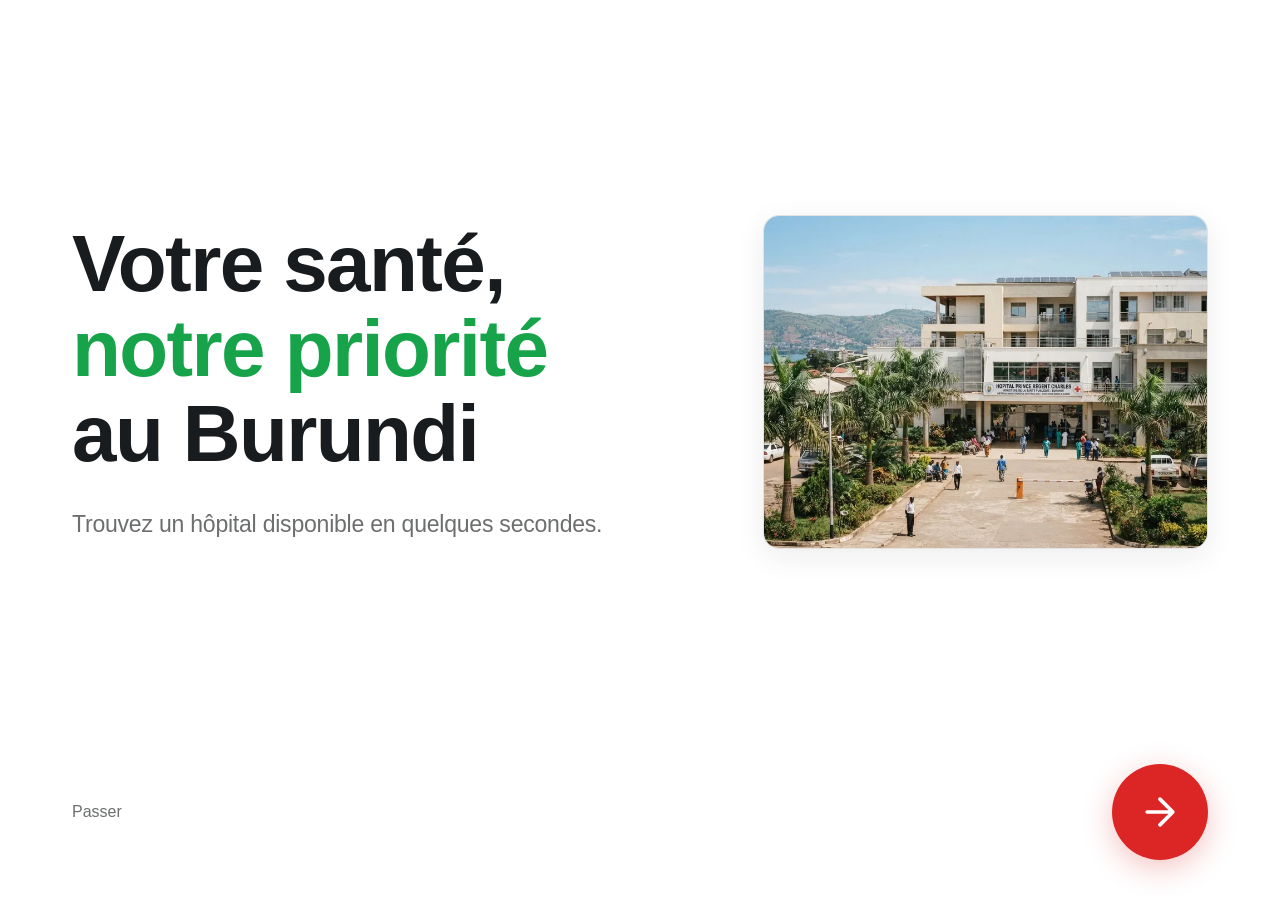
<file: frontend/index.html>
<!DOCTYPE html>
<html lang="fr">
<head>
  <meta charset="UTF-8">
  <meta name="viewport" content="width=device-width, initial-scale=1.0, viewport-fit=cover">
  <title>Urgences Burundi</title>
  <meta name="description" content="Plateforme centralisée du Ministère de la Santé pour la gestion des urgences vitales et la prise de rendez-vous médical au Burundi.">
  <meta name="theme-color" content="#FFFFFF">

  <!--
    Point d'entrée du dossier : la visite debute sur l'onboarding.
    Deux mecanismes se redundent volontairement —
      1. le script, qui redirige sans laisser d'entrée dans l'historique
         (la touche "retour" du navigateur ne ramène pas ici) ;
      2. la balise meta refresh, qui couvre le cas où le JavaScript est
         bloque ou desactive.
    Le lien visible est le filet de securite pour un navigateur sans
    JavaScript ni meta refresh : il emmene quand meme a l'ecran 1.
  -->
  <meta http-equiv="refresh" content="0; url=onboarding-1.html">
  <link rel="canonical" href="onboarding-1.html">
  <link rel="icon" href="assets/img/logo.svg" type="image/svg+xml">

  <style>
    body {
      margin: 0;
      min-height: 100svh;
      display: grid;
      place-items: center;
      gap: 1rem;
      background: #FFFFFF;
      color: #191C1E;
      font-family: 'Plus Jakarta Sans', 'Inter', -apple-system, BlinkMacSystemFont,
                   'Segoe UI', Roboto, sans-serif;
      text-align: center;
      padding: 2rem;
    }
    .marque {
      display: flex;
      align-items: center;
      gap: 0.6rem;
      font-size: 1.25rem;
      font-weight: 800;
      letter-spacing: -0.02em;
    }
    .marque span {
      display: grid;
      place-items: center;
      width: 40px;
      height: 40px;
      border-radius: 12px;
      background: #16A34A;
      color: #FFFFFF;
      font-size: 24px;
      line-height: 1;
    }
    a { color: #16A34A; font-weight: 600; }
    .filet { color: rgba(25, 28, 30, 0.4); font-size: 0.9375rem; }
  </style>
</head>
<body>
  <p class="marque"><span aria-hidden="true">+</span> Urgences Burundi</p>
  <p class="filet">Ouverture de l'accueil…</p>
  <p><a href="onboarding-1.html">Continuer vers l'accueil</a></p>

  <script>location.replace("onboarding-1.html");</script>
</body>
</html>
</file>
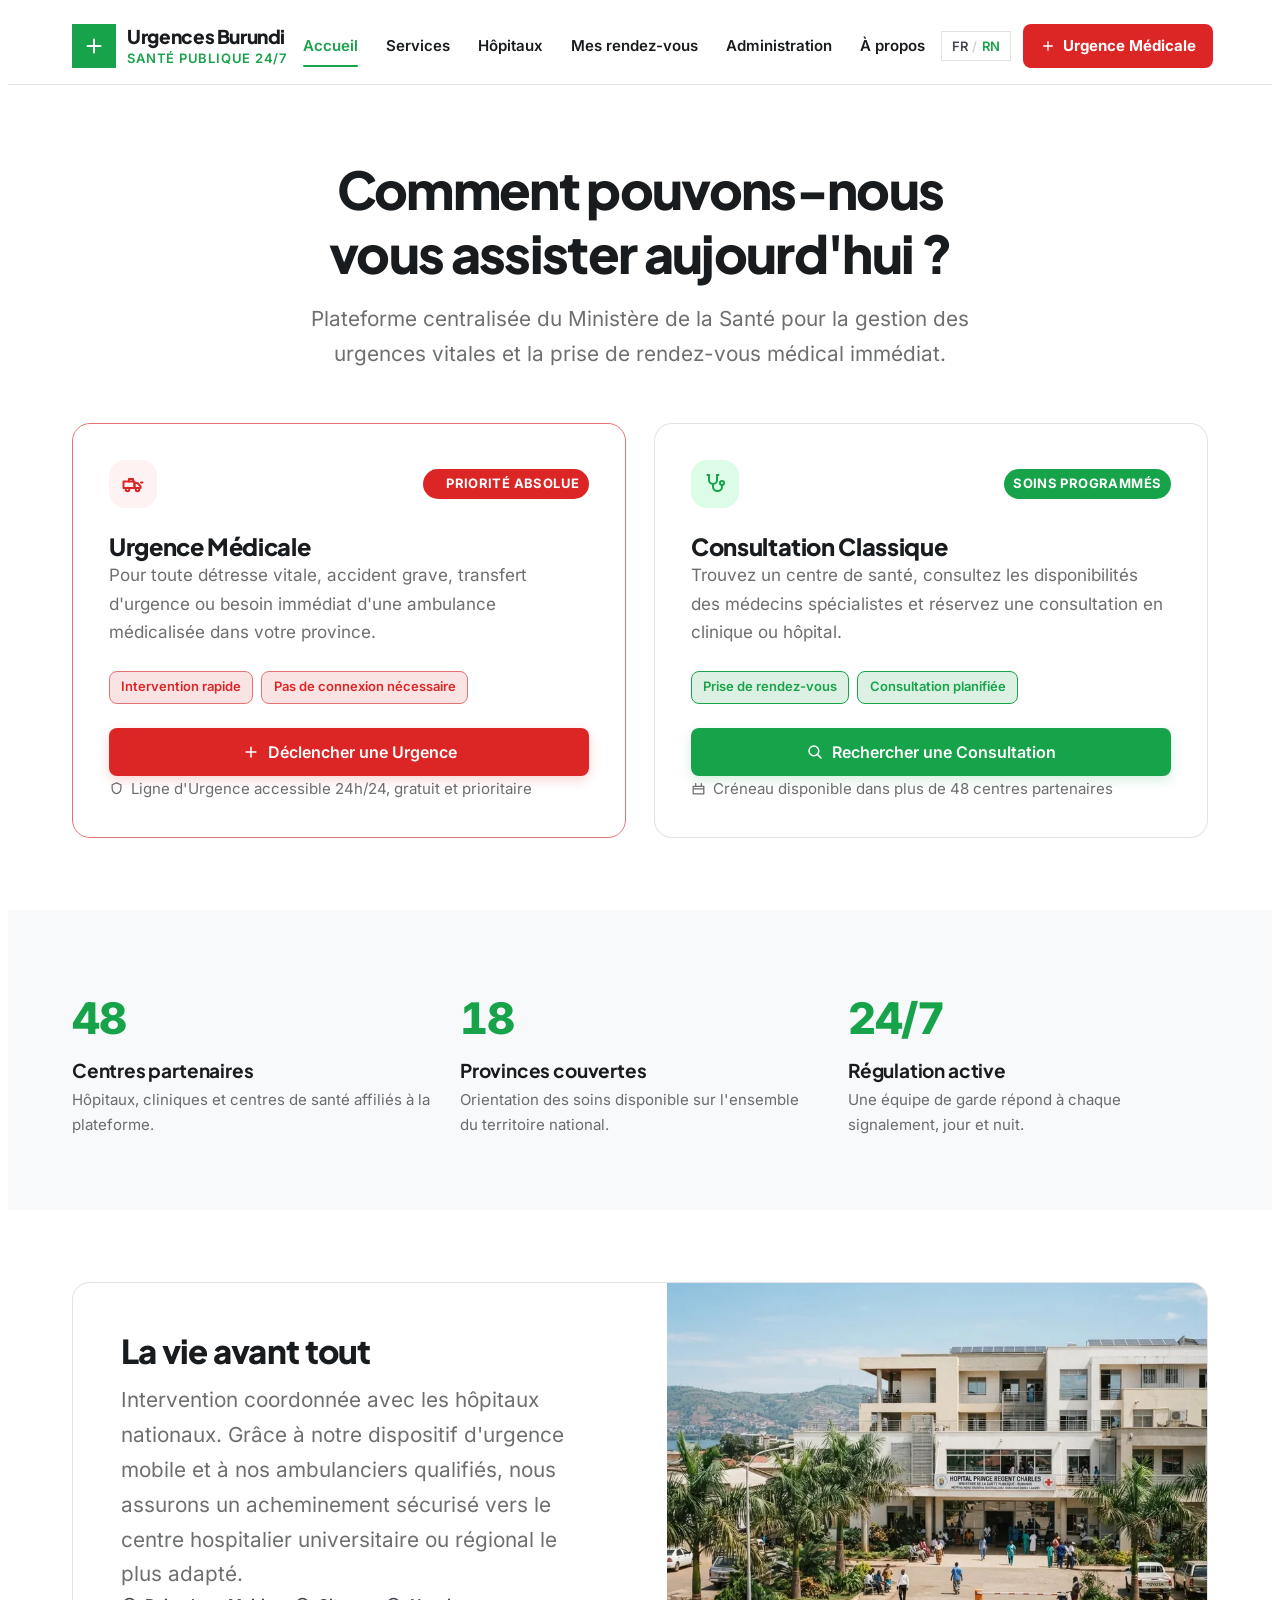
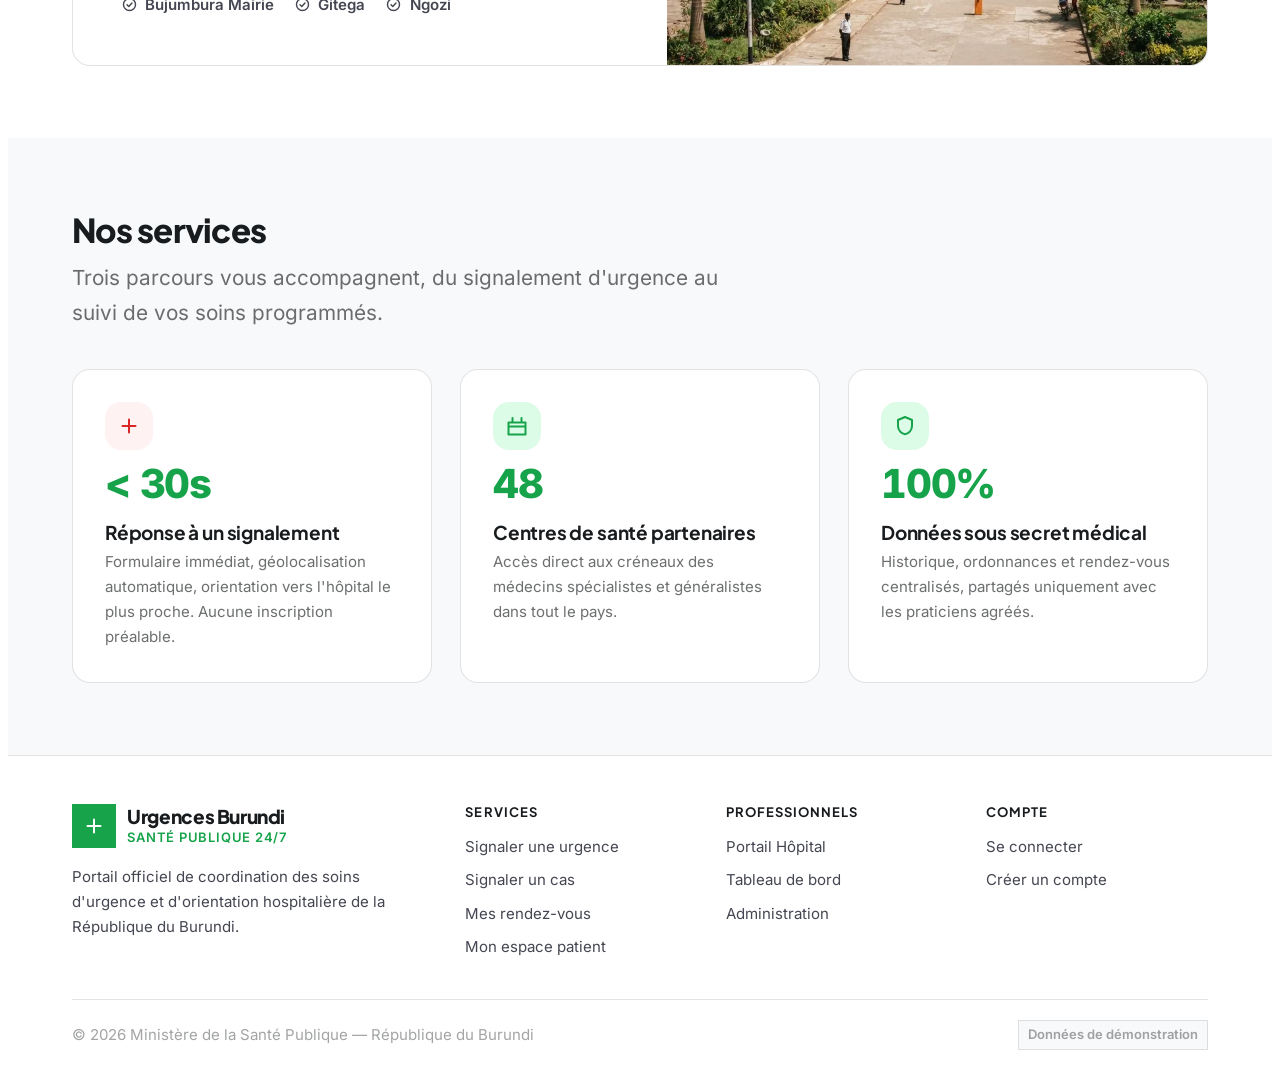
<file: frontend/accueil.html>
<!DOCTYPE html>
<html lang="fr">
<head>
  <meta charset="UTF-8">
  <meta name="viewport" content="width=device-width, initial-scale=1.0, viewport-fit=cover">
  <title>Accueil — Urgences Burundi</title>
  <meta name="description" content="Plateforme centralisée du Ministère de la Santé pour la gestion des urgences vitales et la prise de rendez-vous médical au Burundi.">
  <meta name="theme-color" content="#FFFFFF">
  <link rel="preload" href="assets/fonts/Inter-var.woff2" as="font" type="font/woff2" crossorigin>
  <link rel="preload" href="assets/fonts/PlusJakartaSans-var.woff2" as="font" type="font/woff2" crossorigin>

  <link rel="stylesheet" href="ui.css?v=4">
  <link rel="icon" href="assets/img/logo.svg" type="image/svg+xml">
  <style>[v-cloak]{display:none}</style>
</head>
<body>
<div id="app" class="ub" v-cloak>

  <ub-header section="accueil"></ub-header>

  <main class="ub-main">

    <!-- ============ DEUX PORTES D'ENTREE ============ -->
    <section class="ub-sec">
      <div class="ub-wrap">
        <div class="ub-hero">
          <h1 class="ub-hero__t">Comment pouvons-nous vous assister aujourd'hui ?</h1>
          <p class="ub-lead">
            Plateforme centralisée du Ministère de la Santé pour la gestion des urgences
            vitales et la prise de rendez-vous médical immédiat.
          </p>
        </div>

        <div class="ub-grid ub-grid--2">

          <article class="ub-panel ub-panel--urgent ub-a ub-d2">
            <div class="ub-panel__top">
              <span class="ub-ico ub-ico--urgent"><ub-icon name="ambulance" :size="24"></ub-icon></span>
              <span class="ub-tag ub-tag--urgent">
                <span class="ub-live ub-live-ring ub-dot"></span>
                Priorité Absolue
              </span>
            </div>
            <h2 class="ub-panel__h">Urgence Médicale</h2>
            <p class="ub-panel__p">
              Pour toute détresse vitale, accident grave, transfert d'urgence ou besoin
              immédiat d'une ambulance médicalisée dans votre province.
            </p>
            <div class="ub-panel__tags">
              <span class="ub-chip">Intervention rapide</span>
              <span class="ub-chip">Pas de connexion nécessaire</span>
            </div>
            <a class="ub-btn ub-btn--urgent ub-btn--block" href="signaler-une-urgence.html">
              <ub-icon name="plus" :size="18"></ub-icon> Déclencher une Urgence
            </a>
            <p class="ub-panel__foot">
              <ub-icon name="shield" :size="15"></ub-icon>
              Ligne d'Urgence accessible 24h/24, gratuit et prioritaire
            </p>
          </article>

          <article class="ub-panel ub-a ub-d3">
            <div class="ub-panel__top">
              <span class="ub-ico"><ub-icon name="stethoscope" :size="24"></ub-icon></span>
              <span class="ub-tag">Soins Programmés</span>
            </div>
            <h2 class="ub-panel__h">Consultation Classique</h2>
            <p class="ub-panel__p">
              Trouvez un centre de santé, consultez les disponibilités des médecins
              spécialistes et réservez une consultation en clinique ou hôpital.
            </p>
            <div class="ub-panel__tags">
              <span class="ub-chip ub-chip--ok">Prise de rendez-vous</span>
              <span class="ub-chip ub-chip--ok">Consultation planifiée</span>
            </div>
            <a class="ub-btn ub-btn--ok ub-btn--block" href="mes-rendez-vous.html">
              <ub-icon name="search" :size="18"></ub-icon> Rechercher une Consultation
            </a>
            <p class="ub-panel__foot">
              <ub-icon name="calendar" :size="15"></ub-icon>
              Créneau disponible dans plus de 48 centres partenaires
            </p>
          </article>

        </div>
      </div>
    </section>

    <!-- ============ CHIFFRES ============ -->
    <section class="ub-sec ub-sec--soft">
      <div class="ub-wrap">
        <div class="ub-grid ub-grid--3">
          <div class="ub-reveal" data-d="0">
            <ub-stat valeur="48" :cible="48" label="Centres partenaires"
                     detail="Hôpitaux, cliniques et centres de santé affiliés à la plateforme."></ub-stat>
          </div>
          <div class="ub-reveal" data-d="100">
            <ub-stat valeur="18" :cible="18" label="Provinces couvertes"
                     detail="Orientation des soins disponible sur l'ensemble du territoire national."></ub-stat>
          </div>
          <div class="ub-reveal" data-d="200">
            <ub-stat valeur="24/7" label="Régulation active"
                     detail="Une équipe de garde répond à chaque signalement, jour et nuit."></ub-stat>
          </div>
        </div>
      </div>
    </section>

    <!-- ============ NOTRE DISPOSITIF ============ -->
    <section class="ub-sec" id="a-propos">
      <div class="ub-wrap">
        <div class="ub-split ub-reveal">
          <div class="ub-split__body">
            <h2 class="ub-h2">La vie avant tout</h2>
            <p class="ub-lead">
              Intervention coordonnée avec les hôpitaux nationaux. Grâce à notre dispositif
              d'urgence mobile et à nos ambulanciers qualifiés, nous assurons un acheminement
              sécurisé vers le centre hospitalier universitaire ou régional le plus adapté.
            </p>
            <ul class="ub-checklist">
              <li><ub-icon name="checkCircle" :size="17"></ub-icon> Bujumbura Mairie</li>
              <li><ub-icon name="checkCircle" :size="17"></ub-icon> Gitega</li>
              <li><ub-icon name="checkCircle" :size="17"></ub-icon> Ngozi</li>
            </ul>
          </div>
          <figure class="ub-split__media">
            <picture><source srcset="assets/img/hopital-bujumbura-800.webp" type="image/webp"><img src="assets/img/hopital-bujumbura.jpg" alt="Hôpital Prince Régent Charles à Bujumbura : entrée principale du service d'urgence" width="1200" height="896" loading="lazy"></picture>
          </figure>
        </div>
      </div>
    </section>

    <!-- ============ SERVICES ============ -->
    <section class="ub-sec ub-sec--soft">
      <div class="ub-wrap">
        <div class="ub-sect__head">
          <h2 class="ub-h2">Nos services</h2>
          <p class="ub-lead">Trois parcours vous accompagnent, du signalement d'urgence au suivi de vos soins programmés.</p>
        </div>

        <div class="ub-grid ub-grid--3">
          <article class="ub-card ub-reveal" data-d="0">
            <span class="ub-ico ub-ico--urgent"><ub-icon name="plus" :size="24"></ub-icon></span>
            <p class="ub-figure">&lt; 30s</p>
            <p class="ub-stat__t">Réponse à un signalement</p>
            <p class="ub-stat__d">
              Formulaire immédiat, géolocalisation automatique, orientation vers l'hôpital
              le plus proche. Aucune inscription préalable.
            </p>
          </article>

          <article class="ub-card ub-reveal" data-d="100">
            <span class="ub-ico"><ub-icon name="calendar" :size="24"></ub-icon></span>
            <p class="ub-figure">48</p>
            <p class="ub-stat__t">Centres de santé partenaires</p>
            <p class="ub-stat__d">
              Accès direct aux créneaux des médecins spécialistes et généralistes dans
              tout le pays.
            </p>
          </article>

          <article class="ub-card ub-reveal" data-d="200">
            <span class="ub-ico"><ub-icon name="shield" :size="24"></ub-icon></span>
            <p class="ub-figure">100%</p>
            <p class="ub-stat__t">Données sous secret médical</p>
            <p class="ub-stat__d">
              Historique, ordonnances et rendez-vous centralisés, partagés uniquement avec
              les praticiens agréés.
            </p>
          </article>
        </div>
      </div>
    </section>

  </main>

  <ub-footer></ub-footer>
</div>

<script src="assets/vendor/vue.global.prod.js?v=1"></script>
<script src="data.js?v=4"></script>
<script src="components.js?v=4"></script>
<script src="ui.js?v=4"></script>
<script>UB.mount();</script>
</body>
</html>
</file>
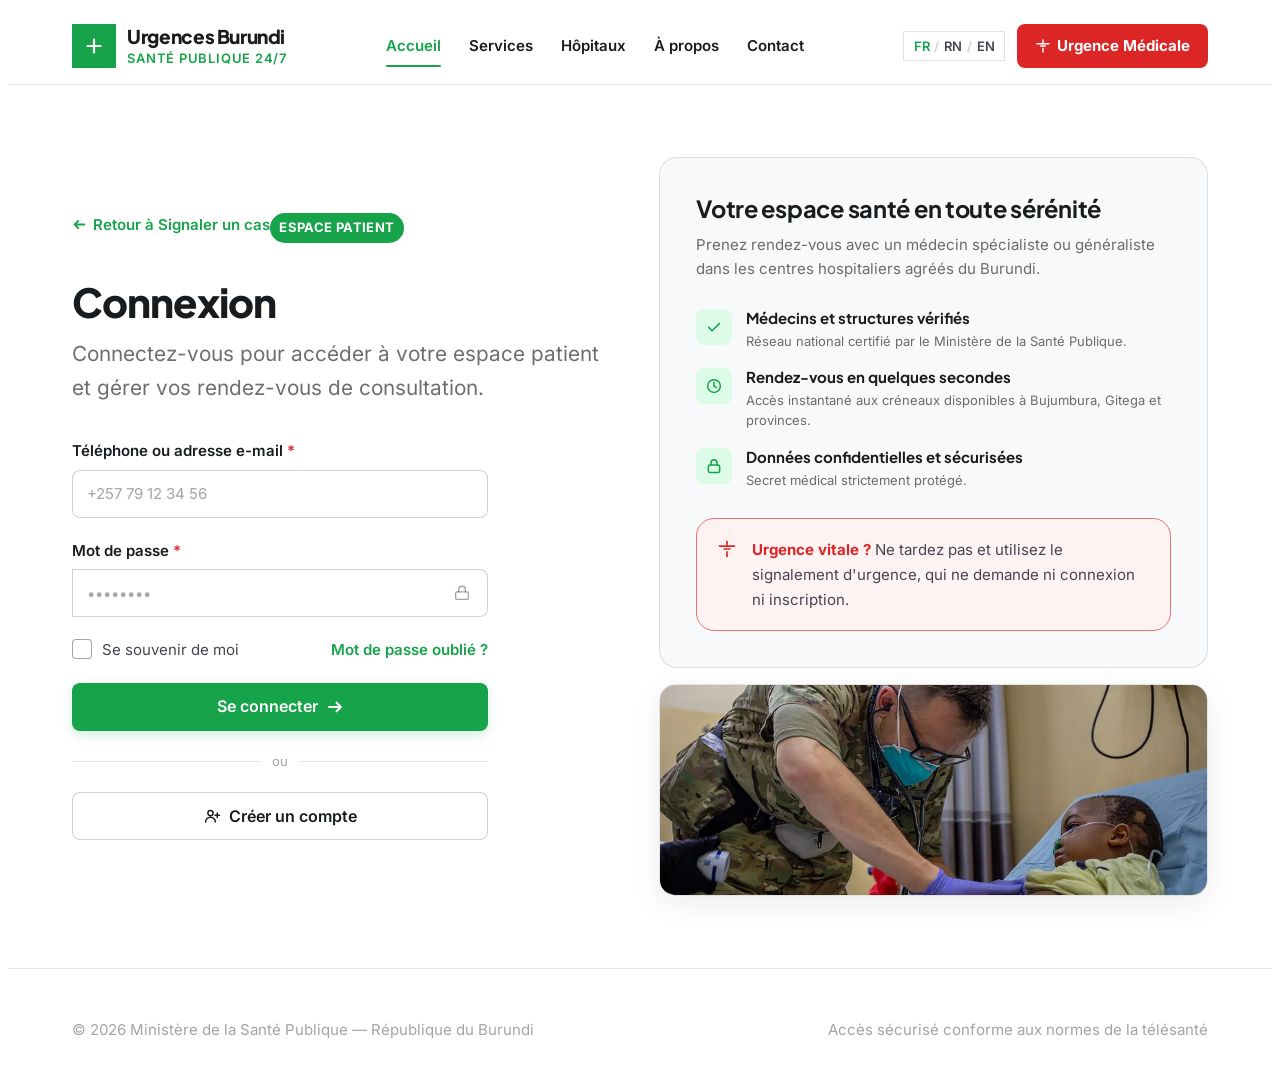
<file: frontend/connexion.html>
<!DOCTYPE html>
<html lang="fr">
<head>
  <meta charset="UTF-8">
  <meta name="viewport" content="width=device-width, initial-scale=1.0, viewport-fit=cover">
  <title>Connexion — Urgences Burundi</title>
  <meta name="description" content="Connectez-vous pour accéder à votre espace patient et gérer vos rendez-vous de consultation.">
  <meta name="theme-color" content="#FFFFFF">
  <link rel="preload" href="assets/fonts/Inter-var.woff2" as="font" type="font/woff2" crossorigin>
  <link rel="preload" href="assets/fonts/PlusJakartaSans-var.woff2" as="font" type="font/woff2" crossorigin>

  <link rel="stylesheet" href="ui.css?v=4">
  <link rel="icon" href="assets/img/logo.svg" type="image/svg+xml">
  <style>[v-cloak]{display:none}</style>
</head>
<body>
<div id="app" class="ub" v-cloak>

  <header class="ub-head">
    <div class="ub-head-in">
      <a class="ub-brand" href="accueil.html">
        <span class="ub-brand-mark" aria-hidden="true">
          <svg viewBox="0 0 24 24" fill="none" stroke="currentColor" stroke-width="2.2"
               stroke-linecap="round" stroke-linejoin="round" aria-hidden="true"><path d="M12 5.5v13M5.5 12h13"/></svg>
        </span>
        <span class="ub-brand-txt"><b>Urgences Burundi</b><span>Santé Publique 24/7</span></span>
      </a>

      <nav class="ub-nav" aria-label="Navigation principale">
        <a href="accueil.html" aria-current="page">Accueil</a>
        <a href="signaler-un-cas.html">Services</a>
        <a href="signaler-une-urgence.html">Hôpitaux</a>
        <a href="accueil.html#a-propos">À propos</a>
        <a href="portail-hopital.html">Contact</a>
      </nav>

      <div class="ub-head-actions">
        <button class="ub-lang" type="button" aria-label="Changer de langue">
          <span class="on">FR</span><span class="sep">/</span><span>RN</span><span class="sep">/</span><span>EN</span>
        </button>
        <a class="ub-urgent-btn" href="signaler-une-urgence.html">
          <svg viewBox="0 0 24 24" fill="none" stroke="currentColor" stroke-width="2.2"
               stroke-linecap="round" stroke-linejoin="round" aria-hidden="true">
            <path d="M3 8.5h18M12 3v5.5M12 15.5V21M8.5 12h7"/>
          </svg>
          <span>Urgence Médicale</span>
        </a>
      </div>
    </div>
  </header>

  <main class="ub-main">
    <section class="ub-sec">
      <div class="ub-wrap">
        <div class="ub-cols" style="display:grid;grid-template-columns:1fr 1fr;gap:clamp(1.5rem,3vw,3.5rem);align-items:center">

          <!-- ============ FORMULAIRE ============ -->
          <div class="ub-a">
            <a class="ub-link" href="accueil.html" style="margin-bottom:1.5rem">
              <svg viewBox="0 0 16 16" fill="none" stroke="currentColor" stroke-width="1.9"
                   stroke-linecap="round" stroke-linejoin="round" aria-hidden="true">
                <path d="M13.2 8H2.8M6.6 4.2 2.8 8l3.8 3.8"/>
              </svg>
              Retour à Signaler un cas
            </a>

            <span class="ub-tag">Espace Patient</span>
            <h1 class="ub-h2" style="font-size:clamp(1.75rem,3.4vw,2.5rem);margin-top:1rem">Connexion</h1>
            <p class="ub-lead" style="margin-top:0.6rem;margin-bottom:2rem">
              Connectez-vous pour accéder à votre espace patient et gérer vos rendez-vous
              de consultation.
            </p>

            <form data-validate novalidate style="display:grid;gap:1.25rem;max-width:26rem">

              <p class="ub-hint--bad" data-form-note data-msg="Complétez les champs obligatoires ci-dessous."
                 style="display:none;padding:0.75rem 1rem;border:1px solid var(--ub-urgent);
                        border-radius:var(--ub-radius);background:var(--ub-soft-bg)" role="alert"></p>

              <div class="ub-field">
                <label for="id">Téléphone ou adresse e-mail <span class="req" aria-hidden="true">*</span></label>
                <input class="ub-input" id="id" name="id" type="text" required
                       autocomplete="username" placeholder="+257 79 12 34 56">
              </div>

              <div class="ub-field">
                <label for="pwd">Mot de passe <span class="req" aria-hidden="true">*</span></label>
                <div class="ub-input-wrap">
                  <input class="ub-input" id="pwd" name="pwd" type="password" required
                         autocomplete="current-password" placeholder="••••••••">
                  <button type="button" aria-label="Afficher le mot de passe"
                          style="position:absolute;right:0.5rem;top:50%;translate:0 -50%;
                                 width:36px;height:36px;display:grid;place-items:center;
                                 border:0;background:none;cursor:pointer;color:var(--ub-ink-40)">
                    <svg viewBox="0 0 24 24" width="18" height="18" fill="none" stroke="currentColor"
                         stroke-width="1.8" stroke-linecap="round" aria-hidden="true">
                      <rect x="3.5" y="10.5" width="17" height="10" rx="2"/>
                      <path d="M7.5 10.5V7.5a4.5 4.5 0 0 1 9 0v3"/>
                    </svg>
                  </button>
                </div>
              </div>

              <div style="display:flex;align-items:center;justify-content:space-between;gap:1rem;flex-wrap:wrap">
                <label class="ub-check">
                  <input type="checkbox" id="memo" name="memo">
                  <span>Se souvenir de moi</span>
                </label>
                <a class="ub-link" href="#">Mot de passe oublié ?</a>
              </div>

              <button class="ub-btn ub-btn--ok" type="submit">
                Se connecter
                <svg viewBox="0 0 16 16" fill="none" stroke="currentColor" stroke-width="1.9"
                     stroke-linecap="round" stroke-linejoin="round" aria-hidden="true">
                  <path d="M2.8 8h10.4M9.4 4.2 13.2 8l-3.8 3.8"/>
                </svg>
              </button>

              <div style="display:flex;align-items:center;gap:0.75rem;color:var(--ub-ink-40);font-size:0.8125rem">
                <span style="flex:1;height:1px;background:var(--ub-ink-12)"></span>
                ou
                <span style="flex:1;height:1px;background:var(--ub-ink-12)"></span>
              </div>

              <a class="ub-btn ub-btn--ghost" href="creer-un-compte.html">
                <svg viewBox="0 0 24 24" fill="none" stroke="currentColor" stroke-width="2"
                     stroke-linecap="round" stroke-linejoin="round" aria-hidden="true">
                  <circle cx="10" cy="8" r="3.5"/><path d="M3.5 20a6.5 6.5 0 0 1 13 0M19 8v6M16 11h6"/>
                </svg>
                Créer un compte
              </a>
            </form>
          </div>

          <!-- ============ VISUEL ============ -->
          <div class="ub-a ub-d3 ub-a--veil" style="position:relative">
            <div class="ub-card ub-card--soft" style="padding:clamp(1.5rem,3vw,2.25rem)">
              <h2 class="ub-h3">Votre espace santé en toute sérénité</h2>
              <p style="margin-top:0.6rem;color:var(--ub-ink-64);font-size:0.9375rem;line-height:1.6">
                Prenez rendez-vous avec un médecin spécialiste ou généraliste dans les
                centres hospitaliers agréés du Burundi.
              </p>

              <ul style="display:grid;gap:1.1rem;margin-top:1.75rem">
                <li style="display:flex;gap:0.85rem;align-items:flex-start">
                  <span class="ub-ico ub-ico--sm" aria-hidden="true">
                    <svg viewBox="0 0 24 24" fill="none" stroke="currentColor" stroke-width="2"
                         stroke-linecap="round" stroke-linejoin="round" aria-hidden="true">
                      <path d="m5 12.5 4.5 4.5L19 7.5"/>
                    </svg>
                  </span>
                  <div>
                    <h3 style="font-size:0.9375rem;font-weight:700;margin-bottom:0.2rem">
                      Médecins et structures vérifiés
                    </h3>
                    <p style="font-size:0.8125rem;color:var(--ub-ink-64);line-height:1.55">
                      Réseau national certifié par le Ministère de la Santé Publique.
                    </p>
                  </div>
                </li>

                <li style="display:flex;gap:0.85rem;align-items:flex-start">
                  <span class="ub-ico ub-ico--sm" aria-hidden="true">
                    <svg viewBox="0 0 24 24" fill="none" stroke="currentColor" stroke-width="2"
                         stroke-linecap="round" stroke-linejoin="round" aria-hidden="true">
                      <circle cx="12" cy="12" r="8.5"/><path d="M12 7v5.2l3.4 2"/>
                    </svg>
                  </span>
                  <div>
                    <h3 style="font-size:0.9375rem;font-weight:700;margin-bottom:0.2rem">
                      Rendez-vous en quelques secondes
                    </h3>
                    <p style="font-size:0.8125rem;color:var(--ub-ink-64);line-height:1.55">
                      Accès instantané aux créneaux disponibles à Bujumbura, Gitega et provinces.
                    </p>
                  </div>
                </li>

                <li style="display:flex;gap:0.85rem;align-items:flex-start">
                  <span class="ub-ico ub-ico--sm" aria-hidden="true">
                    <svg viewBox="0 0 24 24" fill="none" stroke="currentColor" stroke-width="2"
                         stroke-linecap="round" stroke-linejoin="round" aria-hidden="true">
                      <rect x="4.5" y="10.5" width="15" height="10" rx="2"/>
                      <path d="M8 10.5V7.5a4 4 0 0 1 8 0v3"/>
                    </svg>
                  </span>
                  <div>
                    <h3 style="font-size:0.9375rem;font-weight:700;margin-bottom:0.2rem">
                      Données confidentielles et sécurisées
                    </h3>
                    <p style="font-size:0.8125rem;color:var(--ub-ink-64);line-height:1.55">
                      Secret médical strictement protégé.
                    </p>
                  </div>
                </li>
              </ul>

              <div class="ub-note ub-note--urgent" style="margin-top:1.75rem">
                <svg viewBox="0 0 24 24" fill="none" stroke="currentColor" stroke-width="2"
                     stroke-linecap="round" stroke-linejoin="round" aria-hidden="true">
                  <path d="M3 8.5h18M12 3v5.5M12 15.5V21M8.5 12h7"/>
                </svg>
                <span>
                  <strong>Urgence vitale ?</strong> Ne tardez pas et utilisez le signalement
                  d'urgence, qui ne demande ni connexion ni inscription.
                </span>
              </div>
            </div>

            <!-- Photo : soins en cours -->
            <figure style="margin-top:1rem;border-radius:var(--ub-radius-lg);overflow:hidden;
                            border:1px solid var(--ub-ink-12);box-shadow:var(--ub-shadow)">
              <picture><source srcset="assets/img/hopital-soins-800.webp" type="image/webp"><img src="assets/img/hopital-soins.jpg" alt="Équipe soignante s'occupant d'un patient" width="1280" height="853" loading="lazy" style="width:100%;height:210px;object-fit:cover"></picture>
            </figure>
          </div>

        </div>
      </div>
    </section>
  </main>

  <footer class="ub-foot">
    <div class="ub-wrap">
      <div class="ub-foot-bottom" style="margin-top:0;border-top:0;padding-top:0">
        <span>© 2026 Ministère de la Santé Publique — République du Burundi</span>
        <span>Accès sécurisé conforme aux normes de la télésanté</span>
      </div>
    </div>
  </footer>

</div>

  <script src="assets/vendor/vue.global.prod.js?v=1"></script>
  <script src="data.js?v=4"></script>
  <script src="components.js?v=4"></script>
  <script src="ui.js?v=4"></script>
<script>UB.mount();</script>
</body>
</html>
</file>
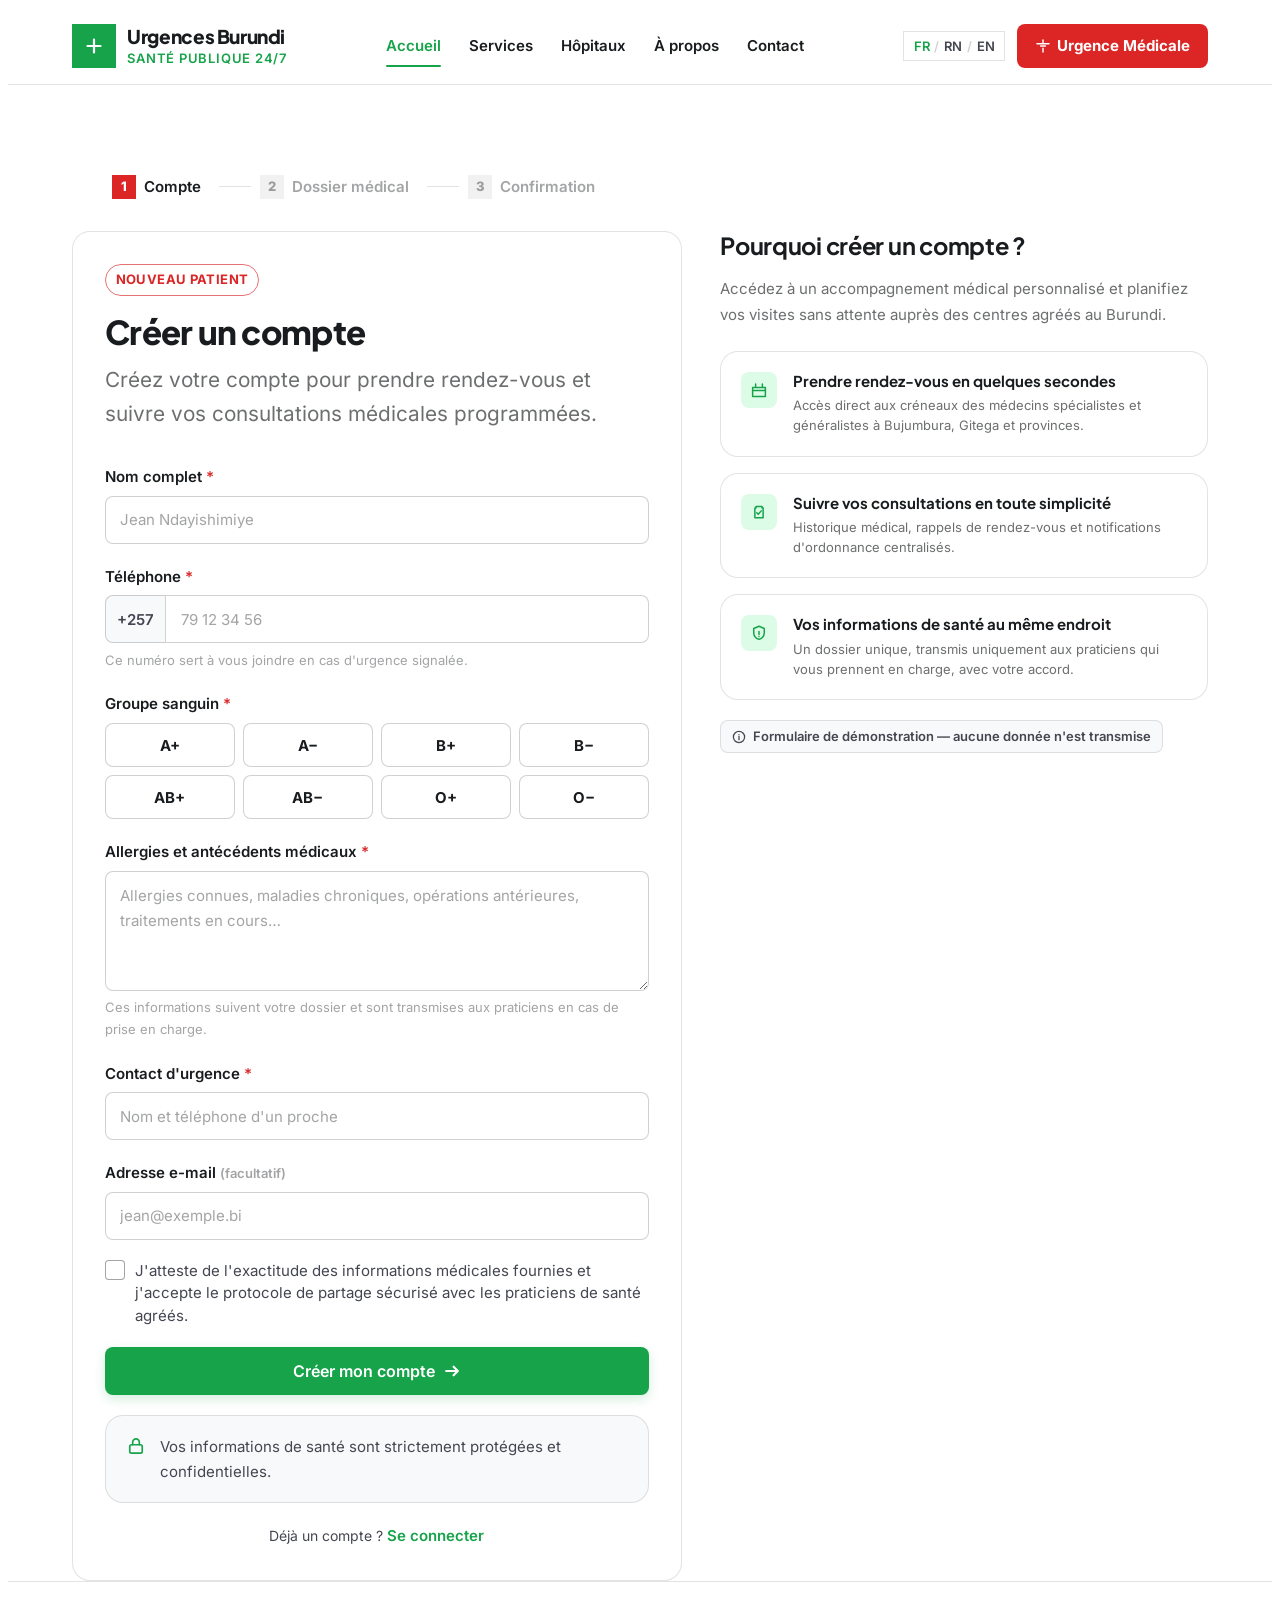
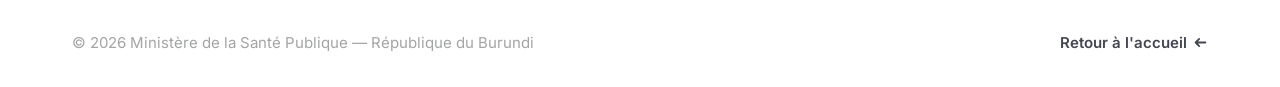
<file: frontend/creer-un-compte.html>
<!DOCTYPE html>
<html lang="fr">
<head>
  <meta charset="UTF-8">
  <meta name="viewport" content="width=device-width, initial-scale=1.0, viewport-fit=cover">
  <title>Créer un compte — Urgences Burundi</title>
  <meta name="description" content="Créez votre compte pour prendre rendez-vous et suivre vos consultations médicales programmées au Burundi.">
  <meta name="theme-color" content="#FFFFFF">
  <link rel="preload" href="assets/fonts/Inter-var.woff2" as="font" type="font/woff2" crossorigin>
  <link rel="preload" href="assets/fonts/PlusJakartaSans-var.woff2" as="font" type="font/woff2" crossorigin>

  <link rel="stylesheet" href="ui.css?v=4">
  <link rel="icon" href="assets/img/logo.svg" type="image/svg+xml">
  <style>[v-cloak]{display:none}</style>
</head>
<body>
<div id="app" class="ub" v-cloak>

  <header class="ub-head">
    <div class="ub-head-in">
      <a class="ub-brand" href="accueil.html">
        <span class="ub-brand-mark" aria-hidden="true">
          <svg viewBox="0 0 24 24" fill="none" stroke="currentColor" stroke-width="2.2"
               stroke-linecap="round" stroke-linejoin="round" aria-hidden="true"><path d="M12 5.5v13M5.5 12h13"/></svg>
        </span>
        <span class="ub-brand-txt"><b>Urgences Burundi</b><span>Santé Publique 24/7</span></span>
      </a>

      <nav class="ub-nav" aria-label="Navigation principale">
        <a href="accueil.html" aria-current="page">Accueil</a>
        <a href="signaler-un-cas.html">Services</a>
        <a href="signaler-une-urgence.html">Hôpitaux</a>
        <a href="accueil.html#a-propos">À propos</a>
        <a href="portail-hopital.html">Contact</a>
      </nav>

      <div class="ub-head-actions">
        <button class="ub-lang" type="button" aria-label="Changer de langue">
          <span class="on">FR</span><span class="sep">/</span><span>RN</span><span class="sep">/</span><span>EN</span>
        </button>
        <a class="ub-urgent-btn" href="signaler-une-urgence.html">
          <svg viewBox="0 0 24 24" fill="none" stroke="currentColor" stroke-width="2.2"
               stroke-linecap="round" stroke-linejoin="round" aria-hidden="true">
            <path d="M3 8.5h18M12 3v5.5M12 15.5V21M8.5 12h7"/>
          </svg>
          <span>Urgence Médicale</span>
        </a>
      </div>
    </div>
  </header>

  <main class="ub-main">

    <!-- ============ FIL D'ÉTAPES ============ -->
    <section class="ub-sec" style="padding-bottom:0">
      <div class="ub-wrap">
        <ol class="ub-trail ub-a">
          <li class="is-now"><span class="n">1</span> Compte</li>
          <li><span class="n">2</span> Dossier médical</li>
          <li><span class="n">3</span> Confirmation</li>
        </ol>

        <div class="ub-cols" style="display:grid;grid-template-columns:1.25fr 1fr;gap:clamp(1.5rem,3vw,3rem);align-items:start">

          <!-- ============ FORMULAIRE ============ -->
          <div class="ub-card ub-a ub-d2">
            <span class="ub-tag ub-tag--ghost ub-a--pop">Nouveau patient</span>
            <h1 class="ub-h2" style="margin-top:1rem">Créer un compte</h1>
            <p class="ub-lead" style="margin-top:0.6rem;margin-bottom:2rem">
              Créez votre compte pour prendre rendez-vous et suivre vos consultations
              médicales programmées.
            </p>

            <form data-validate novalidate style="display:grid;gap:1.25rem">

              <p class="ub-hint--bad" data-form-note data-msg="Complétez les champs obligatoires ci-dessous."
                 style="display:none;padding:0.75rem 1rem;border:1px solid var(--ub-urgent);
                        border-radius:var(--ub-radius);background:var(--ub-soft-bg)" role="alert"></p>

              <div class="ub-field">
                <label for="nom">Nom complet <span class="req" aria-hidden="true">*</span></label>
                <input class="ub-input" id="nom" name="nom" type="text" required
                       autocomplete="name" placeholder="Jean Ndayishimiye">
              </div>

              <div class="ub-field">
                <label for="tel">Téléphone <span class="req" aria-hidden="true">*</span></label>
                <div class="ub-input-wrap">
                  <span class="ub-prefix">+257</span>
                  <input class="ub-input" id="tel" name="tel" type="tel" required
                         autocomplete="tel" inputmode="tel" placeholder="79 12 34 56">
                </div>
                <p class="ub-hint">Ce numéro sert à vous joindre en cas d'urgence signalée.</p>
              </div>

              <!-- Groupe sanguin : pastilles sélectionnables -->
              <div class="ub-field">
                <label id="grp-lbl">Groupe sanguin <span class="req" aria-hidden="true">*</span></label>
                <div class="ub-blood" role="group" aria-labelledby="grp-lbl" data-pick="single">
                  <button type="button" aria-pressed="false">A+</button>
                  <button type="button" aria-pressed="false">A−</button>
                  <button type="button" aria-pressed="false">B+</button>
                  <button type="button" aria-pressed="false">B−</button>
                  <button type="button" aria-pressed="false">AB+</button>
                  <button type="button" aria-pressed="false">AB−</button>
                  <button type="button" aria-pressed="false">O+</button>
                  <button type="button" aria-pressed="false">O−</button>
                </div>
              </div>

              <div class="ub-field">
                <label for="allergies">Allergies et antécédents médicaux <span class="req" aria-hidden="true">*</span></label>
                <textarea class="ub-textarea" id="allergies" name="allergies" required
                          placeholder="Allergies connues, maladies chroniques, opérations antérieures, traitements en cours…"></textarea>
                <p class="ub-hint">Ces informations suivent votre dossier et sont transmises aux praticiens en cas de prise en charge.</p>
              </div>

              <div class="ub-field">
                <label for="contact">Contact d'urgence <span class="req" aria-hidden="true">*</span></label>
                <input class="ub-input" id="contact" name="contact" type="text" required
                       placeholder="Nom et téléphone d'un proche">
              </div>

              <div class="ub-field">
                <label for="mail">Adresse e-mail <span class="ub-hint">(facultatif)</span></label>
                <input class="ub-input" id="mail" name="mail" type="email" autocomplete="email"
                       placeholder="jean@exemple.bi">
              </div>

              <label class="ub-check">
                <input type="checkbox" id="attestation" name="attestation" required
                     aria-describedby="attestation-txt">
                <span id="attestation-txt">
                  J'atteste de l'exactitude des informations médicales fournies et j'accepte
                  le protocole de partage sécurisé avec les praticiens de santé agréés.
                </span>
              </label>

              <button class="ub-btn ub-btn--ok" type="submit">
                Créer mon compte
                <svg viewBox="0 0 16 16" fill="none" stroke="currentColor" stroke-width="1.9"
                     stroke-linecap="round" stroke-linejoin="round" aria-hidden="true">
                  <path d="M2.8 8h10.4M9.4 4.2 13.2 8l-3.8 3.8"/>
                </svg>
              </button>

              <p class="ub-note">
                <svg viewBox="0 0 24 24" fill="none" stroke="currentColor" stroke-width="2"
                     stroke-linecap="round" stroke-linejoin="round" aria-hidden="true">
                  <rect x="4.5" y="10.5" width="15" height="10" rx="2"/>
                  <path d="M8 10.5V7.5a4 4 0 0 1 8 0v3"/>
                </svg>
                <span>Vos informations de santé sont strictement protégées et confidentielles.</span>
              </p>

              <p style="font-size:0.875rem;color:var(--ub-ink-soft);text-align:center">
                Déjà un compte ?
                <a class="ub-link" href="connexion.html" style="display:inline-flex">Se connecter</a>
              </p>
            </form>
          </div>

          <!-- ============ RAISONS ============ -->
          <aside>
            <h2 class="ub-h3 ub-a ub-d3" style="margin-bottom:1rem">Pourquoi créer un compte ?</h2>
            <p class="ub-lead ub-a ub-d3" style="font-size:0.9375rem;margin-bottom:1.5rem">
              Accédez à un accompagnement médical personnalisé et planifiez vos visites sans
              attente auprès des centres agréés au Burundi.
            </p>

            <ul style="display:grid;gap:1rem">
              <li class="ub-card ub-card--flat ub-reveal" data-d="0"
                  style="display:flex;gap:1rem;padding:1.25rem">
                <span class="ub-ico ub-ico--sm" aria-hidden="true">
                  <svg viewBox="0 0 24 24" fill="none" stroke="currentColor" stroke-width="2"
                       stroke-linecap="round" stroke-linejoin="round" aria-hidden="true">
                    <path d="M3.5 8.5h17v12h-17v-12ZM7.5 4v4.5M16.5 4v4.5M3.5 12.5h17"/>
                  </svg>
                </span>
                <div>
                  <h3 style="font-size:0.9375rem;font-weight:700;margin-bottom:0.3rem">
                    Prendre rendez-vous en quelques secondes
                  </h3>
                  <p style="font-size:0.8125rem;color:var(--ub-ink-64);line-height:1.55">
                    Accès direct aux créneaux des médecins spécialistes et généralistes à
                    Bujumbura, Gitega et provinces.
                  </p>
                </div>
              </li>

              <li class="ub-card ub-card--flat ub-reveal" data-d="100"
                  style="display:flex;gap:1rem;padding:1.25rem">
                <span class="ub-ico ub-ico--sm" aria-hidden="true">
                  <svg viewBox="0 0 24 24" fill="none" stroke="currentColor" stroke-width="2"
                       stroke-linecap="round" stroke-linejoin="round" aria-hidden="true">
                    <path d="M8 4.5h8M8 4.5v2H6.5v13h11v-13H16v-2M8 4.5h8"/>
                    <path d="m9 13 2 2 4-4.5"/>
                  </svg>
                </span>
                <div>
                  <h3 style="font-size:0.9375rem;font-weight:700;margin-bottom:0.3rem">
                    Suivre vos consultations en toute simplicité
                  </h3>
                  <p style="font-size:0.8125rem;color:var(--ub-ink-64);line-height:1.55">
                    Historique médical, rappels de rendez-vous et notifications d'ordonnance
                    centralisés.
                  </p>
                </div>
              </li>

              <li class="ub-card ub-card--flat ub-reveal" data-d="200"
                  style="display:flex;gap:1rem;padding:1.25rem">
                <span class="ub-ico ub-ico--sm" aria-hidden="true">
                  <svg viewBox="0 0 24 24" fill="none" stroke="currentColor" stroke-width="2"
                       stroke-linecap="round" stroke-linejoin="round" aria-hidden="true">
                    <path d="M12 3 5 6v6c0 4.4 3.6 7.8 7 8.3 3.4-.5 7-3.9 7-8.3V6l-7-3Z"/>
                    <path d="M12 10v4M12 16.5v.2"/>
                  </svg>
                </span>
                <div>
                  <h3 style="font-size:0.9375rem;font-weight:700;margin-bottom:0.3rem">
                    Vos informations de santé au même endroit
                  </h3>
                  <p style="font-size:0.8125rem;color:var(--ub-ink-64);line-height:1.55">
                    Un dossier unique, transmis uniquement aux praticiens qui vous prennent en
                    charge, avec votre accord.
                  </p>
                </div>
              </li>
            </ul>

            <div class="ub-demo" style="margin-top:1.25rem">
              <svg viewBox="0 0 20 20" fill="none" stroke="currentColor" stroke-width="1.8"
                   stroke-linecap="round" aria-hidden="true">
                <circle cx="10" cy="10" r="8"/><path d="M10 9v5M10 6.5v.2"/>
              </svg>
              Formulaire de démonstration — aucune donnée n'est transmise
            </div>
          </aside>

        </div>
      </div>
    </section>

  </main>

  <footer class="ub-foot">
    <div class="ub-wrap">
      <div class="ub-foot-bottom" style="margin-top:0;border-top:0;padding-top:0">
        <span>© 2026 Ministère de la Santé Publique — République du Burundi</span>
        <a class="ub-link" href="accueil.html">
          Retour à l'accueil
          <svg viewBox="0 0 16 16" fill="none" stroke="currentColor" stroke-width="1.9"
               stroke-linecap="round" stroke-linejoin="round" aria-hidden="true">
            <path d="M13.2 8H2.8M6.6 4.2 2.8 8l3.8 3.8"/>
          </svg>
        </a>
      </div>
    </div>
  </footer>

</div>

  <script src="assets/vendor/vue.global.prod.js?v=1"></script>
  <script src="data.js?v=4"></script>
  <script src="components.js?v=4"></script>
  <script src="ui.js?v=4"></script>
<script>UB.mount();</script>
</body>
</html>
</file>
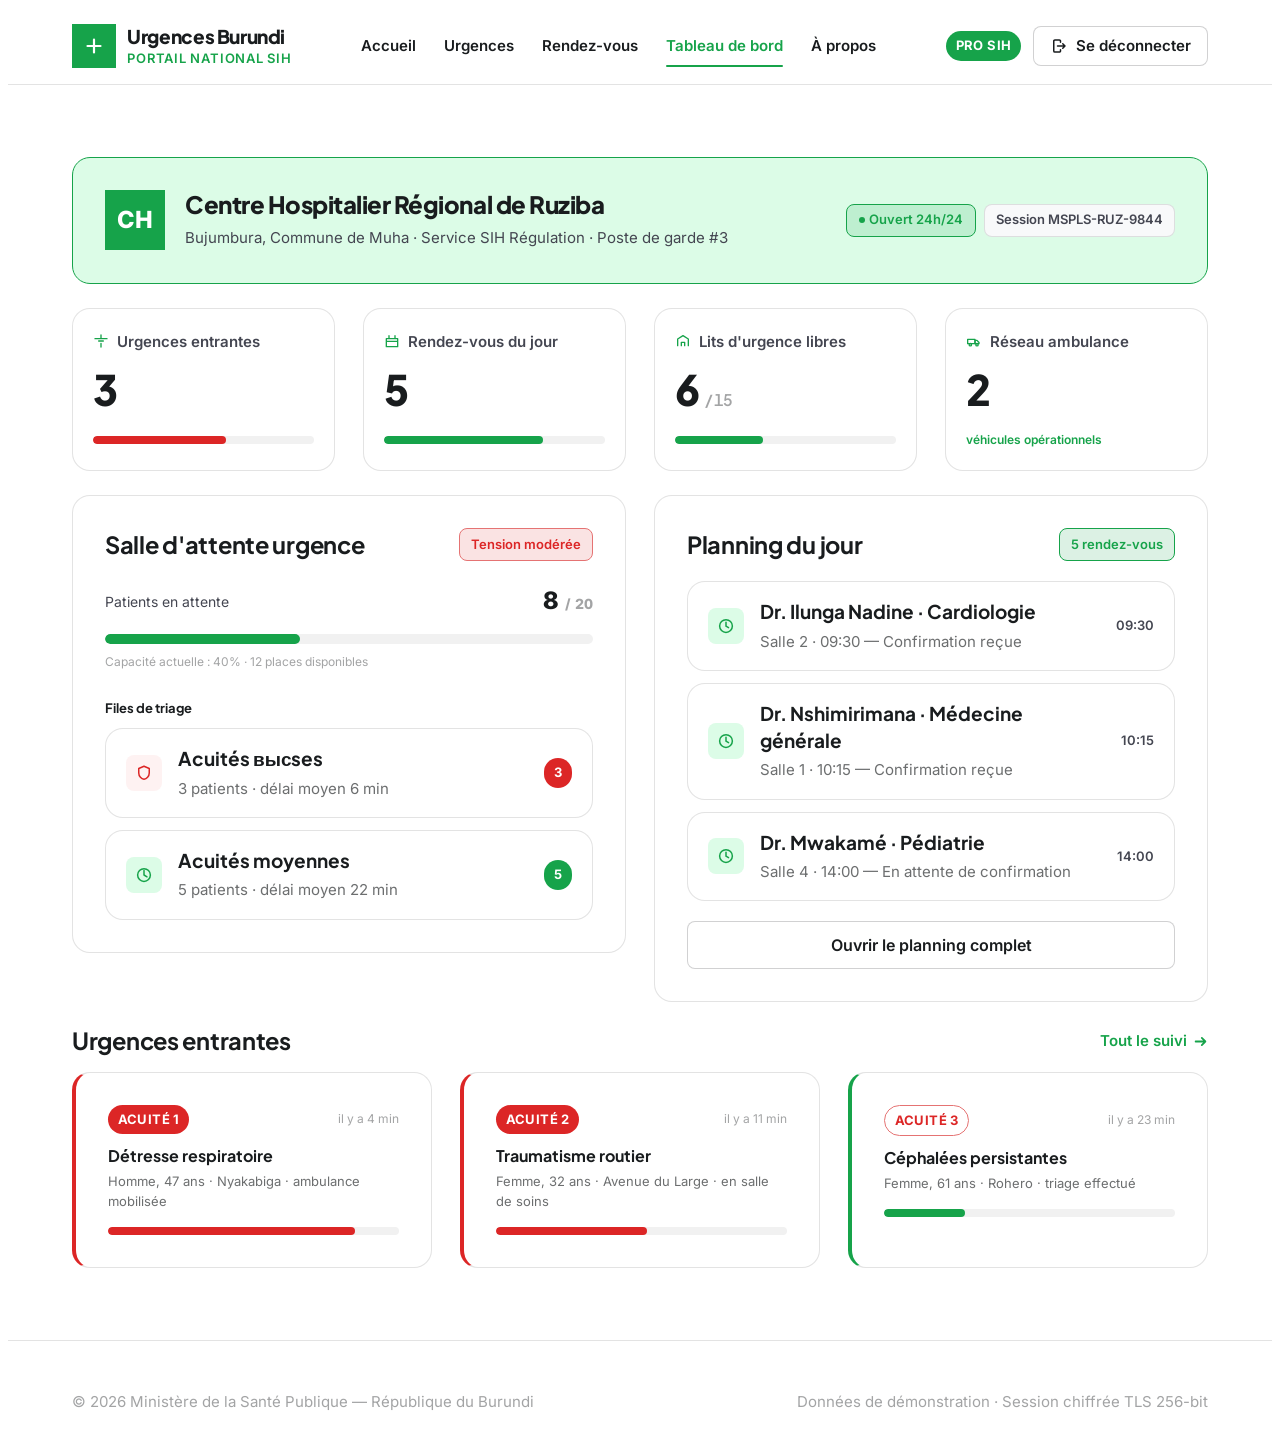
<file: frontend/dashboard-hopital.html>
<!DOCTYPE html>
<html lang="fr">
<head>
  <meta charset="UTF-8">
  <meta name="viewport" content="width=device-width, initial-scale=1.0, viewport-fit=cover">
  <title>Dashboard Hôpital — Urgences Burundi</title>
  <meta name="description" content="Tableau de bord SIH : urgences entrantes, lits disponibles, planning du jour et régulation réseau.">
  <meta name="theme-color" content="#FFFFFF">
  <link rel="preload" href="assets/fonts/Inter-var.woff2" as="font" type="font/woff2" crossorigin>
  <link rel="preload" href="assets/fonts/PlusJakartaSans-var.woff2" as="font" type="font/woff2" crossorigin>

  <link rel="stylesheet" href="ui.css?v=4">
  <link rel="icon" href="assets/img/logo.svg" type="image/svg+xml">
  <style>[v-cloak]{display:none}</style>
</head>
<body>
<div id="app" class="ub" v-cloak>

  <header class="ub-head">
    <div class="ub-head-in">
      <a class="ub-brand" href="accueil.html">
        <span class="ub-brand-mark" aria-hidden="true">
          <svg viewBox="0 0 24 24" fill="none" stroke="currentColor" stroke-width="2.2"
               stroke-linecap="round" stroke-linejoin="round" aria-hidden="true"><path d="M12 5.5v13M5.5 12h13"/></svg>
        </span>
        <span class="ub-brand-txt"><b>Urgences Burundi</b><span>Portail National SIH</span></span>
      </a>

      <nav class="ub-nav" aria-label="Navigation principale">
        <a href="accueil.html">Accueil</a>
        <a href="suivi-urgence.html">Urgences</a>
        <a href="mes-rendez-vous.html">Rendez-vous</a>
        <a href="dashboard-hopital.html" aria-current="page">Tableau de bord</a>
        <a href="accueil.html#a-propos">À propos</a>
      </nav>

      <div class="ub-head-actions">
        <span class="ub-tag">PRO SIH</span>
        <a class="ub-btn ub-btn--ghost ub-btn--sm" href="portail-hopital.html"
           aria-label="Se déconnecter"><ub-icon name="logout" :size="16"></ub-icon><span>Se déconnecter</span></a>
      </div>
    </div>
  </header>

  <!-- Synchronisation réseau : barre vivante -->

  <main class="ub-main">
    <section class="ub-sec">
      <div class="ub-wrap">

        <!-- ============ IDENTITÉ DU POSTE ============ -->
        <div class="ub-idcard ub-a">
          <span class="ub-idcard__av" aria-hidden="true">CH</span>
          <div class="ub-idcard__n">
            <h1>Centre Hospitalier Régional de Ruziba</h1>
            <p>
              Bujumbura, Commune de Muha · Service SIH Régulation · Poste de garde #3
            </p>
          </div>
          <div class="ub-idcard__facts">
            <span class="ub-chip ub-chip--ok">
              <span class="ub-live ub-live-ring" style="width:6px;height:6px;border-radius:9999px;background:var(--ub-ok);display:block"></span>
              Ouvert 24h/24
            </span>
            <span class="ub-chip ub-chip--ink">Session MSPLS-RUZ-9844</span>
          </div>
        </div>

        <!-- ============ COMPTEURS ============ -->
        <div class="ub-grid ub-grid--4" style="margin-top:1.5rem">

          <div class="ub-tile ub-a ub-d1">
            <p class="ub-tile__t">
              <svg viewBox="0 0 24 24" fill="none" stroke="currentColor" stroke-width="2"
                   stroke-linecap="round" stroke-linejoin="round" aria-hidden="true">
                <path d="M3 8.5h18M12 3v5.5M12 15.5V21M8.5 12h7"/>
              </svg>
              Urgences entrantes
            </p>
            <p class="ub-tile__n"><span data-count="3">0</span></p>
            <div class="ub-bar ub-bar--urgent" style="margin-top:0.75rem">
              <i style="width:60%"></i>
            </div>
          </div>

          <div class="ub-tile ub-a ub-d2">
            <p class="ub-tile__t">
              <svg viewBox="0 0 24 24" fill="none" stroke="currentColor" stroke-width="2"
                   stroke-linecap="round" stroke-linejoin="round" aria-hidden="true">
                <path d="M3.5 8.5h17v12h-17v-12ZM7.5 4v4.5M16.5 4v4.5M3.5 12.5h17"/>
              </svg>
              Rendez-vous du jour
            </p>
            <p class="ub-tile__n"><span data-count="5">0</span></p>
            <div class="ub-bar" style="margin-top:0.75rem"><i style="width:72%"></i></div>
          </div>

          <div class="ub-tile ub-a ub-d3">
            <p class="ub-tile__t">
              <svg viewBox="0 0 24 24" fill="none" stroke="currentColor" stroke-width="2"
                   stroke-linecap="round" stroke-linejoin="round" aria-hidden="true">
                <path d="M4 19V9l8-5 8 5v10"/><path d="M9.5 19v-5h5v5"/>
              </svg>
              Lits d'urgence libres
            </p>
            <p class="ub-tile__n">6 <span style="font-size:1rem;font-weight:600;color:var(--ub-ink-40)">/ 15</span></p>
            <div class="ub-bar" style="margin-top:0.75rem"><i style="width:40%"></i></div>
          </div>

          <div class="ub-tile ub-a ub-d4">
            <p class="ub-tile__t">
              <svg viewBox="0 0 24 24" fill="none" stroke="currentColor" stroke-width="2"
                   stroke-linecap="round" stroke-linejoin="round" aria-hidden="true">
                <path d="M2.5 16V9.5h11V16h-11Z"/><path d="M13.5 11h3l3 3.2V16h-6v-5Z"/>
                <circle cx="6.5" cy="17.5" r="1.8"/><circle cx="16.5" cy="17.5" r="1.8"/>
              </svg>
              Réseau ambulance
            </p>
            <p class="ub-tile__n">2</p>
            <p style="font-size:0.75rem;color:var(--ub-ok);font-weight:600;margin-top:0.35rem">
              véhicules opérationnels
            </p>
          </div>

        </div>

        <!-- ============ FILE D'ATTENTE ============ -->
        <div class="ub-grid ub-cols" style="grid-template-columns:1fr 1fr;margin-top:1.5rem;align-items:start">

          <div class="ub-card ub-a ub-d3">
            <div style="display:flex;align-items:center;justify-content:space-between;gap:1rem;margin-bottom:1.25rem">
              <h2 class="ub-h3">Salle d'attente urgence</h2>
              <span class="ub-chip">Tension modérée</span>
            </div>

            <div style="display:flex;align-items:center;justify-content:space-between;gap:1rem;margin-bottom:0.75rem">
              <span style="font-size:0.875rem;color:var(--ub-ink-soft)">Patients en attente</span>
              <span style="font-size:1.5rem;font-weight:800;font-variant-numeric:tabular-nums">
                8 <span style="font-size:0.875rem;color:var(--ub-ink-40)">/ 20</span>
              </span>
            </div>
            <div class="ub-bar" style="height:10px"><i style="width:40%"></i></div>
            <p style="font-size:0.75rem;color:var(--ub-ink-40);margin-top:0.5rem">
              Capacité actuelle : 40% · 12 places disponibles
            </p>

            <h3 style="font-size:0.8125rem;font-weight:700;margin:1.75rem 0 0.75rem">
              Files de triage
            </h3>
            <ul class="ub-list">
              <li>
                <span class="ub-ico ub-ico--sm ub-ico--urgent" aria-hidden="true">
                  <svg viewBox="0 0 24 24" fill="none" stroke="currentColor" stroke-width="2"
                       stroke-linecap="round" stroke-linejoin="round" aria-hidden="true">
                    <path d="M12 3 5 6v6c0 4.4 3.6 7.8 7 8.3 3.4-.5 7-3.9 7-8.3V6l-7-3Z"/>
                  </svg>
                </span>
                <div class="ub-list__body">
                  <h3>Acuités высses</h3>
                  <p>3 patients · délai moyen 6 min</p>
                </div>
                <span class="ub-tag ub-tag--urgent">3</span>
              </li>
              <li>
                <span class="ub-ico ub-ico--sm" aria-hidden="true">
                  <svg viewBox="0 0 24 24" fill="none" stroke="currentColor" stroke-width="2"
                       stroke-linecap="round" stroke-linejoin="round" aria-hidden="true">
                    <path d="M12 6v6l4 2.4"/><circle cx="12" cy="12" r="8.5"/>
                  </svg>
                </span>
                <div class="ub-list__body">
                  <h3>Acuités moyennes</h3>
                  <p>5 patients · délai moyen 22 min</p>
                </div>
                <span class="ub-tag">5</span>
              </li>
            </ul>
          </div>

          <div class="ub-card ub-a ub-d4">
            <div style="display:flex;align-items:center;justify-content:space-between;gap:1rem;margin-bottom:1.25rem">
              <h2 class="ub-h3">Planning du jour</h2>
              <span class="ub-chip ub-chip--ok">5 rendez-vous</span>
            </div>

            <ul class="ub-list">
              <li>
                <span class="ub-ico ub-ico--sm" aria-hidden="true">
                  <svg viewBox="0 0 24 24" fill="none" stroke="currentColor" stroke-width="2"
                       stroke-linecap="round" stroke-linejoin="round" aria-hidden="true">
                    <circle cx="12" cy="12" r="8.5"/><path d="M12 7v5.2l3.4 2"/>
                  </svg>
                </span>
                <div class="ub-list__body">
                  <h3>Dr. Ilunga Nadine · Cardiologie</h3>
                  <p>Salle 2 · 09:30 — Confirmation reçue</p>
                </div>
                <div class="ub-list__meta"><time>09:30</time></div>
              </li>
              <li>
                <span class="ub-ico ub-ico--sm" aria-hidden="true">
                  <svg viewBox="0 0 24 24" fill="none" stroke="currentColor" stroke-width="2"
                       stroke-linecap="round" stroke-linejoin="round" aria-hidden="true">
                    <circle cx="12" cy="12" r="8.5"/><path d="M12 7v5.2l3.4 2"/>
                  </svg>
                </span>
                <div class="ub-list__body">
                  <h3>Dr. Nshimirimana · Médecine générale</h3>
                  <p>Salle 1 · 10:15 — Confirmation reçue</p>
                </div>
                <div class="ub-list__meta"><time>10:15</time></div>
              </li>
              <li>
                <span class="ub-ico ub-ico--sm" aria-hidden="true">
                  <svg viewBox="0 0 24 24" fill="none" stroke="currentColor" stroke-width="2"
                       stroke-linecap="round" stroke-linejoin="round" aria-hidden="true">
                    <circle cx="12" cy="12" r="8.5"/><path d="M12 7v5.2l3.4 2"/>
                  </svg>
                </span>
                <div class="ub-list__body">
                  <h3>Dr. Mwakamé · Pédiatrie</h3>
                  <p>Salle 4 · 14:00 — En attente de confirmation</p>
                </div>
                <div class="ub-list__meta"><time>14:00</time></div>
              </li>
            </ul>

            <a class="ub-btn ub-btn--ghost ub-btn--block" href="mes-rendez-vous.html" style="margin-top:1.25rem">
              Ouvrir le planning complet
            </a>
          </div>

        </div>

        <!-- ============ URGENCES EN ATTENTE ============ -->
        <div style="margin-top:1.5rem">
          <div style="display:flex;align-items:center;justify-content:space-between;gap:1rem;
                      flex-wrap:wrap;margin-bottom:1rem">
            <h2 class="ub-h3">Urgences entrantes</h2>
            <a class="ub-link" href="suivi-urgence.html">
              Tout le suivi
              <svg viewBox="0 0 16 16" fill="none" stroke="currentColor" stroke-width="1.9"
                   stroke-linecap="round" stroke-linejoin="round" aria-hidden="true">
                <path d="M2.8 8h10.4M9.4 4.2 13.2 8l-3.8 3.8"/>
              </svg>
            </a>
          </div>

          <ul class="ub-grid ub-grid--3">
            <li class="ub-card ub-card--triage ub-reveal" data-d="0">
              <div style="display:flex;align-items:center;justify-content:space-between;gap:1rem;margin-bottom:0.75rem">
                <span class="ub-tag ub-tag--urgent">Acuité 1</span>
                <time style="font-size:0.75rem;color:var(--ub-ink-40)">il y a 4 min</time>
              </div>
              <h3 style="font-size:1rem;font-weight:700;margin-bottom:0.3rem">Détresse respiratoire</h3>
              <p style="font-size:0.8125rem;color:var(--ub-ink-64);line-height:1.55">
                Homme, 47 ans · Nyakabiga · ambulance mobilisée
              </p>
              <div class="ub-bar ub-bar--urgent" style="margin-top:1rem"><i style="width:85%"></i></div>
            </li>

            <li class="ub-card ub-card--triage ub-reveal" data-d="100">
              <div style="display:flex;align-items:center;justify-content:space-between;gap:1rem;margin-bottom:0.75rem">
                <span class="ub-tag ub-tag--urgent">Acuité 2</span>
                <time style="font-size:0.75rem;color:var(--ub-ink-40)">il y a 11 min</time>
              </div>
              <h3 style="font-size:1rem;font-weight:700;margin-bottom:0.3rem">Traumatisme routier</h3>
              <p style="font-size:0.8125rem;color:var(--ub-ink-64);line-height:1.55">
                Femme, 32 ans · Avenue du Large · en salle de soins
              </p>
              <div class="ub-bar ub-bar--urgent" style="margin-top:1rem"><i style="width:52%"></i></div>
            </li>

            <li class="ub-card ub-card--triage-ok ub-reveal" data-d="200">
              <div style="display:flex;align-items:center;justify-content:space-between;gap:1rem;margin-bottom:0.75rem">
                <span class="ub-tag ub-tag--ghost">Acuité 3</span>
                <time style="font-size:0.75rem;color:var(--ub-ink-40)">il y a 23 min</time>
              </div>
              <h3 style="font-size:1rem;font-weight:700;margin-bottom:0.3rem">Céphalées persistantes</h3>
              <p style="font-size:0.8125rem;color:var(--ub-ink-64);line-height:1.55">
                Femme, 61 ans · Rohero · triage effectué
              </p>
              <div class="ub-bar" style="margin-top:1rem"><i style="width:28%"></i></div>
            </li>
          </ul>
        </div>

      </div>
    </section>
  </main>

  <footer class="ub-foot">
    <div class="ub-wrap">
      <div class="ub-foot-bottom" style="margin-top:0;border-top:0;padding-top:0">
        <span>© 2026 Ministère de la Santé Publique — République du Burundi</span>
        <span>Données de démonstration · Session chiffrée TLS 256-bit</span>
      </div>
    </div>
  </footer>

</div>

  <script src="assets/vendor/vue.global.prod.js?v=1"></script>
  <script src="data.js?v=4"></script>
  <script src="components.js?v=4"></script>
  <script src="ui.js?v=4"></script>
<script>UB.mount();</script>
</body>
</html>
</file>
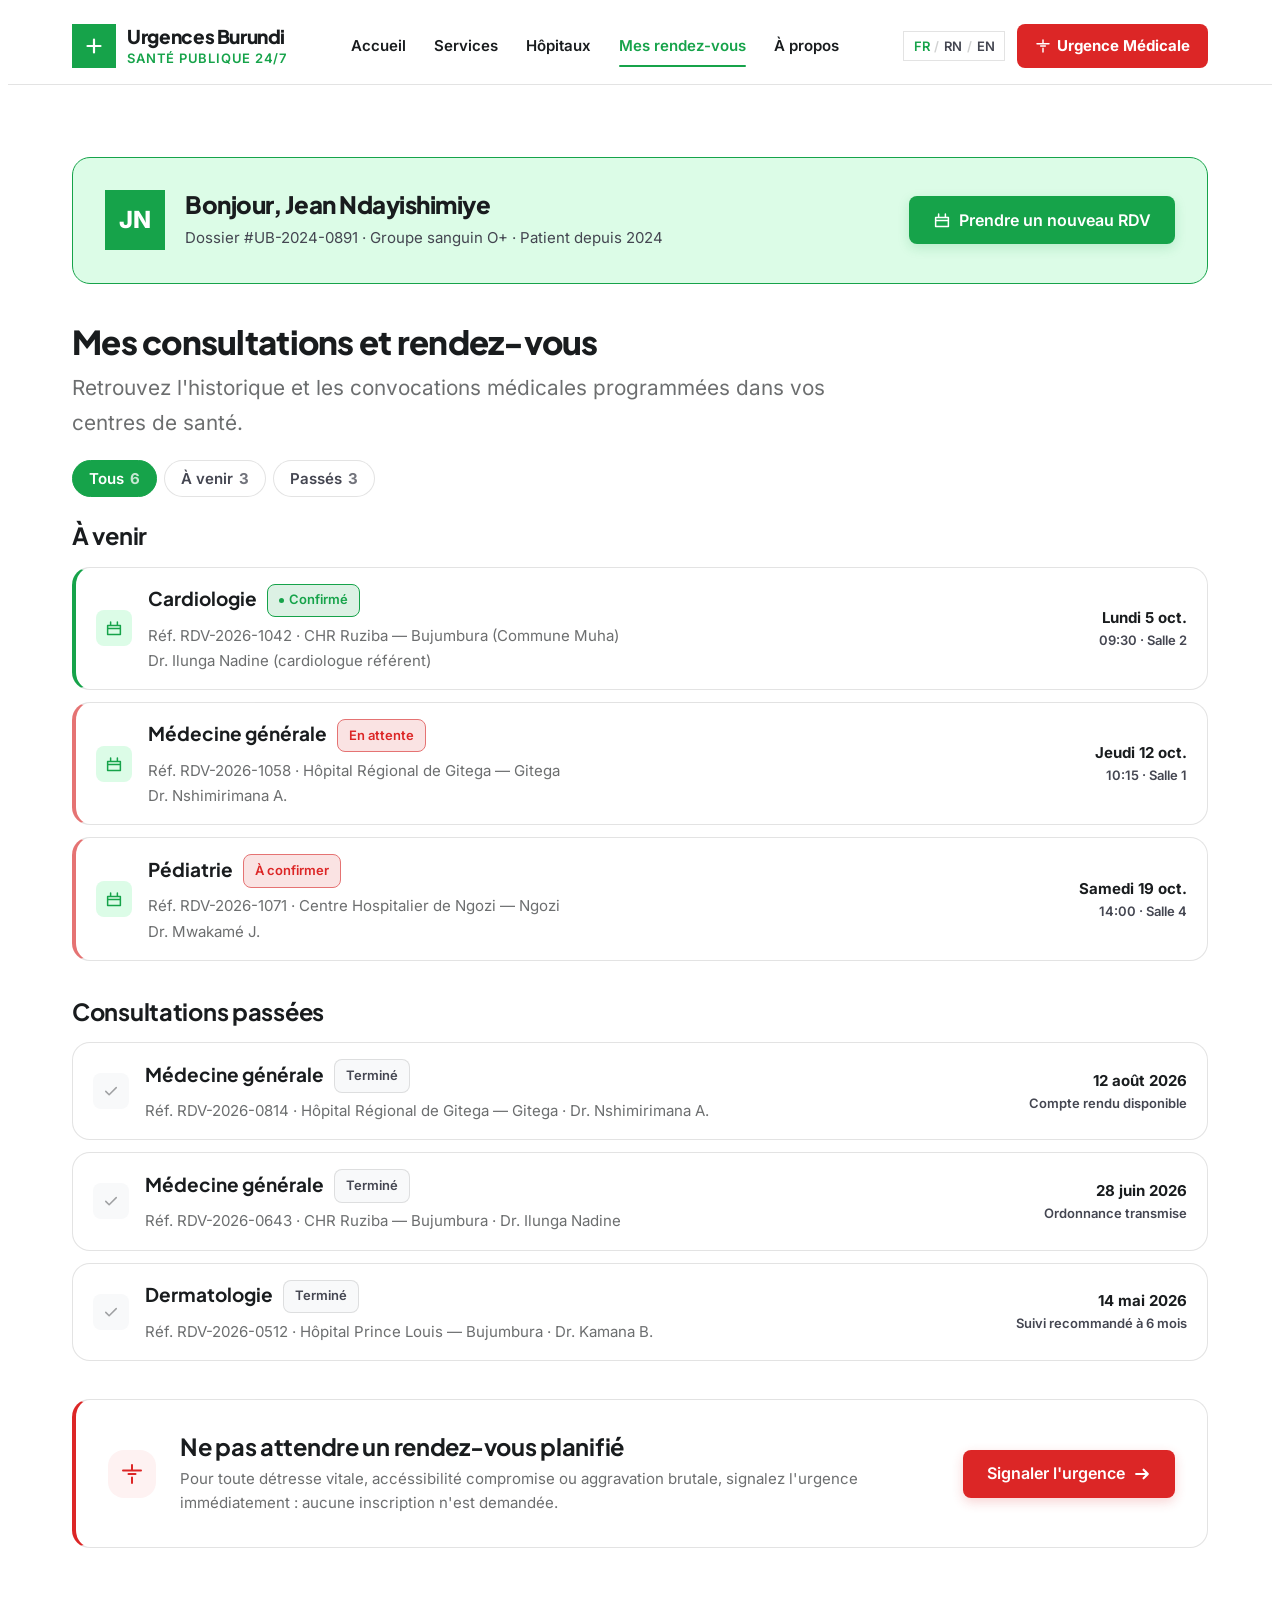
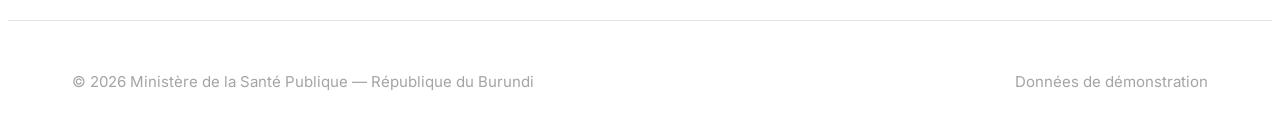
<file: frontend/mes-rendez-vous.html>
<!DOCTYPE html>
<html lang="fr">
<head>
  <meta charset="UTF-8">
  <meta name="viewport" content="width=device-width, initial-scale=1.0, viewport-fit=cover">
  <title>Mes rendez-vous — Urgences Burundi</title>
  <meta name="description" content="Retrouvez l'historique et les convocations médicales programmées dans vos centres de santé.">
  <meta name="theme-color" content="#FFFFFF">
  <link rel="preload" href="assets/fonts/Inter-var.woff2" as="font" type="font/woff2" crossorigin>
  <link rel="preload" href="assets/fonts/PlusJakartaSans-var.woff2" as="font" type="font/woff2" crossorigin>

  <link rel="stylesheet" href="ui.css?v=4">
  <link rel="icon" href="assets/img/logo.svg" type="image/svg+xml">
  <style>[v-cloak]{display:none}</style>
</head>
<body>
<div id="app" class="ub" v-cloak>

  <header class="ub-head">
    <div class="ub-head-in">
      <a class="ub-brand" href="accueil.html">
        <span class="ub-brand-mark" aria-hidden="true">
          <svg viewBox="0 0 24 24" fill="none" stroke="currentColor" stroke-width="2.2"
               stroke-linecap="round" stroke-linejoin="round" aria-hidden="true"><path d="M12 5.5v13M5.5 12h13"/></svg>
        </span>
        <span class="ub-brand-txt"><b>Urgences Burundi</b><span>Santé Publique 24/7</span></span>
      </a>

      <nav class="ub-nav" aria-label="Navigation principale">
        <a href="accueil.html">Accueil</a>
        <a href="signaler-un-cas.html">Services</a>
        <a href="signaler-une-urgence.html">Hôpitaux</a>
        <a href="mes-rendez-vous.html" aria-current="page">Mes rendez-vous</a>
        <a href="accueil.html#a-propos">À propos</a>
      </nav>

      <div class="ub-head-actions">
        <button class="ub-lang" type="button" aria-label="Changer de langue">
          <span class="on">FR</span><span class="sep">/</span><span>RN</span><span class="sep">/</span><span>EN</span>
        </button>
        <a class="ub-urgent-btn" href="signaler-une-urgence.html">
          <svg viewBox="0 0 24 24" fill="none" stroke="currentColor" stroke-width="2.2"
               stroke-linecap="round" stroke-linejoin="round" aria-hidden="true">
            <path d="M3 8.5h18M12 3v5.5M12 15.5V21M8.5 12h7"/>
          </svg>
          <span>Urgence Médicale</span>
        </a>
      </div>
    </div>
  </header>

  <main class="ub-main">
    <section class="ub-sec">
      <div class="ub-wrap">

        <!-- ============ EN-TÊTE PATIENT ============ -->
        <div class="ub-idcard ub-a">
          <span class="ub-idcard__av" aria-hidden="true">JN</span>
          <div class="ub-idcard__n">
            <h1>Bonjour, Jean Ndayishimiye</h1>
            <p>Dossier #UB-2024-0891 · Groupe sanguin O+ · Patient depuis 2024</p>
          </div>
          <div class="ub-idcard__facts">
            <a class="ub-btn ub-btn--ok" href="mon-espace-patient.html">
              <svg viewBox="0 0 24 24" fill="none" stroke="currentColor" stroke-width="2"
                   stroke-linecap="round" stroke-linejoin="round" aria-hidden="true">
                <path d="M3.5 8.5h17v12h-17v-12ZM7.5 4v4.5M16.5 4v4.5M3.5 12.5h17"/>
              </svg>
              Prendre un nouveau RDV
            </a>
          </div>
        </div>

        <!-- ============ TITRE + FILTRES ============ -->
        <div style="margin-top:clamp(1.5rem,3vw,2.5rem)">
          <div style="display:flex;align-items:flex-end;justify-content:space-between;gap:1rem;
                      flex-wrap:wrap;margin-bottom:1.25rem">
            <div>
              <h2 class="ub-h2">Mes consultations et rendez-vous</h2>
              <p class="ub-lead" style="margin-top:0.5rem">
                Retrouvez l'historique et les convocations médicales programmées dans vos
                centres de santé.
              </p>
            </div>
          </div>

          <div class="ub-tabs ub-a ub-d2" role="tablist" aria-label="Filtrer les rendez-vous" data-tabs>
            <button role="tab" aria-selected="true" data-panel="p-all">Tous <b>6</b></button>
            <button role="tab" aria-selected="false" data-panel="p-avenir">À venir <b>3</b></button>
            <button role="tab" aria-selected="false" data-panel="p-passes">Passés <b>3</b></button>
          </div>

          <!-- ---------- À VENIR ---------- -->
          <div id="p-all" data-panel>
            <h3 class="ub-h3" style="margin-bottom:1rem">À venir</h3>
            <ul class="ub-list">
              <li class="ub-a ub-d3" style="border-left:4px solid var(--ub-ok)">
                <span class="ub-ico ub-ico--sm" aria-hidden="true">
                  <svg viewBox="0 0 24 24" fill="none" stroke="currentColor" stroke-width="2"
                       stroke-linecap="round" stroke-linejoin="round" aria-hidden="true">
                    <path d="M3.5 8.5h17v12h-17v-12ZM7.5 4v4.5M16.5 4v4.5M3.5 12.5h17"/>
                  </svg>
                </span>
                <div class="ub-list__body">
                  <div style="display:flex;align-items:center;gap:0.6rem;flex-wrap:wrap;margin-bottom:0.35rem">
                    <h3>Cardiologie</h3>
                    <span class="ub-chip ub-chip--ok">
                      <span class="ub-live" style="width:5px;height:5px;border-radius:9999px;background:var(--ub-ok);display:block"></span>
                      Confirmé
                    </span>
                  </div>
                  <p>
                    Réf. RDV-2026-1042 · CHR Ruziba — Bujumbura (Commune Muha)<br>
                    Dr. Ilunga Nadine (cardiologue référent)
                  </p>
                </div>
                <div class="ub-list__meta">
                  <time style="font-size:0.9375rem;font-weight:700;color:var(--ub-ink)">Lundi 5 oct.</time>
                  <time>09:30 · Salle 2</time>
                </div>
              </li>

              <li class="ub-a ub-d4" style="border-left:4px solid var(--ub-soft)">
                <span class="ub-ico ub-ico--sm" aria-hidden="true">
                  <svg viewBox="0 0 24 24" fill="none" stroke="currentColor" stroke-width="2"
                       stroke-linecap="round" stroke-linejoin="round" aria-hidden="true">
                    <path d="M3.5 8.5h17v12h-17v-12ZM7.5 4v4.5M16.5 4v4.5M3.5 12.5h17"/>
                  </svg>
                </span>
                <div class="ub-list__body">
                  <div style="display:flex;align-items:center;gap:0.6rem;flex-wrap:wrap;margin-bottom:0.35rem">
                    <h3>Médecine générale</h3>
                    <span class="ub-chip">En attente</span>
                  </div>
                  <p>
                    Réf. RDV-2026-1058 · Hôpital Régional de Gitega — Gitega<br>
                    Dr. Nshimirimana A.
                  </p>
                </div>
                <div class="ub-list__meta">
                  <time style="font-size:0.9375rem;font-weight:700;color:var(--ub-ink)">Jeudi 12 oct.</time>
                  <time>10:15 · Salle 1</time>
                </div>
              </li>

              <li class="ub-a ub-d5" style="border-left:4px solid var(--ub-soft)">
                <span class="ub-ico ub-ico--sm" aria-hidden="true">
                  <svg viewBox="0 0 24 24" fill="none" stroke="currentColor" stroke-width="2"
                       stroke-linecap="round" stroke-linejoin="round" aria-hidden="true">
                    <path d="M3.5 8.5h17v12h-17v-12ZM7.5 4v4.5M16.5 4v4.5M3.5 12.5h17"/>
                  </svg>
                </span>
                <div class="ub-list__body">
                  <div style="display:flex;align-items:center;gap:0.6rem;flex-wrap:wrap;margin-bottom:0.35rem">
                    <h3>Pédiatrie</h3>
                    <span class="ub-chip">À confirmer</span>
                  </div>
                  <p>
                    Réf. RDV-2026-1071 · Centre Hospitalier de Ngozi — Ngozi<br>
                    Dr. Mwakamé J.
                  </p>
                </div>
                <div class="ub-list__meta">
                  <time style="font-size:0.9375rem;font-weight:700;color:var(--ub-ink)">Samedi 19 oct.</time>
                  <time>14:00 · Salle 4</time>
                </div>
              </li>
            </ul>

            <!-- ---------- PASSÉS ---------- -->
            <h3 class="ub-h3" style="margin:clamp(1.5rem,3vw,2.25rem) 0 1rem">Consultations passées</h3>
            <ul class="ub-list">
              <li class="ub-reveal" data-d="0" style="opacity:1">
                <span class="ub-ico ub-ico--sm" aria-hidden="true" style="background:var(--ub-canvas);color:var(--ub-ink-40)">
                  <svg viewBox="0 0 24 24" fill="none" stroke="currentColor" stroke-width="2"
                       stroke-linecap="round" stroke-linejoin="round" aria-hidden="true">
                    <path d="m5 12.5 4.5 4.5L19 7.5"/>
                  </svg>
                </span>
                <div class="ub-list__body">
                  <div style="display:flex;align-items:center;gap:0.6rem;flex-wrap:wrap;margin-bottom:0.35rem">
                    <h3>Médecine générale</h3>
                    <span class="ub-chip ub-chip--ink">Terminé</span>
                  </div>
                  <p>Réf. RDV-2026-0814 · Hôpital Régional de Gitega — Gitega · Dr. Nshimirimana A.</p>
                </div>
                <div class="ub-list__meta">
                  <time style="font-size:0.9375rem;font-weight:700;color:var(--ub-ink)">12 août 2026</time>
                  <time>Compte rendu disponible</time>
                </div>
              </li>

              <li class="ub-reveal" data-d="100" style="opacity:1">
                <span class="ub-ico ub-ico--sm" aria-hidden="true" style="background:var(--ub-canvas);color:var(--ub-ink-40)">
                  <svg viewBox="0 0 24 24" fill="none" stroke="currentColor" stroke-width="2"
                       stroke-linecap="round" stroke-linejoin="round" aria-hidden="true">
                    <path d="m5 12.5 4.5 4.5L19 7.5"/>
                  </svg>
                </span>
                <div class="ub-list__body">
                  <div style="display:flex;align-items:center;gap:0.6rem;flex-wrap:wrap;margin-bottom:0.35rem">
                    <h3>Médecine générale</h3>
                    <span class="ub-chip ub-chip--ink">Terminé</span>
                  </div>
                  <p>Réf. RDV-2026-0643 · CHR Ruziba — Bujumbura · Dr. Ilunga Nadine</p>
                </div>
                <div class="ub-list__meta">
                  <time style="font-size:0.9375rem;font-weight:700;color:var(--ub-ink)">28 juin 2026</time>
                  <time>Ordonnance transmise</time>
                </div>
              </li>

              <li class="ub-reveal" data-d="200" style="opacity:1">
                <span class="ub-ico ub-ico--sm" aria-hidden="true" style="background:var(--ub-canvas);color:var(--ub-ink-40)">
                  <svg viewBox="0 0 24 24" fill="none" stroke="currentColor" stroke-width="2"
                       stroke-linecap="round" stroke-linejoin="round" aria-hidden="true">
                    <path d="m5 12.5 4.5 4.5L19 7.5"/>
                  </svg>
                </span>
                <div class="ub-list__body">
                  <div style="display:flex;align-items:center;gap:0.6rem;flex-wrap:wrap;margin-bottom:0.35rem">
                    <h3>Dermatologie</h3>
                    <span class="ub-chip ub-chip--ink">Terminé</span>
                  </div>
                  <p>Réf. RDV-2026-0512 · Hôpital Prince Louis — Bujumbura · Dr. Kamana B.</p>
                </div>
                <div class="ub-list__meta">
                  <time style="font-size:0.9375rem;font-weight:700;color:var(--ub-ink)">14 mai 2026</time>
                  <time>Suivi recommandé à 6 mois</time>
                </div>
              </li>
            </ul>
          </div>

          <!-- ---------- Panneaux onglets (mêmes listes, filtrés) ---------- -->
          <div id="p-avenir" data-panel hidden>
            <p class="ub-note" style="margin-bottom:1.25rem">
              <svg viewBox="0 0 24 24" fill="none" stroke="currentColor" stroke-width="2"
                   stroke-linecap="round" stroke-linejoin="round" aria-hidden="true">
                <path d="M3.5 8.5h17v12h-17v-12ZM7.5 4v4.5M16.5 4v4.5M3.5 12.5h17"/>
              </svg>
              <span>Trois rendez-vous vous attendent. Utilisez l'onglet « Tous » pour la liste complète.</span>
            </p>
          </div>

          <div id="p-passes" data-panel hidden>
            <p class="ub-note" style="margin-bottom:1.25rem">
              <svg viewBox="0 0 24 24" fill="none" stroke="currentColor" stroke-width="2"
                   stroke-linecap="round" stroke-linejoin="round" aria-hidden="true">
                <path d="m5 12.5 4.5 4.5L19 7.5"/>
              </svg>
              <span>Trois consultations passées, avec comptes rendus et ordonnances disponibles.</span>
            </p>
          </div>

          <!-- ============ PAS DE RENDEZ-VOUS PLANIFIÉ ============ -->
          <div class="ub-card ub-card--triage" style="margin-top:clamp(1.5rem,3vw,2.5rem);
               display:flex;align-items:center;gap:1.5rem;flex-wrap:wrap">
            <span class="ub-ico ub-ico--urgent" aria-hidden="true">
              <svg viewBox="0 0 24 24" fill="none" stroke="currentColor" stroke-width="2"
                   stroke-linecap="round" stroke-linejoin="round" aria-hidden="true">
                <path d="M3 8.5h18M12 3v5.5M12 15.5V21M8.5 12h7"/>
              </svg>
            </span>
            <div style="flex:1;min-width:16rem">
              <h2 class="ub-h3">Ne pas attendre un rendez-vous planifié</h2>
              <p style="margin-top:0.35rem;font-size:0.9375rem;color:var(--ub-ink-64);line-height:1.6">
                Pour toute détresse vitale, accéssibilité compromise ou aggravation brutale,
                signalez l'urgence immédiatement : aucune inscription n'est demandée.
              </p>
            </div>
            <a class="ub-btn ub-btn--urgent" href="signaler-une-urgence.html">
              Signaler l'urgence
              <svg viewBox="0 0 16 16" fill="none" stroke="currentColor" stroke-width="1.9"
                   stroke-linecap="round" stroke-linejoin="round" aria-hidden="true">
                <path d="M2.8 8h10.4M9.4 4.2 13.2 8l-3.8 3.8"/>
              </svg>
            </a>
          </div>

        </div>
      </div>
    </section>
  </main>

  <footer class="ub-foot">
    <div class="ub-wrap">
      <div class="ub-foot-bottom" style="margin-top:0;border-top:0;padding-top:0">
        <span>© 2026 Ministère de la Santé Publique — République du Burundi</span>
        <span>Données de démonstration</span>
      </div>
    </div>
  </footer>

</div>

  <script src="assets/vendor/vue.global.prod.js?v=1"></script>
  <script src="data.js?v=4"></script>
  <script src="components.js?v=4"></script>
  <script src="ui.js?v=4"></script>
<script>UB.mount();</script>
</body>
</html>
</file>
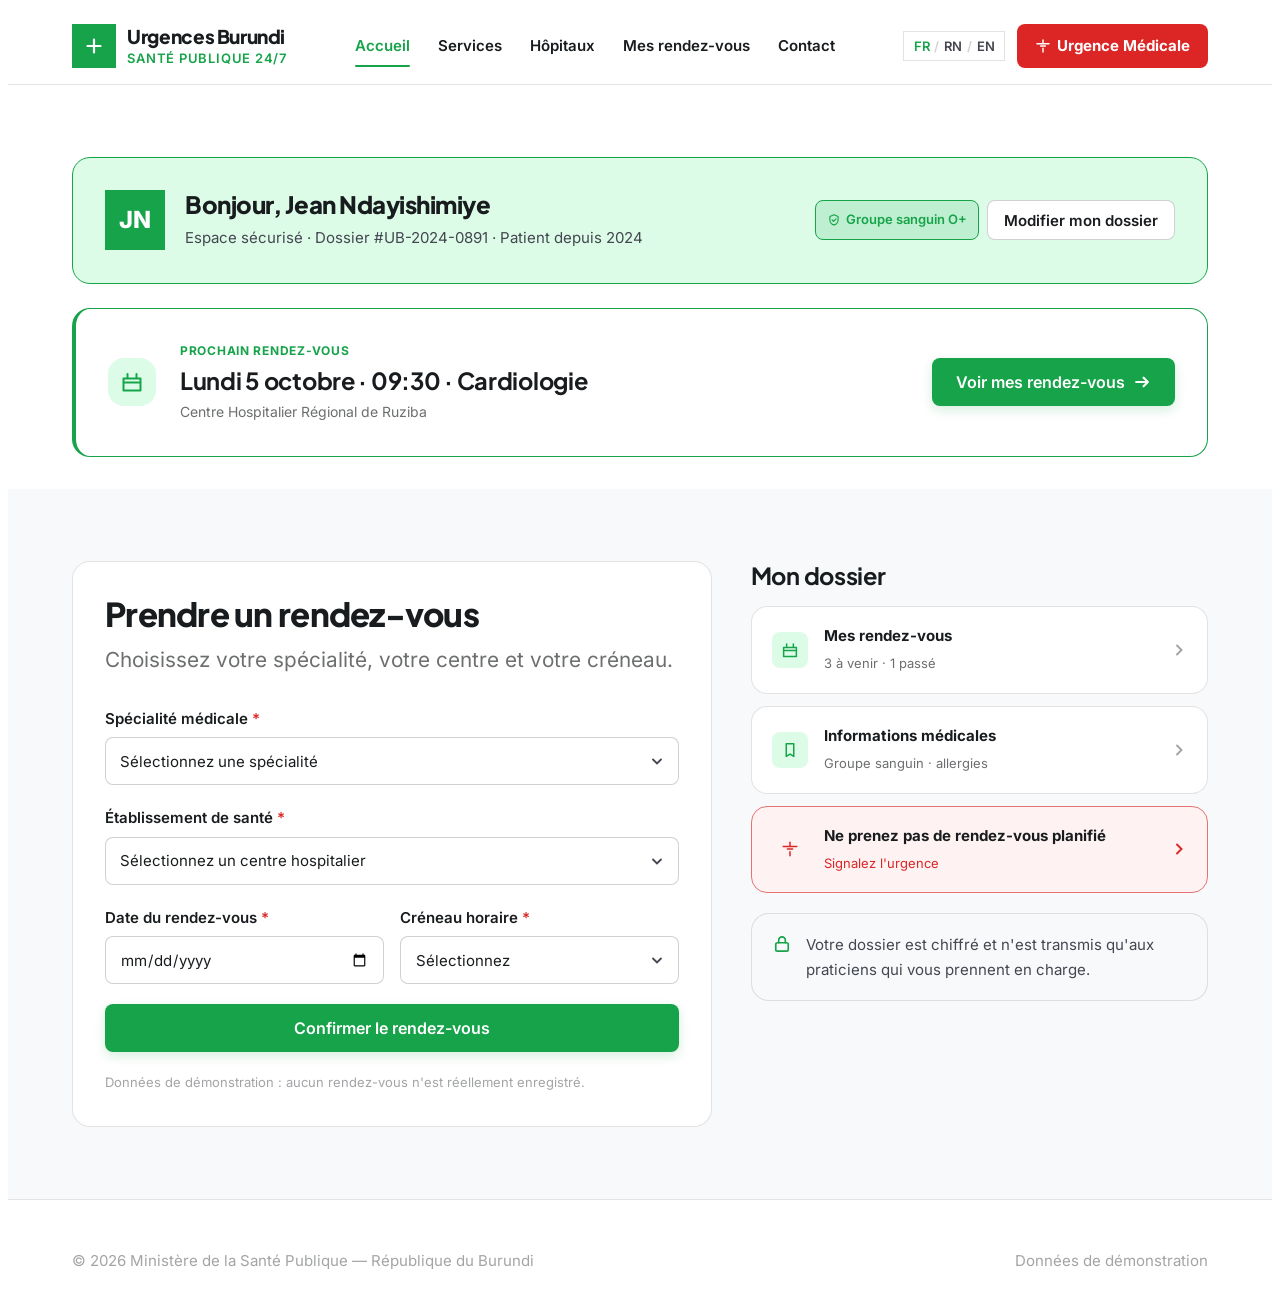
<file: frontend/mon-espace-patient.html>
<!DOCTYPE html>
<html lang="fr">
<head>
  <meta charset="UTF-8">
  <meta name="viewport" content="width=device-width, initial-scale=1.0, viewport-fit=cover">
  <title>Mon espace patient — Urgences Burundi</title>
  <meta name="description" content="Votre dossier médical, vos rendez-vous et vos informations de santé au même endroit.">
  <meta name="theme-color" content="#FFFFFF">
  <link rel="preload" href="assets/fonts/Inter-var.woff2" as="font" type="font/woff2" crossorigin>
  <link rel="preload" href="assets/fonts/PlusJakartaSans-var.woff2" as="font" type="font/woff2" crossorigin>

  <link rel="stylesheet" href="ui.css?v=4">
  <link rel="icon" href="assets/img/logo.svg" type="image/svg+xml">
  <style>[v-cloak]{display:none}</style>
</head>
<body>
<div id="app" class="ub" v-cloak>

  <header class="ub-head">
    <div class="ub-head-in">
      <a class="ub-brand" href="accueil.html">
        <span class="ub-brand-mark" aria-hidden="true">
          <svg viewBox="0 0 24 24" fill="none" stroke="currentColor" stroke-width="2.2"
               stroke-linecap="round" stroke-linejoin="round" aria-hidden="true"><path d="M12 5.5v13M5.5 12h13"/></svg>
        </span>
        <span class="ub-brand-txt"><b>Urgences Burundi</b><span>Santé Publique 24/7</span></span>
      </a>

      <nav class="ub-nav" aria-label="Navigation principale">
        <a href="accueil.html" aria-current="page">Accueil</a>
        <a href="signaler-un-cas.html">Services</a>
        <a href="signaler-une-urgence.html">Hôpitaux</a>
        <a href="mes-rendez-vous.html">Mes rendez-vous</a>
        <a href="portail-hopital.html">Contact</a>
      </nav>

      <div class="ub-head-actions">
        <button class="ub-lang" type="button" aria-label="Changer de langue">
          <span class="on">FR</span><span class="sep">/</span><span>RN</span><span class="sep">/</span><span>EN</span>
        </button>
        <a class="ub-urgent-btn" href="signaler-une-urgence.html">
          <svg viewBox="0 0 24 24" fill="none" stroke="currentColor" stroke-width="2.2"
               stroke-linecap="round" stroke-linejoin="round" aria-hidden="true">
            <path d="M3 8.5h18M12 3v5.5M12 15.5V21M8.5 12h7"/>
          </svg>
          <span>Urgence Médicale</span>
        </a>
      </div>
    </div>
  </header>

  <main class="ub-main">

    <!-- ============ FICHE PATIENT ============ -->
    <section class="ub-sec" style="padding-bottom:clamp(1.5rem,3vw,2rem)">
      <div class="ub-wrap">

        <div class="ub-idcard ub-a">
          <span class="ub-idcard__av" aria-hidden="true">JN</span>
          <div class="ub-idcard__n">
            <h1>Bonjour, Jean Ndayishimiye</h1>
            <p>
              Espace sécurisé · Dossier #UB-2024-0891 ·
              Patient depuis 2024
            </p>
          </div>
          <div class="ub-idcard__facts">
            <span class="ub-chip ub-chip--ok">
              <svg viewBox="0 0 24 24" fill="none" stroke="currentColor" stroke-width="2"
                   stroke-linecap="round" stroke-linejoin="round" aria-hidden="true">
                <path d="M12 3 5 6v6c0 4.4 3.6 7.8 7 8.3 3.4-.5 7-3.9 7-8.3V6l-7-3Z"/>
                <path d="m9 12 2.2 2.2L15.5 10"/>
              </svg>
              Groupe sanguin O+
            </span>
            <a class="ub-btn ub-btn--ghost ub-btn--sm" href="creer-un-compte.html">Modifier mon dossier</a>
          </div>
        </div>

        <!-- Prochain rendez-vous -->
        <div class="ub-card ub-card--triage-ok ub-a ub-d2"
             style="margin-top:1.5rem;border-color:var(--ub-ok)">
          <div style="display:flex;align-items:center;gap:1.5rem;flex-wrap:wrap">
            <span class="ub-ico" aria-hidden="true">
              <svg viewBox="0 0 24 24" fill="none" stroke="currentColor" stroke-width="2"
                   stroke-linecap="round" stroke-linejoin="round" aria-hidden="true">
                <path d="M3.5 8.5h17v12h-17v-12ZM7.5 4v4.5M16.5 4v4.5M3.5 12.5h17"/>
              </svg>
            </span>
            <div style="flex:1;min-width:14rem">
              <p style="font-size:0.75rem;font-weight:700;letter-spacing:0.06em;text-transform:uppercase;color:var(--ub-ok)">
                Prochain rendez-vous
              </p>
              <h2 class="ub-h3" style="margin-top:0.35rem">Lundi 5 octobre · 09:30 · Cardiologie</h2>
              <p style="margin-top:0.3rem;font-size:0.875rem;color:var(--ub-ink-64)">
                Centre Hospitalier Régional de Ruziba
              </p>
            </div>
            <a class="ub-btn ub-btn--ok" href="mes-rendez-vous.html">
              Voir mes rendez-vous
              <svg viewBox="0 0 16 16" fill="none" stroke="currentColor" stroke-width="1.9"
                   stroke-linecap="round" stroke-linejoin="round" aria-hidden="true">
                <path d="M2.8 8h10.4M9.4 4.2 13.2 8l-3.8 3.8"/>
              </svg>
            </a>
          </div>
        </div>

      </div>
    </section>

    <!-- ============ PRENDRE RDV ============ -->
    <section class="ub-sec ub-sec--soft">
      <div class="ub-wrap">
        <div class="ub-cols" style="display:grid;grid-template-columns:1.4fr 1fr;gap:clamp(1.5rem,3vw,2.5rem);align-items:start">

          <div class="ub-card ub-a">
            <h2 class="ub-h2">Prendre un rendez-vous</h2>
            <p class="ub-lead" style="margin-top:0.5rem;margin-bottom:1.75rem">
              Choisissez votre spécialité, votre centre et votre créneau.
            </p>

            <form data-validate novalidate style="display:grid;gap:1.25rem">

              <p class="ub-hint--bad" data-form-note data-msg="Complétez les champs obligatoires ci-dessous."
                 style="display:none;padding:0.75rem 1rem;border:1px solid var(--ub-urgent);
                        border-radius:var(--ub-radius);background:var(--ub-soft-bg)" role="alert"></p>

              <div class="ub-field">
                <label for="spec">Spécialité médicale <span class="req" aria-hidden="true">*</span></label>
                <select class="ub-select" id="spec" name="spec" required>
                  <option value="">Sélectionnez une spécialité</option>
                  <option>Médecine générale</option>
                  <option>Cardiologie</option>
                  <option>Pédiatrie</option>
                  <option>Gynécologie-Obstétrique</option>
                  <option>Dermatologie</option>
                  <option>Ophtalmologie</option>
                  <option>Traumatologie</option>
                </select>
              </div>

              <div class="ub-field">
                <label for="etab">Établissement de santé <span class="req" aria-hidden="true">*</span></label>
                <select class="ub-select" id="etab" name="etab" required>
                  <option value="">Sélectionnez un centre hospitalier</option>
                  <option>CHR Ruziba — Bujumbura</option>
                  <option>Hôpital Prince Louis — Bujumbura</option>
                  <option>Hôpital Régional de Gitega — Gitega</option>
                  <option>Centre Hospitalier de Ngozi — Ngozi</option>
                </select>
              </div>

              <div class="ub-grid ub-grid--2" style="gap:1rem">
                <div class="ub-field">
                  <label for="date">Date du rendez-vous <span class="req" aria-hidden="true">*</span></label>
                  <input class="ub-input" id="date" name="date" type="date" required>
                </div>
                <div class="ub-field">
                  <label for="heure">Créneau horaire <span class="req" aria-hidden="true">*</span></label>
                  <select class="ub-select" id="heure" name="heure" required>
                    <option value="">Sélectionnez</option>
                    <option>08:30 — 09:30</option>
                    <option>09:30 — 10:30</option>
                    <option>14:00 — 15:00</option>
                    <option>15:30 — 16:30</option>
                  </select>
                </div>
              </div>

              <button class="ub-btn ub-btn--ok" type="submit">Confirmer le rendez-vous</button>
              <p class="ub-hint">Données de démonstration : aucun rendez-vous n'est réellement enregistré.</p>
            </form>
          </div>

          <!-- Dossier -->
          <aside>
            <h2 class="ub-h3 ub-a ub-d3" style="margin-bottom:1rem">Mon dossier</h2>

            <ul style="display:grid;gap:0.75rem">
              <li>
                <a class="ub-list__body" href="mes-rendez-vous.html"
                   style="display:flex;align-items:center;gap:1rem;padding:1rem 1.25rem;
                          border:1px solid var(--ub-ink-12);border-radius:var(--ub-radius-lg);
                          color:inherit;text-decoration:none;background:var(--ub-white);
                          transition:border-color .2s,transform .2s">
                  <span class="ub-ico ub-ico--sm" aria-hidden="true">
                    <svg viewBox="0 0 24 24" fill="none" stroke="currentColor" stroke-width="2"
                         stroke-linecap="round" stroke-linejoin="round" aria-hidden="true">
                      <path d="M3.5 8.5h17v12h-17v-12ZM7.5 4v4.5M16.5 4v4.5M3.5 12.5h17"/>
                    </svg>
                  </span>
                  <span style="flex:1">
                    <b style="display:block;font-size:0.9375rem">Mes rendez-vous</b>
                    <em style="font-style:normal;font-size:0.8125rem;color:var(--ub-ink-64)">3 à venir · 1 passé</em>
                  </span>
                  <svg viewBox="0 0 16 16" width="16" height="16" fill="none" stroke="var(--ub-ink-40)"
                       stroke-width="1.9" stroke-linecap="round" aria-hidden="true">
                    <path d="M6 3.5 10.5 8 6 12.5"/>
                  </svg>
                </a>
              </li>

              <li>
                <a href="creer-un-compte.html"
                   style="display:flex;align-items:center;gap:1rem;padding:1rem 1.25rem;
                          border:1px solid var(--ub-ink-12);border-radius:var(--ub-radius-lg);
                          color:inherit;text-decoration:none;background:var(--ub-white);
                          transition:border-color .2s,transform .2s">
                  <span class="ub-ico ub-ico--sm" aria-hidden="true">
                    <svg viewBox="0 0 24 24" fill="none" stroke="currentColor" stroke-width="2"
                         stroke-linecap="round" stroke-linejoin="round" aria-hidden="true">
                      <path d="M7 3.5h10v17l-5-3-5 3v-17Z"/>
                    </svg>
                  </span>
                  <span style="flex:1">
                    <b style="display:block;font-size:0.9375rem">Informations médicales</b>
                    <em style="font-style:normal;font-size:0.8125rem;color:var(--ub-ink-64)">Groupe sanguin · allergies</em>
                  </span>
                  <svg viewBox="0 0 16 16" width="16" height="16" fill="none" stroke="var(--ub-ink-40)"
                       stroke-width="1.9" stroke-linecap="round" aria-hidden="true">
                    <path d="M6 3.5 10.5 8 6 12.5"/>
                  </svg>
                </a>
              </li>

              <li>
                <a href="signaler-une-urgence.html"
                   style="display:flex;align-items:center;gap:1rem;padding:1rem 1.25rem;
                          border:1px solid var(--ub-soft);border-radius:var(--ub-radius-lg);
                          color:inherit;text-decoration:none;background:var(--ub-soft-bg);
                          transition:border-color .2s,transform .2s">
                  <span class="ub-ico ub-ico--sm ub-ico--urgent" aria-hidden="true">
                    <svg viewBox="0 0 24 24" fill="none" stroke="currentColor" stroke-width="2"
                         stroke-linecap="round" stroke-linejoin="round" aria-hidden="true">
                      <path d="M3 8.5h18M12 3v5.5M12 15.5V21M8.5 12h7"/>
                    </svg>
                  </span>
                  <span style="flex:1">
                    <b style="display:block;font-size:0.9375rem">Ne prenez pas de rendez-vous planifié</b>
                    <em style="font-style:normal;font-size:0.8125rem;color:var(--ub-urgent)">Signalez l'urgence</em>
                  </span>
                  <svg viewBox="0 0 16 16" width="16" height="16" fill="none" stroke="var(--ub-urgent)"
                       stroke-width="1.9" stroke-linecap="round" aria-hidden="true">
                    <path d="M6 3.5 10.5 8 6 12.5"/>
                  </svg>
                </a>
              </li>
            </ul>

            <div class="ub-note" style="margin-top:1.25rem">
              <svg viewBox="0 0 24 24" fill="none" stroke="currentColor" stroke-width="2"
                   stroke-linecap="round" stroke-linejoin="round" aria-hidden="true">
                <rect x="4.5" y="10.5" width="15" height="10" rx="2"/>
                <path d="M8 10.5V7.5a4 4 0 0 1 8 0v3"/>
              </svg>
              <span>Votre dossier est chiffré et n'est transmis qu'aux praticiens qui vous prennent en charge.</span>
            </div>
          </aside>

        </div>
      </div>
    </section>

  </main>

  <footer class="ub-foot">
    <div class="ub-wrap">
      <div class="ub-foot-bottom" style="margin-top:0;border-top:0;padding-top:0">
        <span>© 2026 Ministère de la Santé Publique — République du Burundi</span>
        <span>Données de démonstration</span>
      </div>
    </div>
  </footer>

</div>

  <script src="assets/vendor/vue.global.prod.js?v=1"></script>
  <script src="data.js?v=4"></script>
  <script src="components.js?v=4"></script>
  <script src="ui.js?v=4"></script>
<script>UB.mount();</script>
</body>
</html>
</file>
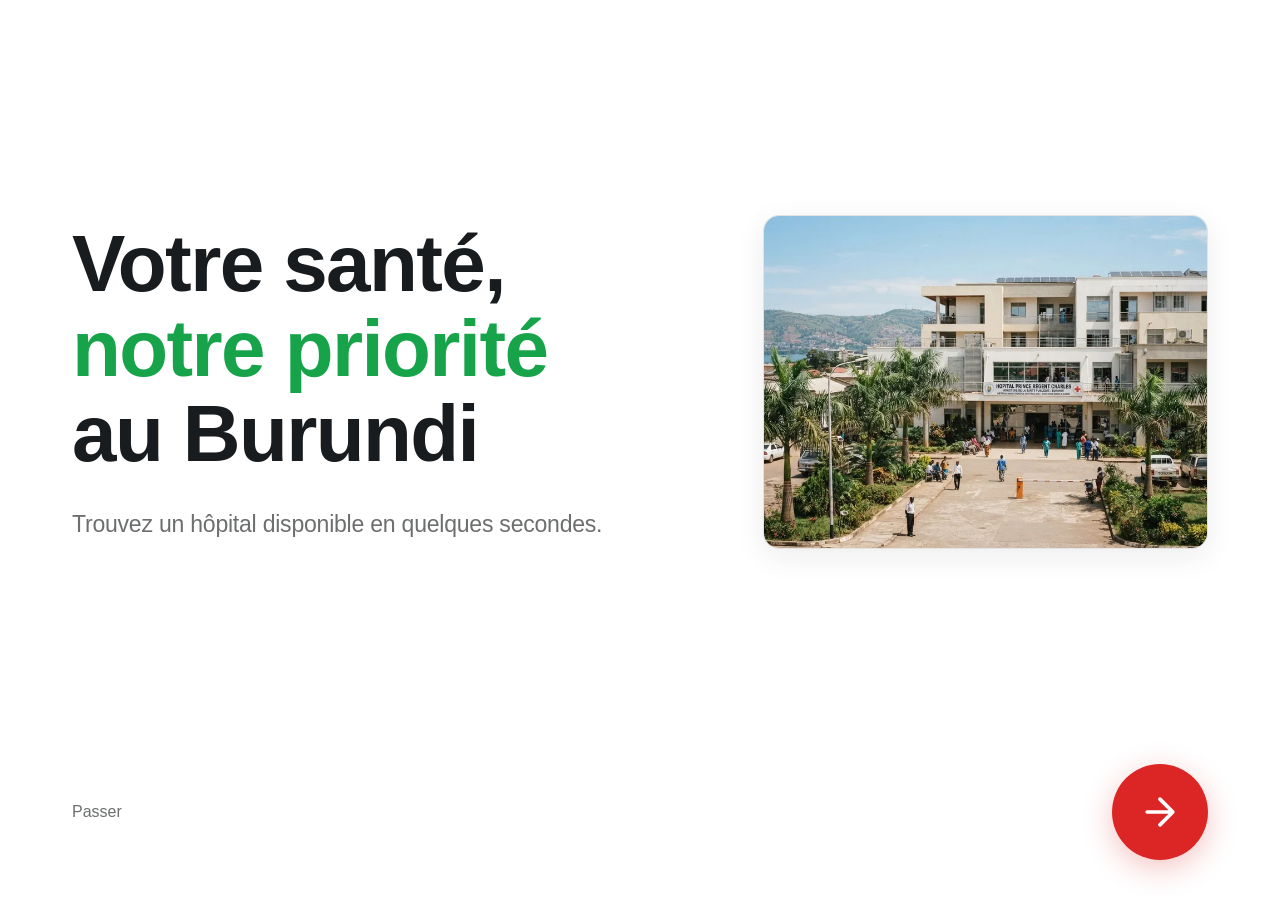
<file: frontend/onboarding-1.html>
<!DOCTYPE html>
<html lang="fr">
<head>
  <meta charset="UTF-8">
  <meta name="viewport" content="width=device-width, initial-scale=1.0, viewport-fit=cover">
  <title>Urgences Burundi — Votre santé, notre priorité au Burundi</title>
  <meta name="description" content="Trouvez un hôpital disponible en quelques secondes.">
  <meta name="theme-color" content="#FFFFFF">
  <link rel="preload" href="assets/fonts/Inter-var.woff2" as="font" type="font/woff2" crossorigin>
  <link rel="preload" href="assets/fonts/PlusJakartaSans-var.woff2" as="font" type="font/woff2" crossorigin>

  <link rel="stylesheet" href="styles.css?v=5">
  <link rel="stylesheet" href="onboarding-1.css?v=5">
  <link rel="icon" href="assets/img/logo.svg" type="image/svg+xml">
  <style>[v-cloak]{display:none}</style>
</head>
<body>
  <!--
    Le contenu de cet ecran est decrit dans data.js (cle `onboarding`)
    et rendu par le composant <ub-onboarding>. Seul le numero d'etape
    change d'une page a l'autre : le gabarit n'est pas duplique.
  -->
  <div id="app" v-cloak>
    <ub-onboarding :etape="1"></ub-onboarding>
  </div>

  <script src="assets/vendor/vue.global.prod.js?v=1"></script>
  <script src="data.js?v=5"></script>
  <script src="components.js?v=5"></script>
<script>UB.mount();</script>
</body>
</html>
</file>
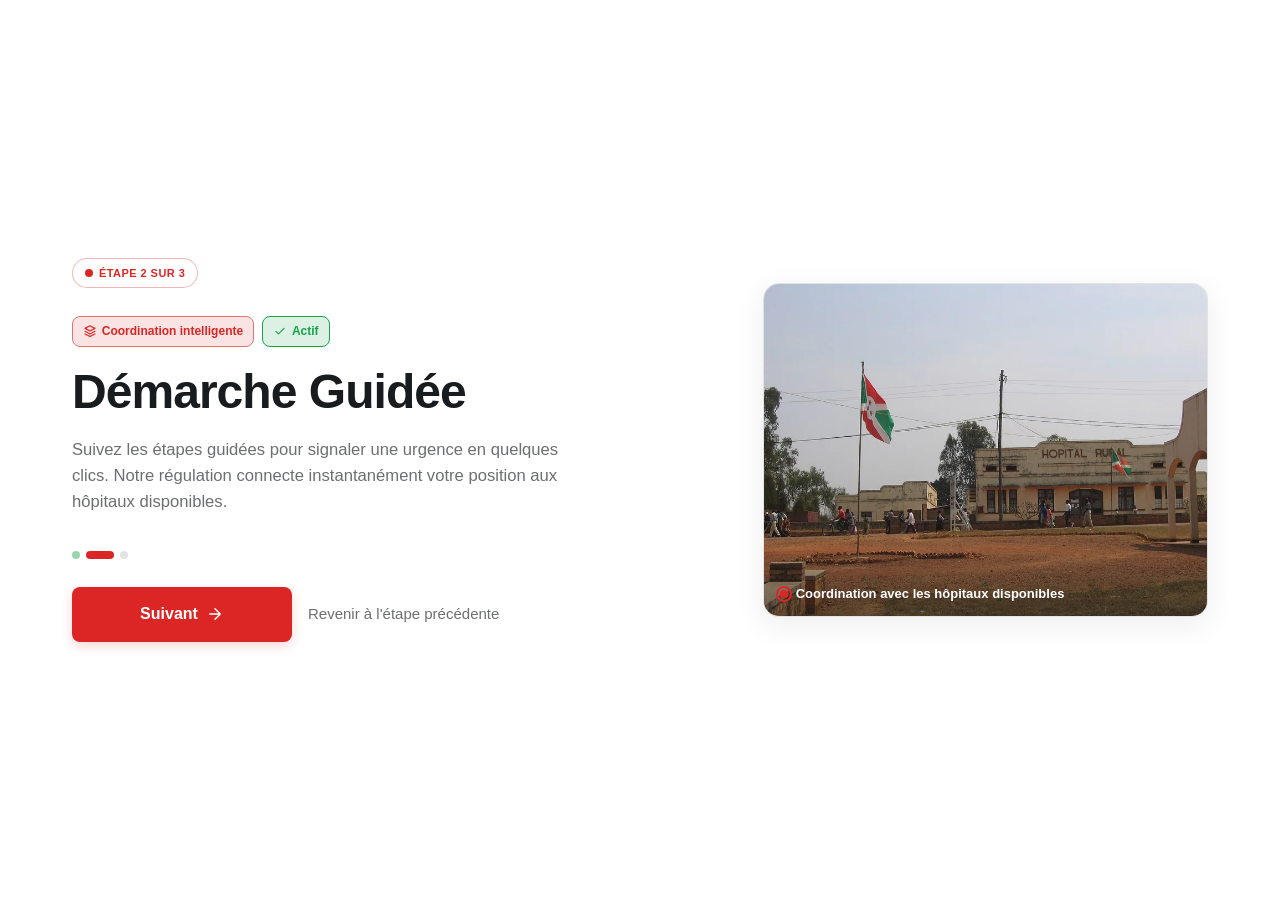
<file: frontend/onboarding-2.html>
<!DOCTYPE html>
<html lang="fr">
<head>
  <meta charset="UTF-8">
  <meta name="viewport" content="width=device-width, initial-scale=1.0, viewport-fit=cover">
  <title>Urgences Burundi — Démarche Guidée</title>
  <meta name="description" content="Suivez les étapes guidées pour signaler une urgence.">
  <meta name="theme-color" content="#FFFFFF">
  <link rel="preload" href="assets/fonts/Inter-var.woff2" as="font" type="font/woff2" crossorigin>
  <link rel="preload" href="assets/fonts/PlusJakartaSans-var.woff2" as="font" type="font/woff2" crossorigin>

  <link rel="stylesheet" href="styles.css?v=5">
  <link rel="stylesheet" href="onboarding-full.css?v=5">
  <link rel="icon" href="assets/img/logo.svg" type="image/svg+xml">
  <style>[v-cloak]{display:none}</style>
</head>
<body>
  <!--
    Le contenu de cet ecran est decrit dans data.js (cle `onboarding`)
    et rendu par le composant <ub-onboarding>. Seul le numero d'etape
    change d'une page a l'autre : le gabarit n'est pas duplique.
  -->
  <div id="app" v-cloak>
    <ub-onboarding :etape="2"></ub-onboarding>
  </div>

  <script src="assets/vendor/vue.global.prod.js?v=1"></script>
  <script src="data.js?v=5"></script>
  <script src="components.js?v=5"></script>
<script>UB.mount();</script>
</body>
</html>
</file>
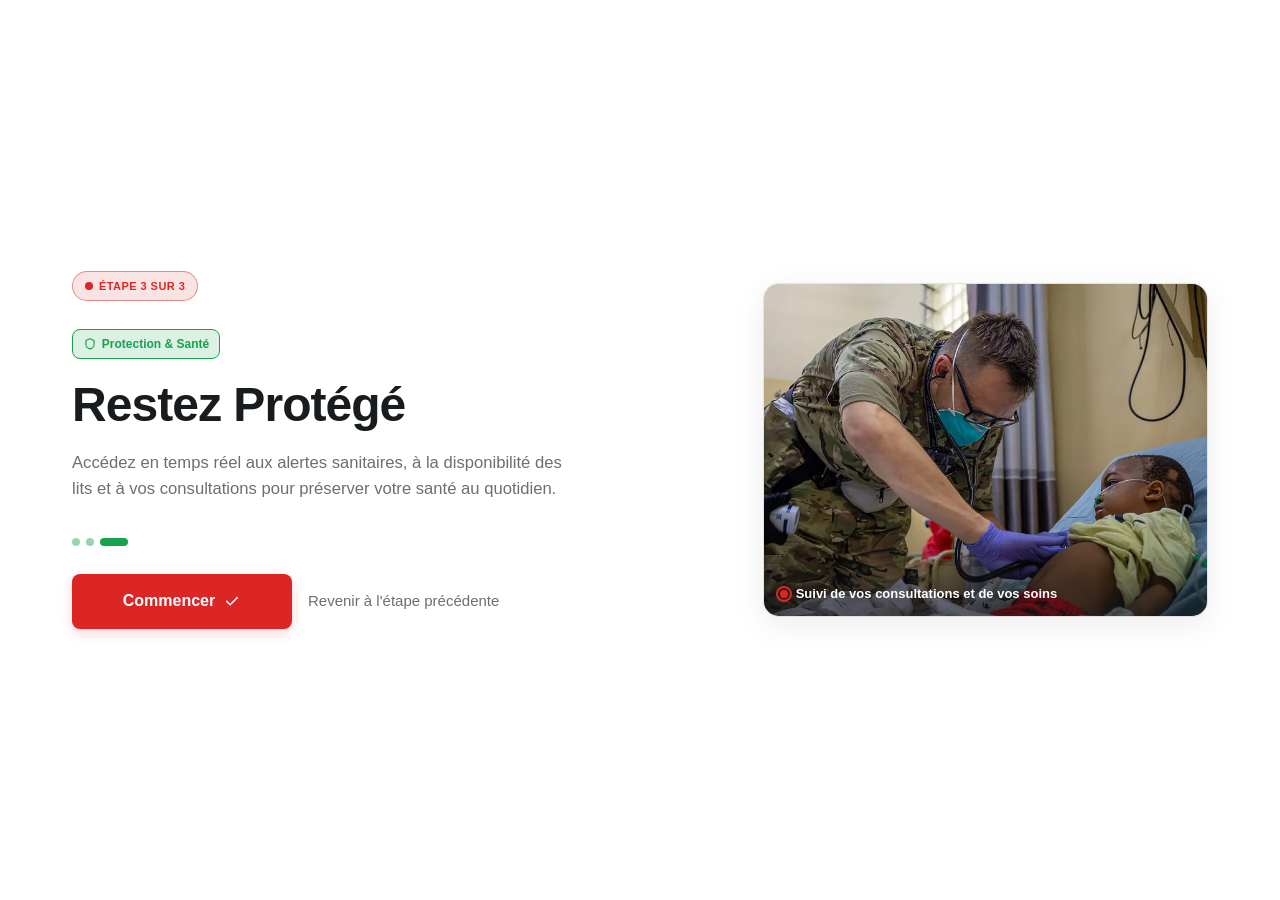
<file: frontend/onboarding-3.html>
<!DOCTYPE html>
<html lang="fr">
<head>
  <meta charset="UTF-8">
  <meta name="viewport" content="width=device-width, initial-scale=1.0, viewport-fit=cover">
  <title>Urgences Burundi — Restez Protégé</title>
  <meta name="description" content="Accédez en temps réel aux alertes sanitaires.">
  <meta name="theme-color" content="#FFFFFF">
  <link rel="preload" href="assets/fonts/Inter-var.woff2" as="font" type="font/woff2" crossorigin>
  <link rel="preload" href="assets/fonts/PlusJakartaSans-var.woff2" as="font" type="font/woff2" crossorigin>

  <link rel="stylesheet" href="styles.css?v=5">
  <link rel="stylesheet" href="onboarding-full.css?v=5">
  <link rel="icon" href="assets/img/logo.svg" type="image/svg+xml">
  <style>[v-cloak]{display:none}</style>
</head>
<body>
  <!--
    Le contenu de cet ecran est decrit dans data.js (cle `onboarding`)
    et rendu par le composant <ub-onboarding>. Seul le numero d'etape
    change d'une page a l'autre : le gabarit n'est pas duplique.
  -->
  <div id="app" v-cloak>
    <ub-onboarding :etape="3"></ub-onboarding>
  </div>

  <script src="assets/vendor/vue.global.prod.js?v=1"></script>
  <script src="data.js?v=5"></script>
  <script src="components.js?v=5"></script>
<script>UB.mount();</script>
</body>
</html>
</file>
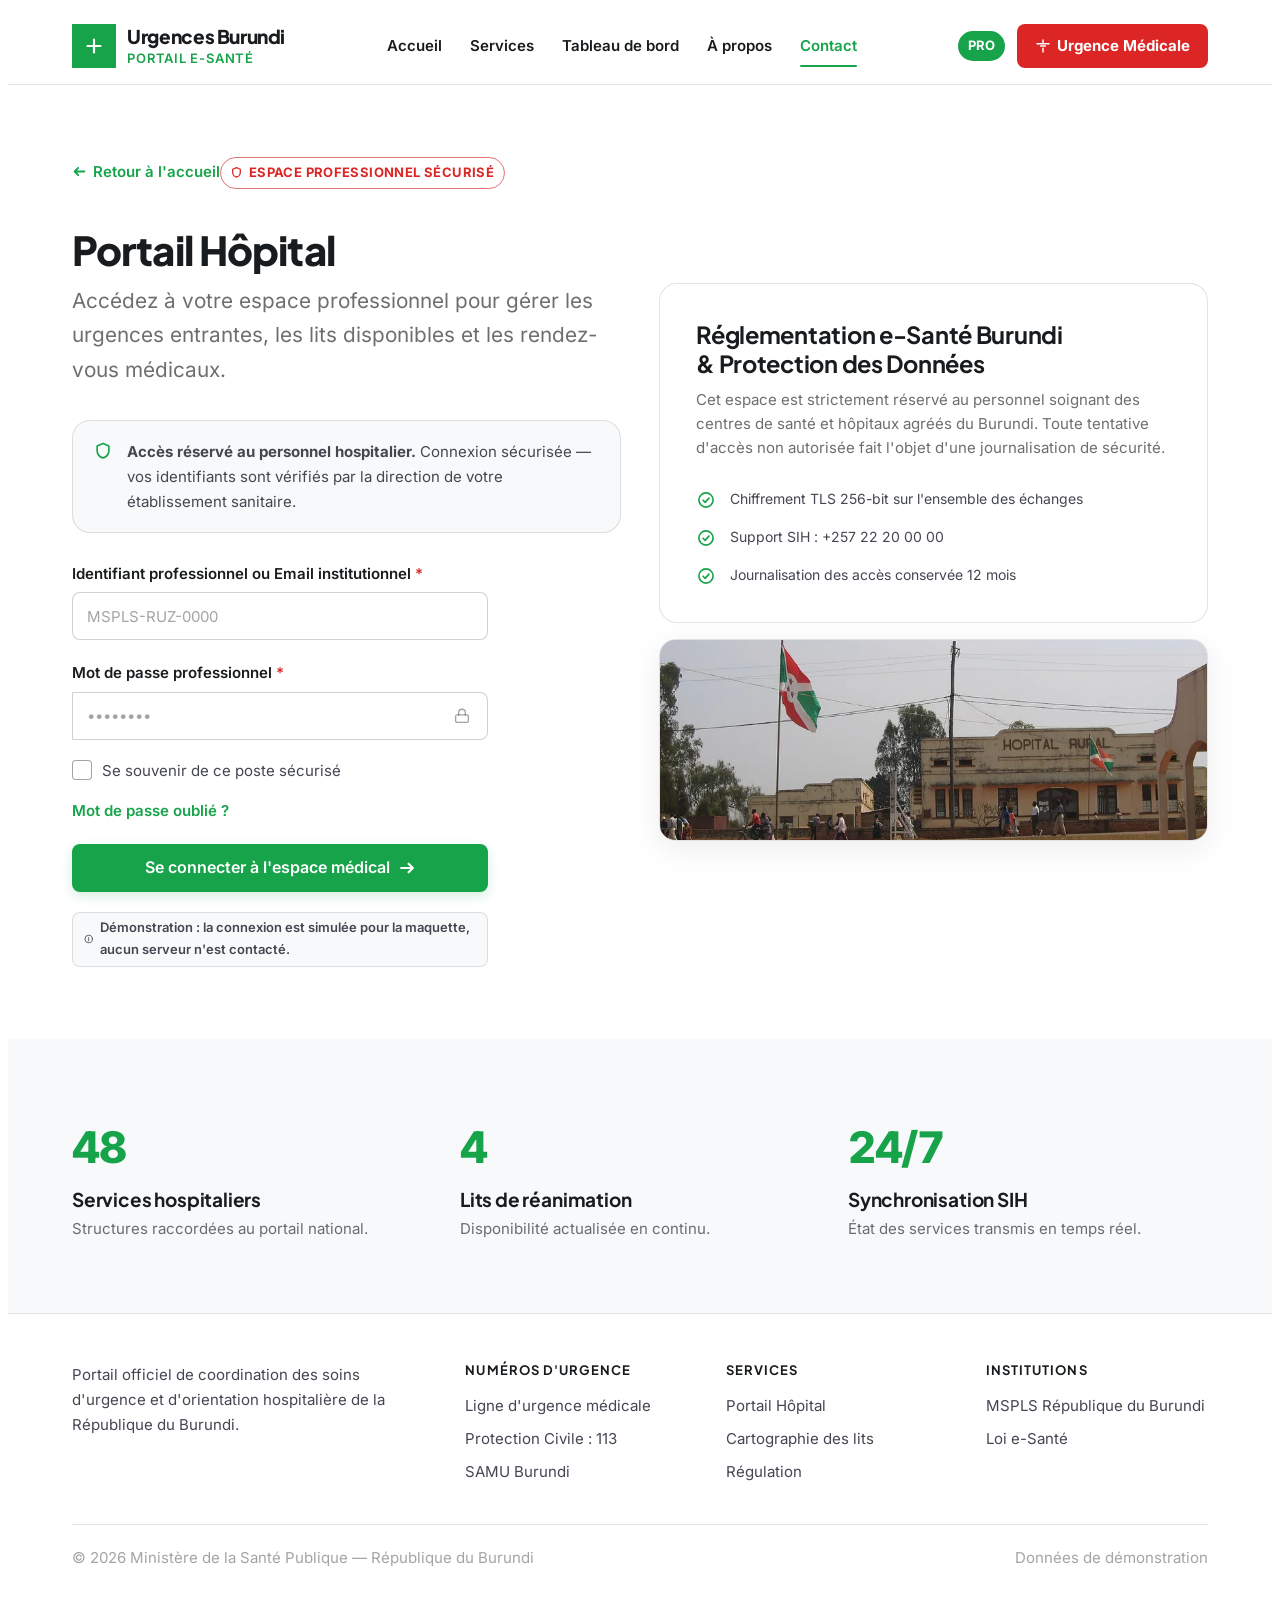
<file: frontend/portail-hopital.html>
<!DOCTYPE html>
<html lang="fr">
<head>
  <meta charset="UTF-8">
  <meta name="viewport" content="width=device-width, initial-scale=1.0, viewport-fit=cover">
  <title>Portail Hôpital — Urgences Burundi</title>
  <meta name="description" content="Accès réservé au personnel hospitalier : gérez les urgences entrantes, les lits disponibles et les rendez-vous médicaux.">
  <meta name="theme-color" content="#FFFFFF">
  <link rel="preload" href="assets/fonts/Inter-var.woff2" as="font" type="font/woff2" crossorigin>
  <link rel="preload" href="assets/fonts/PlusJakartaSans-var.woff2" as="font" type="font/woff2" crossorigin>

  <link rel="stylesheet" href="ui.css?v=4">
  <link rel="icon" href="assets/img/logo.svg" type="image/svg+xml">
  <style>[v-cloak]{display:none}</style>
</head>
<body>
<div id="app" class="ub" v-cloak>

  <header class="ub-head">
    <div class="ub-head-in">
      <a class="ub-brand" href="accueil.html">
        <span class="ub-brand-mark" aria-hidden="true">
          <svg viewBox="0 0 24 24" fill="none" stroke="currentColor" stroke-width="2.2"
               stroke-linecap="round" stroke-linejoin="round" aria-hidden="true"><path d="M12 5.5v13M5.5 12h13"/></svg>
        </span>
        <span class="ub-brand-txt"><b>Urgences Burundi</b><span>Portail E-Santé</span></span>
      </a>

      <nav class="ub-nav" aria-label="Navigation principale">
        <a href="accueil.html">Accueil</a>
        <a href="signaler-un-cas.html">Services</a>
        <a href="dashboard-hopital.html">Tableau de bord</a>
        <a href="accueil.html#a-propos">À propos</a>
        <a href="portail-hopital.html" aria-current="page">Contact</a>
      </nav>

      <div class="ub-head-actions">
        <span class="ub-tag">PRO</span>
        <a class="ub-urgent-btn" href="signaler-une-urgence.html">
          <svg viewBox="0 0 24 24" fill="none" stroke="currentColor" stroke-width="2.2"
               stroke-linecap="round" stroke-linejoin="round" aria-hidden="true">
            <path d="M3 8.5h18M12 3v5.5M12 15.5V21M8.5 12h7"/>
          </svg>
          <span>Urgence Médicale</span>
        </a>
      </div>
    </div>
  </header>

  <main class="ub-main">
    <section class="ub-sec">
      <div class="ub-wrap">
        <div class="ub-cols" style="display:grid;grid-template-columns:1fr 1fr;gap:clamp(1.5rem,3vw,3.5rem);align-items:center">

          <!-- ============ FORMULAIRE PRO ============ -->
          <div class="ub-a">
            <a class="ub-link" href="accueil.html" style="margin-bottom:1.5rem">
              <svg viewBox="0 0 16 16" fill="none" stroke="currentColor" stroke-width="1.9"
                   stroke-linecap="round" stroke-linejoin="round" aria-hidden="true">
                <path d="M13.2 8H2.8M6.6 4.2 2.8 8l3.8 3.8"/>
              </svg>
              Retour à l'accueil
            </a>

            <span class="ub-tag ub-tag--ghost">
              <svg viewBox="0 0 24 24" width="13" height="13" fill="none" stroke="currentColor"
                   stroke-width="2.4" stroke-linecap="round" stroke-linejoin="round" aria-hidden="true">
                <path d="M12 3 5 6v6c0 4.4 3.6 7.8 7 8.3 3.4-.5 7-3.9 7-8.3V6l-7-3Z"/>
              </svg>
              Espace professionnel sécurisé
            </span>

            <h1 class="ub-h2" style="font-size:clamp(1.75rem,3.4vw,2.5rem);margin-top:1rem">Portail Hôpital</h1>
            <p class="ub-lead" style="margin-top:0.6rem;margin-bottom:2rem">
              Accédez à votre espace professionnel pour gérer les urgences entrantes, les lits
              disponibles et les rendez-vous médicaux.
            </p>

            <div class="ub-note" style="margin-bottom:1.75rem">
              <svg viewBox="0 0 24 24" fill="none" stroke="currentColor" stroke-width="2"
                   stroke-linecap="round" stroke-linejoin="round" aria-hidden="true">
                <path d="M12 3 5 6v6c0 4.4 3.6 7.8 7 8.3 3.4-.5 7-3.9 7-8.3V6l-7-3Z"/>
              </svg>
              <span>
                <strong>Accès réservé au personnel hospitalier.</strong>
                Connexion sécurisée — vos identifiants sont vérifiés par la direction de votre
                établissement sanitaire.
              </span>
            </div>

            <form data-validate novalidate style="display:grid;gap:1.25rem;max-width:26rem">

              <p class="ub-hint--bad" data-form-note data-msg="Complétez les champs obligatoires ci-dessous."
                 style="display:none;padding:0.75rem 1rem;border:1px solid var(--ub-urgent);
                        border-radius:var(--ub-radius);background:var(--ub-soft-bg)" role="alert"></p>

              <div class="ub-field">
                <label for="pid">Identifiant professionnel ou Email institutionnel <span class="req" aria-hidden="true">*</span></label>
                <input class="ub-input" id="pid" name="pid" type="text" required
                       autocomplete="username" placeholder="MSPLS-RUZ-0000">
              </div>

              <div class="ub-field">
                <label for="ppwd">Mot de passe professionnel <span class="req" aria-hidden="true">*</span></label>
                <div class="ub-input-wrap">
                  <input class="ub-input" id="ppwd" name="ppwd" type="password" required
                         autocomplete="current-password" placeholder="••••••••">
                  <button type="button" aria-label="Afficher le mot de passe"
                          style="position:absolute;right:0.5rem;top:50%;translate:0 -50%;
                                 width:36px;height:36px;display:grid;place-items:center;
                                 border:0;background:none;cursor:pointer;color:var(--ub-ink-40)">
                    <svg viewBox="0 0 24 24" width="18" height="18" fill="none" stroke="currentColor"
                         stroke-width="1.8" stroke-linecap="round" aria-hidden="true">
                      <rect x="3.5" y="10.5" width="17" height="10" rx="2"/>
                      <path d="M7.5 10.5V7.5a4.5 4.5 0 0 1 9 0v3"/>
                    </svg>
                  </button>
                </div>
              </div>

              <div style="display:flex;align-items:center;justify-content:space-between;gap:1rem;flex-wrap:wrap">
                <label class="ub-check">
                  <input type="checkbox" id="poste" name="poste">
                  <span>Se souvenir de ce poste sécurisé</span>
                </label>
                <a class="ub-link" href="#">Mot de passe oublié ?</a>
              </div>

              <a class="ub-btn ub-btn--ok" href="dashboard-hopital.html">
                Se connecter à l'espace médical
                <svg viewBox="0 0 16 16" fill="none" stroke="currentColor" stroke-width="1.9"
                     stroke-linecap="round" stroke-linejoin="round" aria-hidden="true">
                  <path d="M2.8 8h10.4M9.4 4.2 13.2 8l-3.8 3.8"/>
                </svg>
              </a>

              <div class="ub-demo">
                <svg viewBox="0 0 20 20" fill="none" stroke="currentColor" stroke-width="1.8"
                     stroke-linecap="round" aria-hidden="true">
                  <circle cx="10" cy="10" r="8"/><path d="M10 9v5M10 6.5v.2"/>
                </svg>
                Démonstration : la connexion est simulée pour la maquette, aucun serveur n'est contacté.
              </div>
            </form>
          </div>

          <!-- ============ RASSUREMENT ============ -->
          <div class="ub-a ub-d3 ub-a--veil">
            <div class="ub-card" style="padding:clamp(1.5rem,3vw,2.25rem)">
              <h2 class="ub-h3">Réglementation e-Santé Burundi &amp; Protection des Données</h2>
              <p style="margin-top:0.6rem;font-size:0.9375rem;line-height:1.6;color:var(--ub-ink-64)">
                Cet espace est strictement réservé au personnel soignant des centres de santé
                et hôpitaux agréés du Burundi. Toute tentative d'accès non autorisée fait l'objet
                d'une journalisation de sécurité.
              </p>

              <ul style="display:grid;gap:1rem;margin-top:1.75rem">
                <li style="display:flex;gap:0.85rem;align-items:flex-start">
                  <svg viewBox="0 0 24 24" width="20" height="20" fill="none" stroke="var(--ub-ok)"
                       stroke-width="2" stroke-linecap="round" stroke-linejoin="round" aria-hidden="true"
                       style="flex:none;margin-top:2px">
                    <circle cx="12" cy="12" r="8.5"/><path d="m8.5 12.3 2.5 2.5 4.5-5"/>
                  </svg>
                  <span style="font-size:0.875rem;line-height:1.55;color:var(--ub-ink-soft)">
                    Chiffrement TLS 256-bit sur l'ensemble des échanges
                  </span>
                </li>
                <li style="display:flex;gap:0.85rem;align-items:flex-start">
                  <svg viewBox="0 0 24 24" width="20" height="20" fill="none" stroke="var(--ub-ok)"
                       stroke-width="2" stroke-linecap="round" stroke-linejoin="round" aria-hidden="true"
                       style="flex:none;margin-top:2px">
                    <circle cx="12" cy="12" r="8.5"/><path d="m8.5 12.3 2.5 2.5 4.5-5"/>
                  </svg>
                  <span style="font-size:0.875rem;line-height:1.55;color:var(--ub-ink-soft)">
                    Support SIH : +257 22 20 00 00
                  </span>
                </li>
                <li style="display:flex;gap:0.85rem;align-items:flex-start">
                  <svg viewBox="0 0 24 24" width="20" height="20" fill="none" stroke="var(--ub-ok)"
                       stroke-width="2" stroke-linecap="round" stroke-linejoin="round" aria-hidden="true"
                       style="flex:none;margin-top:2px">
                    <circle cx="12" cy="12" r="8.5"/><path d="m8.5 12.3 2.5 2.5 4.5-5"/>
                  </svg>
                  <span style="font-size:0.875rem;line-height:1.55;color:var(--ub-ink-soft)">
                    Journalisation des accès conservée 12 mois
                  </span>
                </li>
              </ul>
            </div>

            <figure style="margin-top:1rem;border-radius:var(--ub-radius-lg);overflow:hidden;
                            border:1px solid var(--ub-ink-12);box-shadow:var(--ub-shadow)">
              <picture><source srcset="assets/img/hopital-ruyigi-800.webp" type="image/webp"><img src="assets/img/hopital-ruyigi.jpg" alt="Façade d'un hôpital burundais" width="1280" height="960" loading="lazy" style="width:100%;height:200px;object-fit:cover"></picture>
            </figure>
          </div>

        </div>
      </div>
    </section>

    <!-- ============ SERVICES HOSPITALIERS ============ -->
    <section class="ub-sec ub-sec--soft">
      <div class="ub-wrap">
        <div class="ub-grid ub-grid--3">
          <div class="ub-reveal" data-d="0">
            <p class="ub-stat__n">48</p>
            <p class="ub-stat__t">Services hospitaliers</p>
            <p class="ub-stat__d">Structures raccordées au portail national.</p>
          </div>
          <div class="ub-reveal" data-d="100">
            <p class="ub-stat__n"><span data-count="6">0</span></p>
            <p class="ub-stat__t">Lits de réanimation</p>
            <p class="ub-stat__d">Disponibilité actualisée en continu.</p>
          </div>
          <div class="ub-reveal" data-d="200">
            <p class="ub-stat__n">24/7</p>
            <p class="ub-stat__t">Synchronisation SIH</p>
            <p class="ub-stat__d">État des services transmis en temps réel.</p>
          </div>
        </div>
      </div>
    </section>

  </main>

  <footer class="ub-foot">
    <div class="ub-wrap">
      <div class="ub-foot-grid">
        <div>
          <p>
            Portail officiel de coordination des soins d'urgence et d'orientation hospitalière
            de la République du Burundi.
          </p>
        </div>
        <div>
          <h4>Numéros d'urgence</h4>
          <ul>
            <li><a href="signaler-une-urgence.html">Ligne d'urgence médicale</a></li>
            <li><a href="#">Protection Civile : 113</a></li>
            <li><a href="#">SAMU Burundi</a></li>
          </ul>
        </div>
        <div>
          <h4>Services</h4>
          <ul>
            <li><a href="dashboard-hopital.html">Portail Hôpital</a></li>
            <li><a href="dashboard-hopital.html">Cartographie des lits</a></li>
            <li><a href="dashboard-hopital.html">Régulation</a></li>
          </ul>
        </div>
        <div>
          <h4>Institutions</h4>
          <ul>
            <li><a href="#">MSPLS République du Burundi</a></li>
            <li><a href="#">Loi e-Santé</a></li>
          </ul>
        </div>
      </div>
      <div class="ub-foot-bottom">
        <span>© 2026 Ministère de la Santé Publique — République du Burundi</span>
        <span>Données de démonstration</span>
      </div>
    </div>
  </footer>

</div>

  <script src="assets/vendor/vue.global.prod.js?v=1"></script>
  <script src="data.js?v=4"></script>
  <script src="components.js?v=4"></script>
  <script src="ui.js?v=4"></script>
<script>UB.mount();</script>
</body>
</html>
</file>
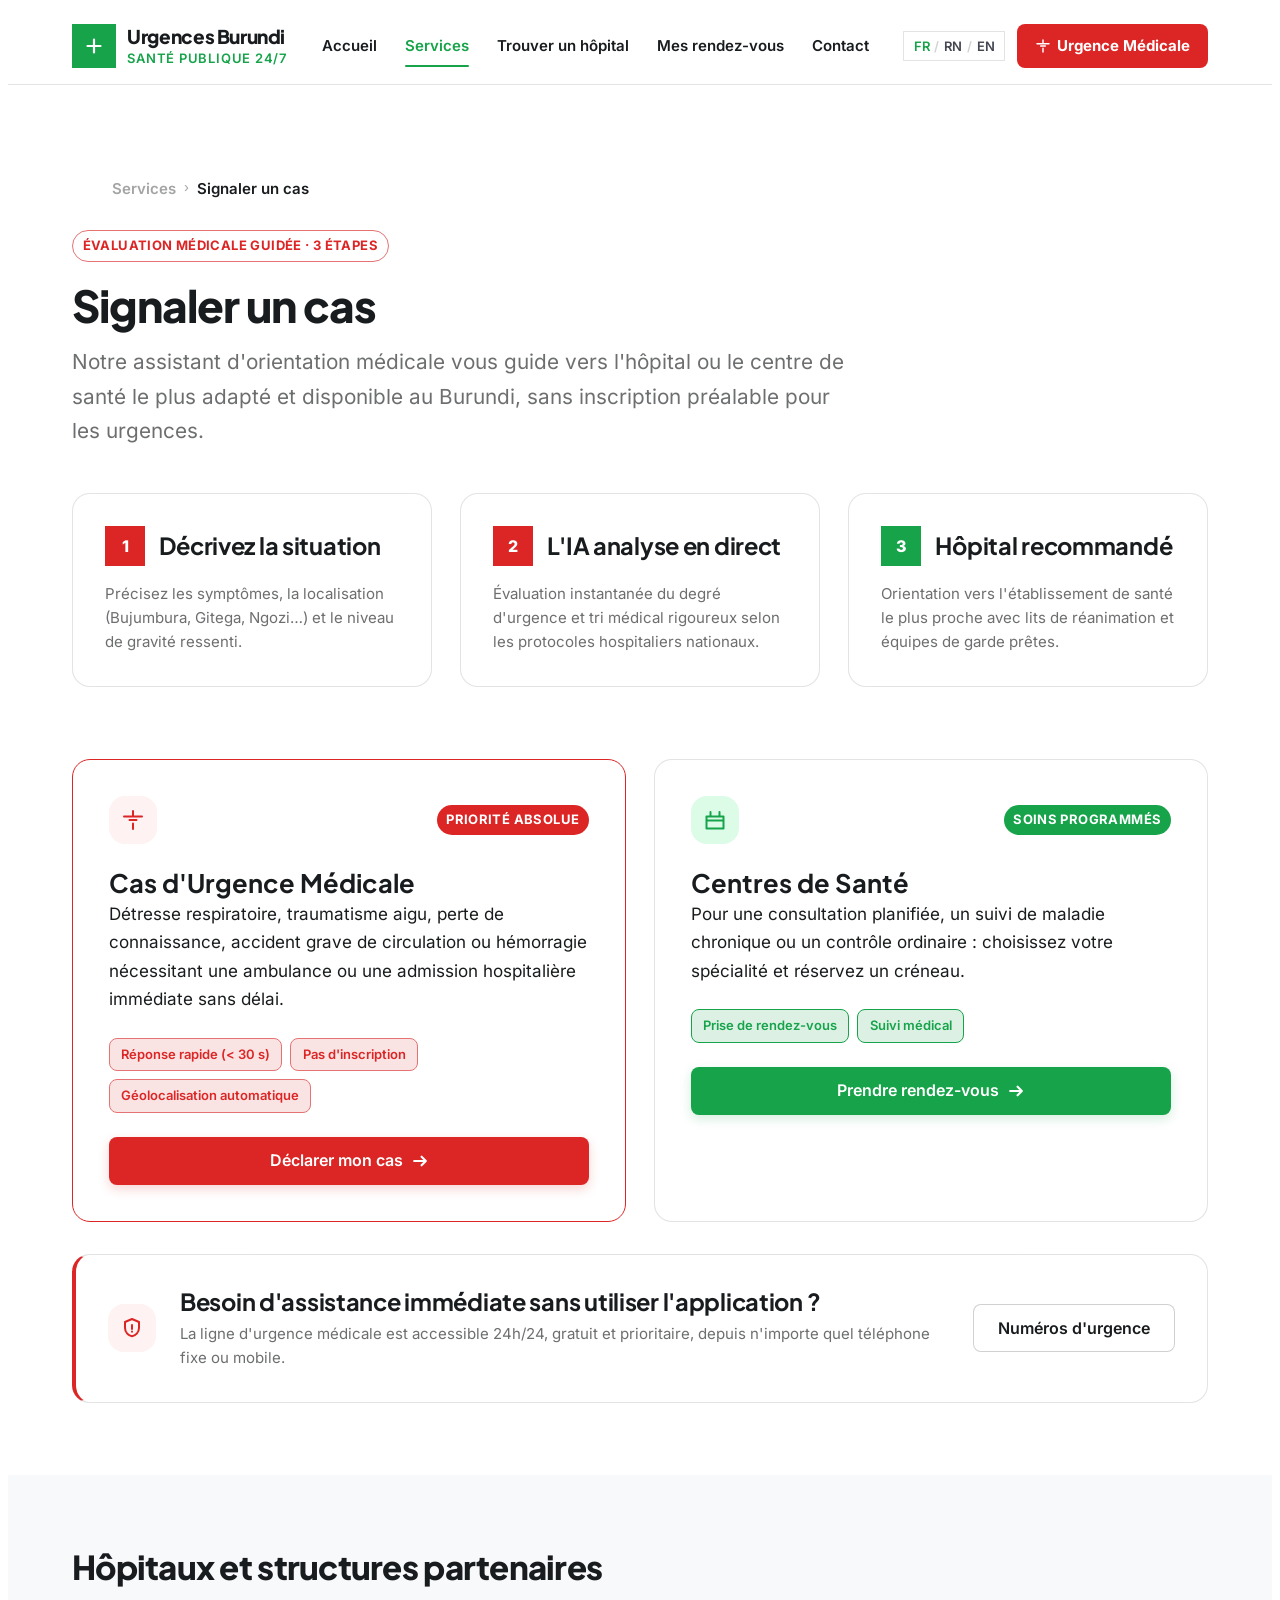
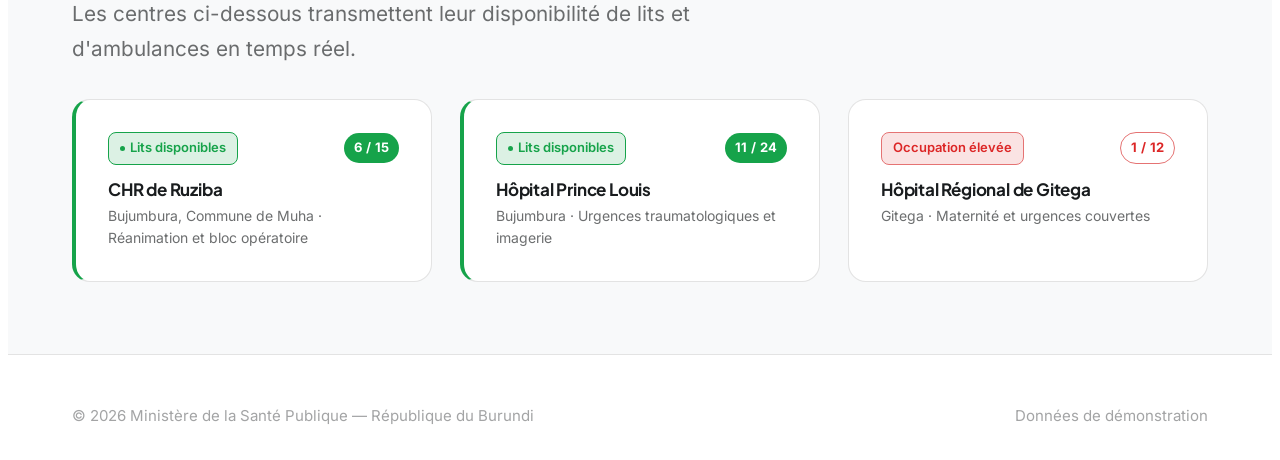
<file: frontend/signaler-un-cas.html>
<!DOCTYPE html>
<html lang="fr">
<head>
  <meta charset="UTF-8">
  <meta name="viewport" content="width=device-width, initial-scale=1.0, viewport-fit=cover">
  <title>Signaler un cas — Urgences Burundi</title>
  <meta name="description" content="Assistant d'orientation médicale : décrivez la situation, l'analyse vous oriente vers l'hôpital ou centre de santé le plus adapté.">
  <meta name="theme-color" content="#FFFFFF">
  <link rel="preload" href="assets/fonts/Inter-var.woff2" as="font" type="font/woff2" crossorigin>
  <link rel="preload" href="assets/fonts/PlusJakartaSans-var.woff2" as="font" type="font/woff2" crossorigin>

  <link rel="stylesheet" href="ui.css?v=4">
  <link rel="icon" href="assets/img/logo.svg" type="image/svg+xml">
  <style>[v-cloak]{display:none}</style>
</head>
<body>
<div id="app" class="ub" v-cloak>

  <header class="ub-head">
    <div class="ub-head-in">
      <a class="ub-brand" href="accueil.html">
        <span class="ub-brand-mark" aria-hidden="true">
          <svg viewBox="0 0 24 24" fill="none" stroke="currentColor" stroke-width="2.2"
               stroke-linecap="round" stroke-linejoin="round" aria-hidden="true"><path d="M12 5.5v13M5.5 12h13"/></svg>
        </span>
        <span class="ub-brand-txt"><b>Urgences Burundi</b><span>Santé Publique 24/7</span></span>
      </a>

      <nav class="ub-nav" aria-label="Navigation principale">
        <a href="accueil.html">Accueil</a>
        <a href="signaler-un-cas.html" aria-current="page">Services</a>
        <a href="dashboard-hopital.html">Trouver un hôpital</a>
        <a href="mes-rendez-vous.html">Mes rendez-vous</a>
        <a href="accueil.html#a-propos">Contact</a>
      </nav>

      <div class="ub-head-actions">
        <button class="ub-lang" type="button" aria-label="Changer de langue">
          <span class="on">FR</span><span class="sep">/</span><span>RN</span><span class="sep">/</span><span>EN</span>
        </button>
        <a class="ub-urgent-btn" href="signaler-une-urgence.html">
          <svg viewBox="0 0 24 24" fill="none" stroke="currentColor" stroke-width="2.2"
               stroke-linecap="round" stroke-linejoin="round" aria-hidden="true">
            <path d="M3 8.5h18M12 3v5.5M12 15.5V21M8.5 12h7"/>
          </svg>
          <span>Urgence Médicale</span>
        </a>
      </div>
    </div>
  </header>

  <main class="ub-main">

    <!-- ============ EN-TÊTE ============ -->
    <section class="ub-sec" style="padding-bottom:0">
      <div class="ub-wrap">
        <nav aria-label="Fil d'Ariane" style="margin-bottom:1.5rem">
          <ol style="display:flex;align-items:center;gap:0.5rem;flex-wrap:wrap;
                     font-size:0.8125rem">
            <li style="display:flex;align-items:center">
              <a class="ub-crumb" href="accueil.html">Services</a>
            </li>
            <li aria-hidden="true" style="display:flex;align-items:center;color:var(--ub-ink-40)">›</li>
            <li class="ub-crumb" aria-current="page">Signaler un cas</li>
          </ol>
        </nav>

        <div class="ub-a">
          <span class="ub-tag ub-tag--ghost">Évaluation médicale guidée · 3 étapes</span>
          <h1 class="ub-h2" style="font-size:clamp(1.75rem,3.6vw,2.75rem);margin-top:1rem">
            Signaler un cas
          </h1>
          <p class="ub-lead" style="margin-top:0.75rem;max-width:52rem">
            Notre assistant d'orientation médicale vous guide vers l'hôpital ou le centre de
            santé le plus adapté et disponible au Burundi, sans inscription préalable pour
            les urgences.
          </p>
        </div>

        <!-- ============ LES 3 ÉTAPES ============ -->
        <div class="ub-grid ub-grid--3" style="margin-top:clamp(1.75rem,4vw,2.75rem)">

          <article class="ub-card ub-a ub-d2">
            <div style="display:flex;align-items:center;gap:0.9rem;margin-bottom:1rem">
              <span class="ub-step__n ub-step__n--urgent" style="width:40px;height:40px;font-size:1rem">1</span>
              <h2 class="ub-h3">Décrivez la situation</h2>
            </div>
            <p style="font-size:0.9375rem;line-height:1.6;color:var(--ub-ink-64)">
              Précisez les symptômes, la localisation (Bujumbura, Gitega, Ngozi…) et le niveau
              de gravité ressenti.
            </p>
          </article>

          <article class="ub-card ub-a ub-d3">
            <div style="display:flex;align-items:center;gap:0.9rem;margin-bottom:1rem">
              <span class="ub-step__n ub-step__n--urgent" style="width:40px;height:40px;font-size:1rem">2</span>
              <h2 class="ub-h3">L'IA analyse en direct</h2>
            </div>
            <p style="font-size:0.9375rem;line-height:1.6;color:var(--ub-ink-64)">
              Évaluation instantanée du degré d'urgence et tri médical rigoureux selon les
              protocoles hospitaliers nationaux.
            </p>
          </article>

          <article class="ub-card ub-a ub-d4">
            <div style="display:flex;align-items:center;gap:0.9rem;margin-bottom:1rem">
              <span class="ub-step__n" style="width:40px;height:40px;font-size:1rem">3</span>
              <h2 class="ub-h3">Hôpital recommandé</h2>
            </div>
            <p style="font-size:0.9375rem;line-height:1.6;color:var(--ub-ink-64)">
              Orientation vers l'établissement de santé le plus proche avec lits de réanimation
              et équipes de garde prêtes.
            </p>
          </article>

        </div>
      </div>
    </section>

    <!-- ============ CHOIX DU TYPE DE PRISE EN CHARGE ============ -->
    <section class="ub-sec">
      <div class="ub-wrap">
        <div class="ub-grid ub-grid--2" style="align-items:stretch">

          <!-- Urgence -->
          <article class="ub-panel ub-a ub-d3" style="border-color:var(--ub-urgent)">
            <div class="ub-panel__top">
              <span class="ub-ico ub-ico--urgent" aria-hidden="true">
                <svg viewBox="0 0 24 24" fill="none" stroke="currentColor" stroke-width="2"
                     stroke-linecap="round" stroke-linejoin="round" aria-hidden="true">
                  <path d="M3 8.5h18M12 3v5.5M12 15.5V21M8.5 12h7"/>
                </svg>
              </span>
              <span class="ub-tag ub-tag--urgent">Priorité absolue</span>
            </div>

            <h2>Cas d'Urgence Médicale</h2>
            <p>
              Détresse respiratoire, traumatisme aigu, perte de connaissance, accident grave
              de circulation ou hémorragie nécessitant une ambulance ou une admission
              hospitalière immédiate sans délai.
            </p>

            <div class="ub-panel__tags">
              <span class="ub-chip">Réponse rapide (&lt; 30 s)</span>
              <span class="ub-chip">Pas d'inscription</span>
              <span class="ub-chip">Géolocalisation automatique</span>
            </div>

            <a class="ub-btn ub-btn--urgent ub-btn--block" href="signaler-une-urgence.html">
              Déclarer mon cas
              <svg viewBox="0 0 16 16" fill="none" stroke="currentColor" stroke-width="1.9"
                   stroke-linecap="round" stroke-linejoin="round" aria-hidden="true">
                <path d="M2.8 8h10.4M9.4 4.2 13.2 8l-3.8 3.8"/>
              </svg>
            </a>
          </article>

          <!-- Consultation -->
          <article class="ub-panel ub-a ub-d4">
            <div class="ub-panel__top">
              <span class="ub-ico" aria-hidden="true">
                <svg viewBox="0 0 24 24" fill="none" stroke="currentColor" stroke-width="2"
                     stroke-linecap="round" stroke-linejoin="round" aria-hidden="true">
                  <path d="M3.5 8.5h17v12h-17v-12ZM7.5 4v4.5M16.5 4v4.5M3.5 12.5h17"/>
                </svg>
              </span>
              <span class="ub-tag">Soins programmés</span>
            </div>

            <h2>Centres de Santé</h2>
            <p>
              Pour une consultation planifiée, un suivi de maladie chronique ou un contrôle
              ordinaire : choisissez votre spécialité et réservez un créneau.
            </p>

            <div class="ub-panel__tags">
              <span class="ub-chip ub-chip--ok">Prise de rendez-vous</span>
              <span class="ub-chip ub-chip--ok">Suivi médical</span>
            </div>

            <a class="ub-btn ub-btn--ok ub-btn--block" href="mes-rendez-vous.html">
              Prendre rendez-vous
              <svg viewBox="0 0 16 16" fill="none" stroke="currentColor" stroke-width="1.9"
                   stroke-linecap="round" stroke-linejoin="round" aria-hidden="true">
                <path d="M2.8 8h10.4M9.4 4.2 13.2 8l-3.8 3.8"/>
              </svg>
            </a>
          </article>

        </div>

        <!-- ============ ASSISTANCE IMMÉDIATE ============ -->
        <div class="ub-card ub-card--triage ub-a ub-d5"
             style="margin-top:clamp(1.5rem,3vw,2rem);display:flex;align-items:center;
                    gap:1.5rem;flex-wrap:wrap">
          <span class="ub-ico ub-ico--urgent" aria-hidden="true">
            <svg viewBox="0 0 24 24" fill="none" stroke="currentColor" stroke-width="2"
                 stroke-linecap="round" stroke-linejoin="round" aria-hidden="true">
              <path d="M12 3 5 6v6c0 4.4 3.6 7.8 7 8.3 3.4-.5 7-3.9 7-8.3V6l-7-3Z"/>
              <path d="M12 9v4M12 15.5v.2"/>
            </svg>
          </span>
          <div style="flex:1;min-width:17rem">
            <h2 class="ub-h3">Besoin d'assistance immédiate sans utiliser l'application ?</h2>
            <p style="margin-top:0.35rem;font-size:0.9375rem;color:var(--ub-ink-64);line-height:1.6">
              La ligne d'urgence médicale est accessible 24h/24, gratuit et prioritaire, depuis
              n'importe quel téléphone fixe ou mobile.
            </p>
          </div>
          <a class="ub-btn ub-btn--ghost" href="portail-hopital.html">
            Numéros d'urgence
          </a>
        </div>
      </div>
    </section>

    <!-- ============ HÔPITAUX PROCHES ============ -->
    <section class="ub-sec ub-sec--soft">
      <div class="ub-wrap">
        <div style="max-width:44rem;margin-bottom:clamp(1.25rem,3vw,2rem)">
          <h2 class="ub-h2">Hôpitaux et structures partenaires</h2>
          <p class="ub-lead" style="margin-top:0.6rem">
            Les centres ci-dessous transmettent leur disponibilité de lits et d'ambulances
            en temps réel.
          </p>
        </div>

        <ul class="ub-grid ub-grid--3">
          <li class="ub-card ub-card--triage-ok ub-reveal" data-d="0">
            <div style="display:flex;align-items:center;justify-content:space-between;gap:1rem;margin-bottom:0.85rem">
              <span class="ub-chip ub-chip--ok">
                <span class="ub-live" style="width:5px;height:5px;border-radius:9999px;background:var(--ub-ok);display:block"></span>
                Lits disponibles
              </span>
              <span class="ub-tag">6 / 15</span>
            </div>
            <h3 class="ub-h3" style="font-size:1.0625rem">CHR de Ruziba</h3>
            <p style="margin-top:0.35rem;font-size:0.875rem;color:var(--ub-ink-64);line-height:1.55">
              Bujumbura, Commune de Muha · Réanimation et bloc opératoire
            </p>
          </li>

          <li class="ub-card ub-card--triage-ok ub-reveal" data-d="100">
            <div style="display:flex;align-items:center;justify-content:space-between;gap:1rem;margin-bottom:0.85rem">
              <span class="ub-chip ub-chip--ok">
                <span class="ub-live" style="width:5px;height:5px;border-radius:9999px;background:var(--ub-ok);display:block"></span>
                Lits disponibles
              </span>
              <span class="ub-tag">11 / 24</span>
            </div>
            <h3 class="ub-h3" style="font-size:1.0625rem">Hôpital Prince Louis</h3>
            <p style="margin-top:0.35rem;font-size:0.875rem;color:var(--ub-ink-64);line-height:1.55">
              Bujumbura · Urgences traumatologiques et imagerie
            </p>
          </li>

          <li class="ub-card ub-reveal" data-d="200">
            <div style="display:flex;align-items:center;justify-content:space-between;gap:1rem;margin-bottom:0.85rem">
              <span class="ub-chip">Occupation élevée</span>
              <span class="ub-tag ub-tag--ghost">1 / 12</span>
            </div>
            <h3 class="ub-h3" style="font-size:1.0625rem">Hôpital Régional de Gitega</h3>
            <p style="margin-top:0.35rem;font-size:0.875rem;color:var(--ub-ink-64);line-height:1.55">
              Gitega · Maternité et urgences couvertes
            </p>
          </li>
        </ul>
      </div>
    </section>

  </main>

  <footer class="ub-foot">
    <div class="ub-wrap">
      <div class="ub-foot-bottom" style="margin-top:0;border-top:0;padding-top:0">
        <span>© 2026 Ministère de la Santé Publique — République du Burundi</span>
        <span>Données de démonstration</span>
      </div>
    </div>
  </footer>

</div>

  <script src="assets/vendor/vue.global.prod.js?v=1"></script>
  <script src="data.js?v=4"></script>
  <script src="components.js?v=4"></script>
  <script src="ui.js?v=4"></script>
<script>UB.mount();</script>
</body>
</html>
</file>
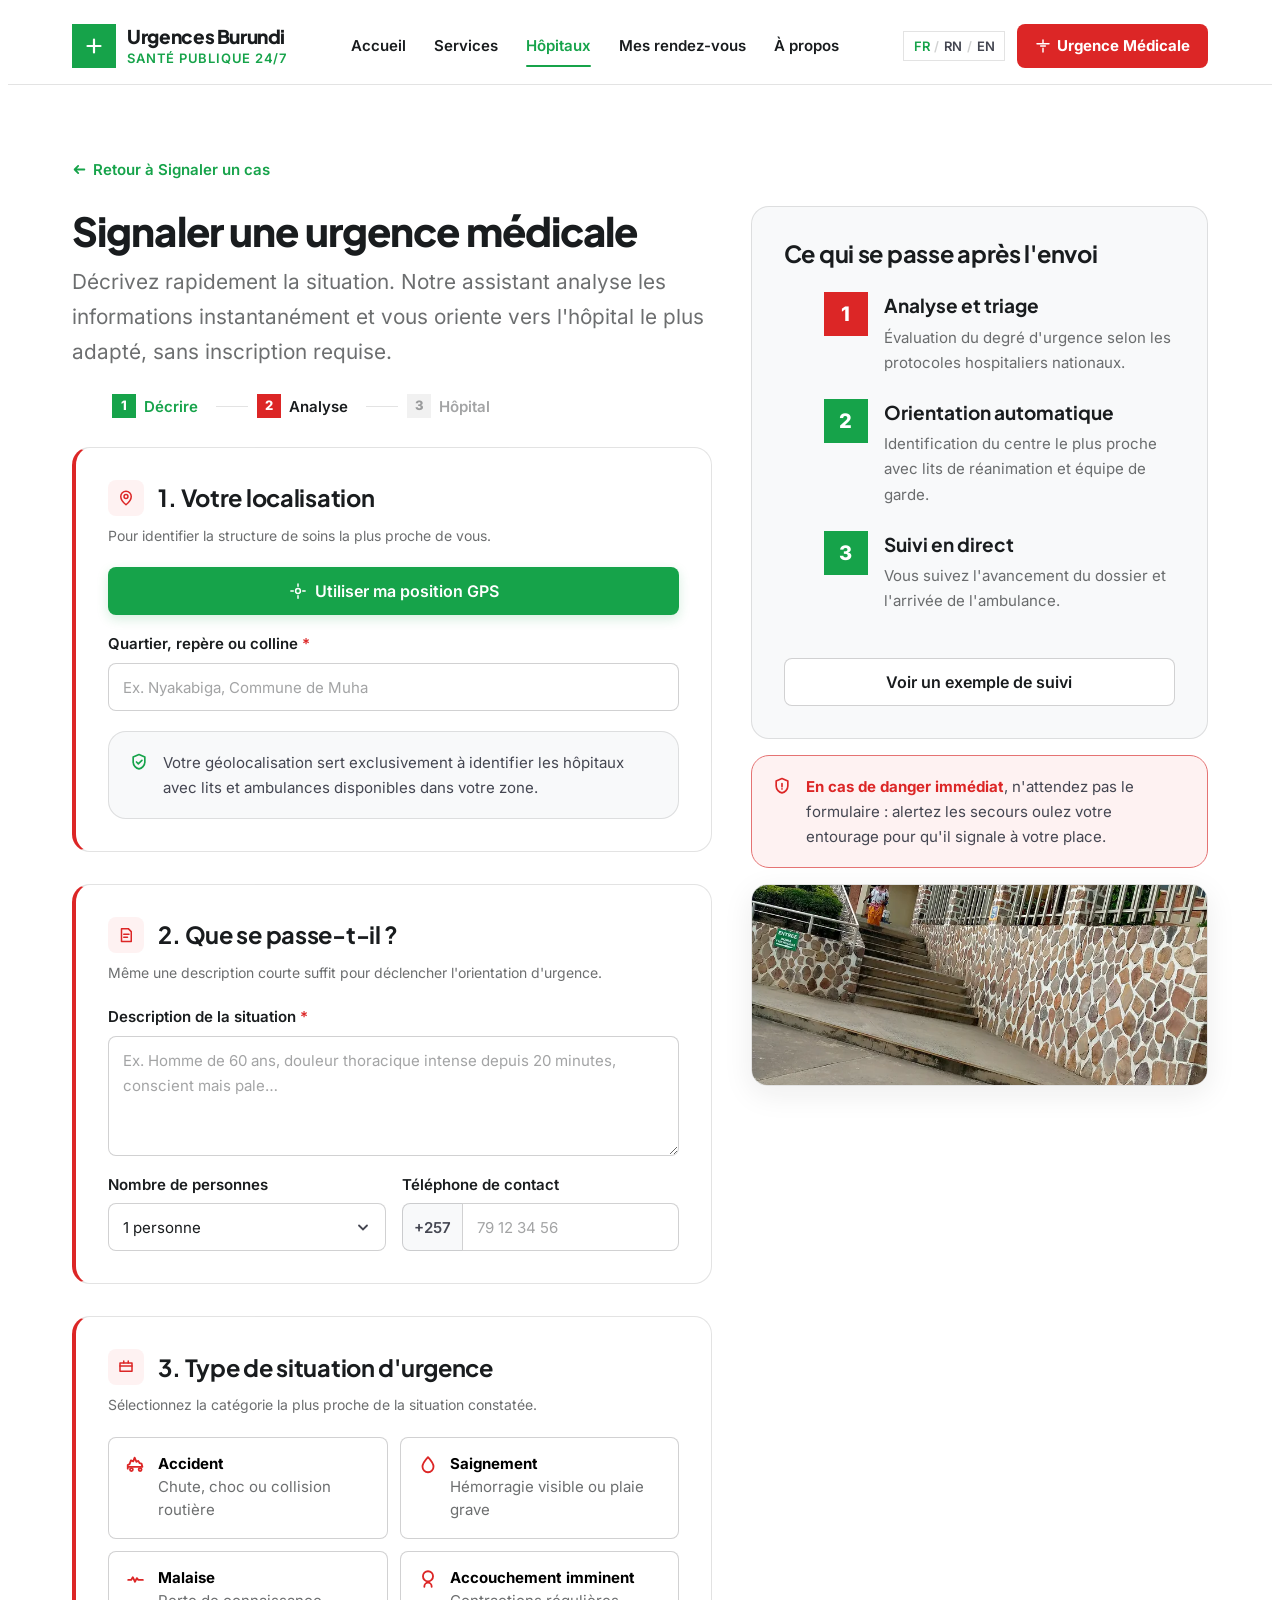
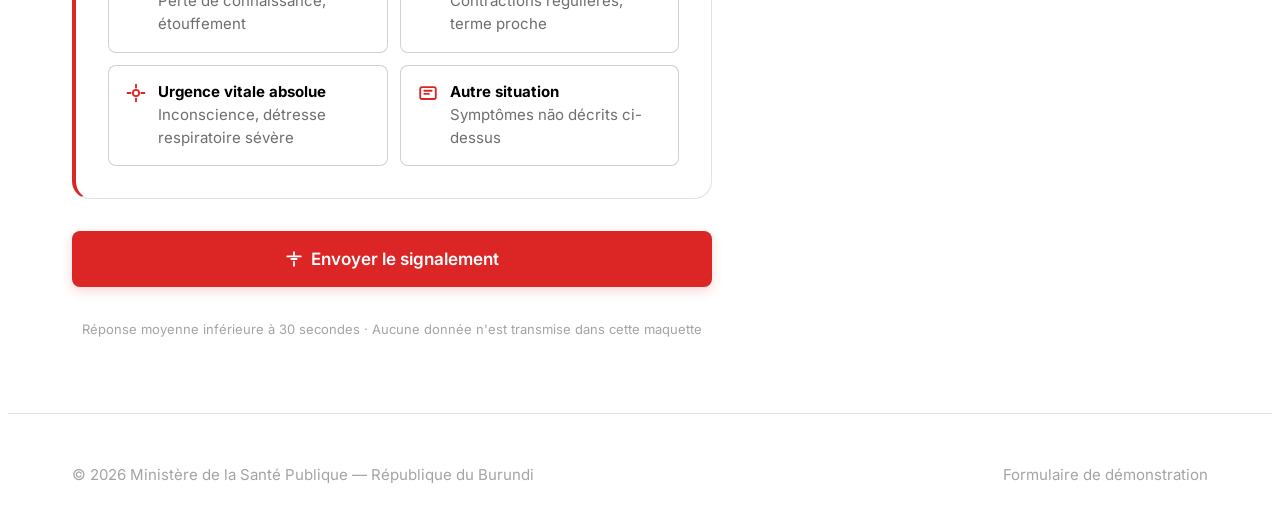
<file: frontend/signaler-une-urgence.html>
<!DOCTYPE html>
<html lang="fr">
<head>
  <meta charset="UTF-8">
  <meta name="viewport" content="width=device-width, initial-scale=1.0, viewport-fit=cover">
  <title>Signaler une urgence — Urgences Burundi</title>
  <meta name="description" content="Décrivez rapidement la situation. L'assistant analyse les informations et vous oriente vers l'hôpital le plus adapté, sans inscription.">
  <meta name="theme-color" content="#FFFFFF">
  <link rel="preload" href="assets/fonts/Inter-var.woff2" as="font" type="font/woff2" crossorigin>
  <link rel="preload" href="assets/fonts/PlusJakartaSans-var.woff2" as="font" type="font/woff2" crossorigin>

  <link rel="stylesheet" href="ui.css?v=4">
  <link rel="icon" href="assets/img/logo.svg" type="image/svg+xml">
  <style>[v-cloak]{display:none}</style>
</head>
<body>
<div id="app" class="ub" v-cloak>

  <header class="ub-head">
    <div class="ub-head-in">
      <a class="ub-brand" href="accueil.html">
        <span class="ub-brand-mark" aria-hidden="true">
          <svg viewBox="0 0 24 24" fill="none" stroke="currentColor" stroke-width="2.2"
               stroke-linecap="round" stroke-linejoin="round" aria-hidden="true"><path d="M12 5.5v13M5.5 12h13"/></svg>
        </span>
        <span class="ub-brand-txt"><b>Urgences Burundi</b><span>Santé Publique 24/7</span></span>
      </a>

      <nav class="ub-nav" aria-label="Navigation principale">
        <a href="accueil.html">Accueil</a>
        <a href="signaler-un-cas.html">Services</a>
        <a href="signaler-une-urgence.html" aria-current="page">Hôpitaux</a>
        <a href="mes-rendez-vous.html">Mes rendez-vous</a>
        <a href="accueil.html#a-propos">À propos</a>
      </nav>

      <div class="ub-head-actions">
        <button class="ub-lang" type="button" aria-label="Changer de langue">
          <span class="on">FR</span><span class="sep">/</span><span>RN</span><span class="sep">/</span><span>EN</span>
        </button>
        <a class="ub-urgent-btn" href="#formulaire">
          <svg viewBox="0 0 24 24" fill="none" stroke="currentColor" stroke-width="2.2"
               stroke-linecap="round" stroke-linejoin="round" aria-hidden="true">
            <path d="M3 8.5h18M12 3v5.5M12 15.5V21M8.5 12h7"/>
          </svg>
          <span>Urgence Médicale</span>
        </a>
      </div>
    </div>
  </header>

  <!-- Signalement ouvert : aucune connexion requise -->

  <main class="ub-main">
    <section class="ub-sec">
      <div class="ub-wrap">

        <a class="ub-link ub-a" href="signaler-un-cas.html" style="margin-bottom:1.5rem">
          <svg viewBox="0 0 16 16" fill="none" stroke="currentColor" stroke-width="1.9"
               stroke-linecap="round" stroke-linejoin="round" aria-hidden="true">
            <path d="M13.2 8H2.8M6.6 4.2 2.8 8l3.8 3.8"/>
          </svg>
          Retour à Signaler un cas
        </a>

        <div class="ub-cols" style="display:grid;grid-template-columns:1.4fr 1fr;gap:clamp(1.5rem,3vw,3rem);align-items:start">

          <!-- ============ FORMULAIRE ============ -->
          <div class="ub-a">
            <h1 class="ub-h2" style="font-size:clamp(1.75rem,3.4vw,2.5rem)">
              Signaler une urgence médicale
            </h1>
            <p class="ub-lead" style="margin-top:0.6rem;margin-bottom:1.5rem">
              Décrivez rapidement la situation. Notre assistant analyse les informations
              instantanément et vous oriente vers l'hôpital le plus adapté, sans inscription
              requise.
            </p>

            <!-- Progression en 3 temps -->
            <ol class="ub-trail" style="margin-bottom:1.75rem">
              <li class="is-done"><span class="n">1</span> Décrire</li>
              <li class="is-now"><span class="n">2</span> Analyse</li>
              <li><span class="n">3</span> Hôpital</li>
            </ol>

            <form id="formulaire" data-validate novalidate
                  style="display:grid;gap:clamp(1.5rem,3vw,2rem)">

              <p class="ub-hint--bad" data-form-note data-msg="Complétez les champs signalés en rouge."
                 style="display:none;padding:0.75rem 1rem;border:1px solid var(--ub-urgent);
                        border-radius:var(--ub-radius);background:var(--ub-soft-bg)" role="alert"></p>

              <!-- ---------- 1. LOCALISATION ---------- -->
              <section class="ub-card ub-card--triage">
                <div style="display:flex;align-items:center;gap:0.9rem;margin-bottom:0.5rem">
                  <span class="ub-ico ub-ico--sm ub-ico--urgent" aria-hidden="true">
                    <svg viewBox="0 0 24 24" fill="none" stroke="currentColor" stroke-width="2"
                         stroke-linecap="round" stroke-linejoin="round" aria-hidden="true">
                      <path d="M12 21s7-5.6 7-11a7 7 0 1 0-14 0c0 5.4 7 11 7 11Z"/>
                      <circle cx="12" cy="10" r="2.6"/>
                    </svg>
                  </span>
                  <h2 class="ub-h3">1. Votre localisation</h2>
                </div>
                <p style="font-size:0.875rem;color:var(--ub-ink-64);margin-bottom:1.25rem">
                  Pour identifier la structure de soins la plus proche de vous.
                </p>

                <div style="display:grid;gap:1rem">
                  <button class="ub-btn ub-btn--ok" type="button" id="gps">
                    <svg viewBox="0 0 24 24" fill="none" stroke="currentColor" stroke-width="2"
                         stroke-linecap="round" stroke-linejoin="round" aria-hidden="true">
                      <circle cx="12" cy="12" r="3.2"/>
                      <path d="M12 2.5v3.2M12 18.3v3.2M2.5 12h3.2M18.3 12h3.2"/>
                    </svg>
                    Utiliser ma position GPS
                  </button>

                  <div class="ub-field">
                    <label for="quartier">Quartier, repère ou colline <span class="req" aria-hidden="true">*</span></label>
                    <input class="ub-input" id="quartier" name="quartier" type="text" required
                           placeholder="Ex. Nyakabiga, Commune de Muha">
                  </div>
                </div>

                <p class="ub-note" style="margin-top:1.25rem">
                  <svg viewBox="0 0 24 24" fill="none" stroke="currentColor" stroke-width="2"
                       stroke-linecap="round" stroke-linejoin="round" aria-hidden="true">
                    <path d="M12 3 5 6v6c0 4.4 3.6 7.8 7 8.3 3.4-.5 7-3.9 7-8.3V6l-7-3Z"/>
                    <path d="m9 12 2.2 2.2L15.5 10"/>
                  </svg>
                  <span>Votre géolocalisation sert exclusivement à identifier les hôpitaux avec lits
                     et ambulances disponibles dans votre zone.</span>
                </p>
              </section>

              <!-- ---------- 2. DESCRIPTION ---------- -->
              <section class="ub-card ub-card--triage">
                <div style="display:flex;align-items:center;gap:0.9rem;margin-bottom:0.5rem">
                  <span class="ub-ico ub-ico--sm ub-ico--urgent" aria-hidden="true">
                    <svg viewBox="0 0 24 24" fill="none" stroke="currentColor" stroke-width="2"
                         stroke-linecap="round" stroke-linejoin="round" aria-hidden="true">
                      <path d="M6 3.5h9l4 4v13H6v-17Z"/><path d="M9 11h7M9 15h5"/>
                    </svg>
                  </span>
                  <h2 class="ub-h3">2. Que se passe-t-il ?</h2>
                </div>
                <p style="font-size:0.875rem;color:var(--ub-ink-64);margin-bottom:1.25rem">
                  Même une description courte suffit pour déclencher l'orientation d'urgence.
                </p>

                <div class="ub-field">
                  <label for="desc">Description de la situation <span class="req" aria-hidden="true">*</span></label>
                  <textarea class="ub-textarea" id="desc" name="desc" required
                            placeholder="Ex. Homme de 60 ans, douleur thoracique intense depuis 20 minutes, conscient mais pale…"></textarea>
                </div>

                <div class="ub-grid ub-cols" style="grid-template-columns:1fr 1fr;gap:1rem;margin-top:1rem">
                  <div class="ub-field">
                    <label for="pers">Nombre de personnes</label>
                    <select class="ub-select" id="pers" name="pers">
                      <option>1 personne</option>
                      <option>2 personnes</option>
                      <option>3 personnes ou plus</option>
                    </select>
                  </div>
                  <div class="ub-field">
                    <label for="tel2">Téléphone de contact</label>
                    <div class="ub-input-wrap">
                      <span class="ub-prefix">+257</span>
                      <input class="ub-input" id="tel2" name="tel2" type="tel"
                             placeholder="79 12 34 56">
                    </div>
                  </div>
                </div>
              </section>

              <!-- ---------- 3. TYPE DE SITUATION ---------- -->
              <section class="ub-card ub-card--triage">
                <div style="display:flex;align-items:center;gap:0.9rem;margin-bottom:0.5rem">
                  <span class="ub-ico ub-ico--sm ub-ico--urgent" aria-hidden="true">
                    <svg viewBox="0 0 24 24" fill="none" stroke="currentColor" stroke-width="2"
                         stroke-linecap="round" stroke-linejoin="round" aria-hidden="true">
                      <path d="M4 6.5h16v11H4v-11Z"/><path d="M4 10.5h16M9 6.5V4M15 6.5V4"/>
                    </svg>
                  </span>
                  <h2 class="ub-h3">3. Type de situation d'urgence</h2>
                </div>
                <p style="font-size:0.875rem;color:var(--ub-ink-64);margin-bottom:1.25rem">
                  Sélectionnez la catégorie la plus proche de la situation constatée.
                </p>

                <div class="ub-pick" data-pick="single">
                  <button type="button" aria-pressed="false">
                    <svg viewBox="0 0 24 24" fill="none" stroke="currentColor" stroke-width="2"
                         stroke-linecap="round" stroke-linejoin="round" aria-hidden="true">
                      <path d="M3 16v-4l2-1 1.5-4 2.5 1 1.5-4 2 4.5 2-1 1.5 2.5 2 .5 1 3.5H3Z"/>
                      <circle cx="7" cy="17" r="1.6"/><circle cx="16.5" cy="17" r="1.6"/>
                    </svg>
                    <span>
                      <b>Accident</b>
                      <em>Chute, choc ou collision routière</em>
                    </span>
                  </button>

                  <button type="button" aria-pressed="false">
                    <svg viewBox="0 0 24 24" fill="none" stroke="currentColor" stroke-width="2"
                         stroke-linecap="round" stroke-linejoin="round" aria-hidden="true">
                      <path d="M12 3.5s6 6.4 6 10.4a6 6 0 0 1-12 0C6 9.9 12 3.5 12 3.5Z"/>
                    </svg>
                    <span>
                      <b>Saignement</b>
                      <em>Hémorragie visible ou plaie grave</em>
                    </span>
                  </button>

                  <button type="button" aria-pressed="false">
                    <svg viewBox="0 0 24 24" fill="none" stroke="currentColor" stroke-width="2"
                         stroke-linecap="round" stroke-linejoin="round" aria-hidden="true">
                      <path d="M3.5 13h3.2l1.8-3 2.4 5 2-4 1.6 2h5"/>
                    </svg>
                    <span>
                      <b>Malaise</b>
                      <em>Perte de connaissance, étouffement</em>
                    </span>
                  </button>

                  <button type="button" aria-pressed="false">
                    <svg viewBox="0 0 24 24" fill="none" stroke="currentColor" stroke-width="2"
                         stroke-linecap="round" stroke-linejoin="round" aria-hidden="true">
                      <circle cx="12" cy="9" r="5.5"/><path d="M8 20.5c0-2.6 1.8-4.5 4-4.5s4 1.9 4 4.5"/>
                    </svg>
                    <span>
                      <b>Accouchement imminent</b>
                      <em>Contractions régulières, terme proche</em>
                    </span>
                  </button>

                  <button type="button" aria-pressed="false">
                    <svg viewBox="0 0 24 24" fill="none" stroke="currentColor" stroke-width="2"
                         stroke-linecap="round" stroke-linejoin="round" aria-hidden="true">
                      <circle cx="12" cy="12" r="3.4"/><path d="M12 2.8v3.4M12 17.8v3.4M2.8 12h3.4M17.8 12h3.4"/>
                    </svg>
                    <span>
                      <b>Urgence vitale absolue</b>
                      <em>Inconscience, détresse respiratoire sévère</em>
                    </span>
                  </button>

                  <button type="button" aria-pressed="false">
                    <svg viewBox="0 0 24 24" fill="none" stroke="currentColor" stroke-width="2"
                         stroke-linecap="round" stroke-linejoin="round" aria-hidden="true">
                      <rect x="3.5" y="5.5" width="17" height="13" rx="2"/>
                      <path d="M8 9.5h8M8 13h5"/>
                    </svg>
                    <span>
                      <b>Autre situation</b>
                      <em>Symptômes não décrits ci-dessus</em>
                    </span>
                  </button>
                </div>
              </section>

              <button class="ub-btn ub-btn--urgent" type="submit" style="min-height:56px;font-size:1.0625rem">
                <svg viewBox="0 0 24 24" fill="none" stroke="currentColor" stroke-width="2.4"
                     stroke-linecap="round" stroke-linejoin="round" aria-hidden="true">
                  <path d="M3 8.5h18M12 3v5.5M12 15.5V21M8.5 12h7"/>
                </svg>
                Envoyer le signalement
              </button>

              <p class="ub-hint" style="text-align:center">
                Réponse moyenne inférieure à 30 secondes · Aucune donnée n'est transmise
                dans cette maquette
              </p>
            </form>
          </div>

          <!-- ============ RÉASSURANCE ============ -->
          <aside class="ub-a ub-d3">
            <div class="ub-card ub-card--soft">
              <h2 class="ub-h3">Ce qui se passe après l'envoi</h2>

              <ol class="ub-steps" style="margin-top:1.5rem">
                <li class="ub-step">
                  <span class="ub-step__n ub-step__n--urgent">1</span>
                  <div>
                    <h3>Analyse et triage</h3>
                    <p>Évaluation du degré d'urgence selon les protocoles hospitaliers nationaux.</p>
                  </div>
                </li>
                <li class="ub-step">
                  <span class="ub-step__n">2</span>
                  <div>
                    <h3>Orientation automatique</h3>
                    <p>Identification du centre le plus proche avec lits de réanimation et
                       équipe de garde.</p>
                  </div>
                </li>
                <li class="ub-step">
                  <span class="ub-step__n">3</span>
                  <div>
                    <h3>Suivi en direct</h3>
                    <p>Vous suivez l'avancement du dossier et l'arrivée de l'ambulance.</p>
                  </div>
                </li>
              </ol>

              <a class="ub-btn ub-btn--ghost ub-btn--block" href="suivi-urgence.html" style="margin-top:1.75rem">
                Voir un exemple de suivi
              </a>
            </div>

            <div class="ub-note ub-note--urgent" style="margin-top:1rem">
              <svg viewBox="0 0 24 24" fill="none" stroke="currentColor" stroke-width="2"
                   stroke-linecap="round" stroke-linejoin="round" aria-hidden="true">
                <path d="M12 3 5 6v6c0 4.4 3.6 7.8 7 8.3 3.4-.5 7-3.9 7-8.3V6l-7-3Z"/>
                <path d="M12 9v4M12 15.5v.2"/>
              </svg>
              <span>
                <strong>En cas de danger immédiat</strong>, n'attendez pas le formulaire :
                alertez les secours oulez votre entourage pour qu'il signale à votre place.
              </span>
            </div>

            <figure style="margin-top:1rem;border-radius:var(--ub-radius-lg);overflow:hidden;
                            border:1px solid var(--ub-ink-12);box-shadow:var(--ub-shadow)">
              <picture><source srcset="assets/img/hopital-kira-800.webp" type="image/webp"><img src="assets/img/hopital-kira.jpg" alt="Entrée d'un hôpital burundais" width="1280" height="1707" loading="lazy" style="width:100%;height:200px;object-fit:cover"></picture>
            </figure>
          </aside>

        </div>
      </div>
    </section>
  </main>

  <footer class="ub-foot">
    <div class="ub-wrap">
      <div class="ub-foot-bottom" style="margin-top:0;border-top:0;padding-top:0">
        <span>© 2026 Ministère de la Santé Publique — République du Burundi</span>
        <span>Formulaire de démonstration</span>
      </div>
    </div>
  </footer>

</div>

  <script src="assets/vendor/vue.global.prod.js?v=1"></script>
  <script src="data.js?v=4"></script>
  <script src="components.js?v=4"></script>
  <script src="ui.js?v=4"></script>
<script>UB.mount();</script>
</body>
</html>
</file>
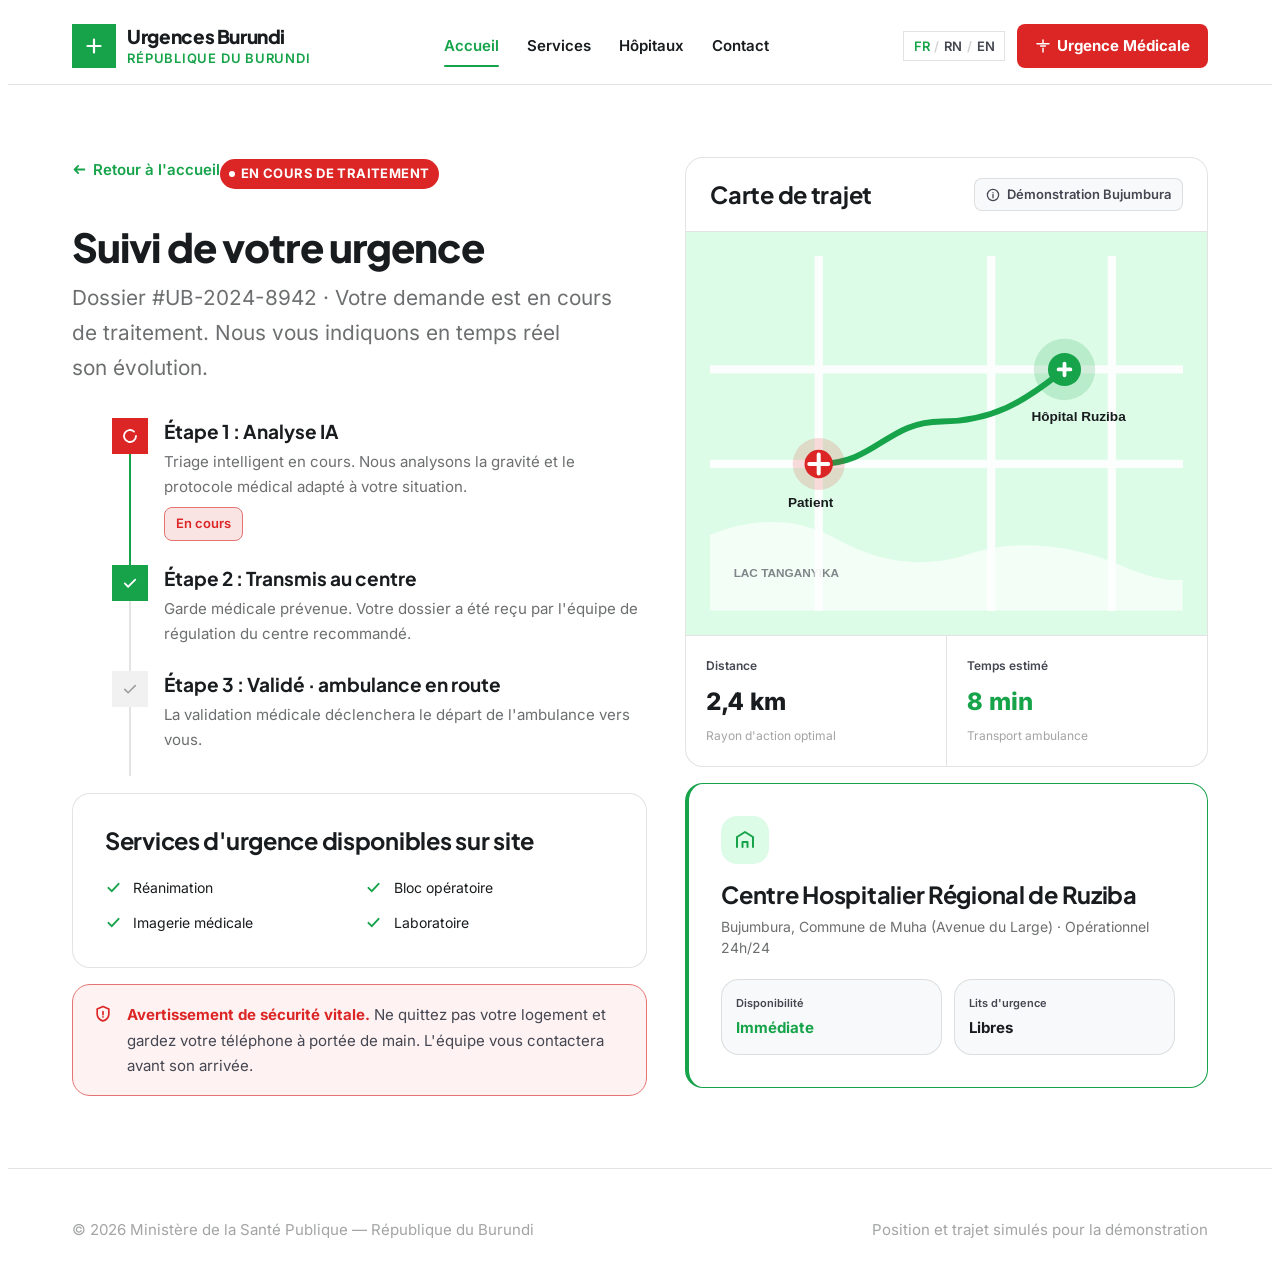
<file: frontend/suivi-urgence.html>
<!DOCTYPE html>
<html lang="fr">
<head>
  <meta charset="UTF-8">
  <meta name="viewport" content="width=device-width, initial-scale=1.0, viewport-fit=cover">
  <title>Suivi de l'urgence — Urgences Burundi</title>
  <meta name="description" content="Suivez votre urgence en temps réel : analyse, transmission au centre, ambulance en route et distance à parcourir.">
  <meta name="theme-color" content="#FFFFFF">
  <link rel="preload" href="assets/fonts/Inter-var.woff2" as="font" type="font/woff2" crossorigin>
  <link rel="preload" href="assets/fonts/PlusJakartaSans-var.woff2" as="font" type="font/woff2" crossorigin>

  <link rel="stylesheet" href="ui.css?v=4">
  <link rel="icon" href="assets/img/logo.svg" type="image/svg+xml">
  <style>[v-cloak]{display:none}</style>
</head>
<body>
<div id="app" class="ub" v-cloak>

  <header class="ub-head">
    <div class="ub-head-in">
      <a class="ub-brand" href="accueil.html">
        <span class="ub-brand-mark" aria-hidden="true">
          <svg viewBox="0 0 24 24" fill="none" stroke="currentColor" stroke-width="2.2"
               stroke-linecap="round" stroke-linejoin="round" aria-hidden="true"><path d="M12 5.5v13M5.5 12h13"/></svg>
        </span>
        <span class="ub-brand-txt"><b>Urgences Burundi</b><span>République du Burundi</span></span>
      </a>

      <nav class="ub-nav" aria-label="Navigation principale">
        <a href="accueil.html" aria-current="page">Accueil</a>
        <a href="signaler-un-cas.html">Services</a>
        <a href="signaler-une-urgence.html">Hôpitaux</a>
        <a href="mes-rendez-vous.html">Contact</a>
      </nav>

      <div class="ub-head-actions">
        <button class="ub-lang" type="button" aria-label="Changer de langue">
          <span class="on">FR</span><span class="sep">/</span><span>RN</span><span class="sep">/</span><span>EN</span>
        </button>
        <a class="ub-urgent-btn" href="signaler-une-urgence.html">
          <svg viewBox="0 0 24 24" fill="none" stroke="currentColor" stroke-width="2.2"
               stroke-linecap="round" stroke-linejoin="round" aria-hidden="true">
            <path d="M3 8.5h18M12 3v5.5M12 15.5V21M8.5 12h7"/>
          </svg>
          <span>Urgence Médicale</span>
        </a>
      </div>
    </div>
  </header>

  <!-- Mise à jour en direct -->

  <main class="ub-main">
    <section class="ub-sec">
      <div class="ub-wrap">
        <div class="ub-cols" style="display:grid;grid-template-columns:1.1fr 1fr;gap:clamp(1.5rem,3vw,3rem);align-items:start">

          <!-- ============ COLONNE SUIVI ============ -->
          <div>
            <a class="ub-link" href="accueil.html" style="margin-bottom:1.5rem">
              <svg viewBox="0 0 16 16" fill="none" stroke="currentColor" stroke-width="1.9"
                   stroke-linecap="round" stroke-linejoin="round" aria-hidden="true">
                <path d="M13.2 8H2.8M6.6 4.2 2.8 8l3.8 3.8"/>
              </svg>
              Retour à l'accueil
            </a>

            <span class="ub-tag ub-tag--urgent">
              <span class="ub-live ub-live-ring" style="width:6px;height:6px;border-radius:9999px;background:#fff;display:block"></span>
              En cours de traitement
            </span>

            <h1 class="ub-h2" style="font-size:clamp(1.75rem,3.4vw,2.5rem);margin-top:1rem">
              Suivi de votre urgence
            </h1>
            <p class="ub-lead" style="margin-top:0.6rem;margin-bottom:2rem">
              Dossier #UB-2024-8942 · Votre demande est en cours de traitement. Nous vous
              indiquons en temps réel son évolution.
            </p>

            <!-- ============ LIGNE DE TEMPS ============ -->
            <ol class="ub-tl ub-a ub-d2">
              <li class="is-now">
                <span class="ub-tl__rail">
                  <span class="ub-tl__dot">
                    <svg class="ub-spin" viewBox="0 0 24 24" fill="none" stroke="currentColor"
                         stroke-width="2.4" stroke-linecap="round" aria-hidden="true">
                      <path d="M20 12a8 8 0 1 1-2.6-5.9"/>
                    </svg>
                  </span>
                  <span class="ub-tl__line"></span>
                </span>
                <div class="ub-tl__body">
                  <h3>Étape 1 : Analyse IA</h3>
                  <p>Triage intelligent en cours. Nous analysons la gravité et le protocole
                     médical adapté à votre situation.</p>
                  <span class="ub-chip" style="margin-top:0.5rem">En cours</span>
                </div>
              </li>

              <li class="is-done">
                <span class="ub-tl__rail">
                  <span class="ub-tl__dot">
                    <svg viewBox="0 0 24 24" fill="none" stroke="currentColor" stroke-width="2.4"
                         stroke-linecap="round" stroke-linejoin="round" aria-hidden="true">
                      <path d="m5 12.5 4.5 4.5L19 7.5"/>
                    </svg>
                  </span>
                  <span class="ub-tl__line"></span>
                </span>
                <div class="ub-tl__body">
                  <h3>Étape 2 : Transmis au centre</h3>
                  <p>Garde médicale prévenue. Votre dossier a été reçu par l'équipe de
                     régulation du centre recommandé.</p>
                </div>
              </li>

              <li>
                <span class="ub-tl__rail">
                  <span class="ub-tl__dot">
                    <svg viewBox="0 0 24 24" fill="none" stroke="currentColor" stroke-width="2"
                         stroke-linecap="round" stroke-linejoin="round" aria-hidden="true">
                      <path d="m5 12.5 4.5 4.5L19 7.5"/>
                    </svg>
                  </span>
                  <span class="ub-tl__line"></span>
                </span>
                <div class="ub-tl__body">
                  <h3>Étape 3 : Validé · ambulance en route</h3>
                  <p>La validation médicale déclenchera le départ de l'ambulance vers vous.</p>
                </div>
              </li>
            </ol>

            <!-- ============ SERVICES DISPONIBLES ============ -->
            <div class="ub-card ub-a ub-d4" style="margin-top:0.5rem">
              <h2 class="ub-h3" style="margin-bottom:1.25rem">
                Services d'urgence disponibles sur site
              </h2>
              <ul class="ub-grid ub-cols" style="grid-template-columns:repeat(2,1fr);gap:0.75rem">
                <li style="display:flex;align-items:center;gap:0.7rem;font-size:0.875rem">
                  <svg viewBox="0 0 20 20" width="17" height="17" fill="none" stroke="var(--ub-ok)"
                       stroke-width="2.2" stroke-linecap="round" aria-hidden="true"><path d="m4 10.4 4 4 8-8.8"/></svg>
                  Réanimation
                </li>
                <li style="display:flex;align-items:center;gap:0.7rem;font-size:0.875rem">
                  <svg viewBox="0 0 20 20" width="17" height="17" fill="none" stroke="var(--ub-ok)"
                       stroke-width="2.2" stroke-linecap="round" aria-hidden="true"><path d="m4 10.4 4 4 8-8.8"/></svg>
                  Bloc opératoire
                </li>
                <li style="display:flex;align-items:center;gap:0.7rem;font-size:0.875rem">
                  <svg viewBox="0 0 20 20" width="17" height="17" fill="none" stroke="var(--ub-ok)"
                       stroke-width="2.2" stroke-linecap="round" aria-hidden="true"><path d="m4 10.4 4 4 8-8.8"/></svg>
                  Imagerie médicale
                </li>
                <li style="display:flex;align-items:center;gap:0.7rem;font-size:0.875rem">
                  <svg viewBox="0 0 20 20" width="17" height="17" fill="none" stroke="var(--ub-ok)"
                       stroke-width="2.2" stroke-linecap="round" aria-hidden="true"><path d="m4 10.4 4 4 8-8.8"/></svg>
                  Laboratoire
                </li>
              </ul>
            </div>

            <div class="ub-note ub-note--urgent" style="margin-top:1rem">
              <svg viewBox="0 0 24 24" fill="none" stroke="currentColor" stroke-width="2"
                   stroke-linecap="round" stroke-linejoin="round" aria-hidden="true">
                <path d="M12 3 5 6v6c0 4.4 3.6 7.8 7 8.3 3.4-.5 7-3.9 7-8.3V6l-7-3Z"/>
                <path d="M12 9v4M12 15.5v.2"/>
              </svg>
              <span>
                <strong>Avertissement de sécurité vitale.</strong>
                Ne quittez pas votre logement et gardez votre téléphone à portée de main.
                L'équipe vous contactera avant son arrivée.
              </span>
            </div>
          </div>

          <!-- ============ COLONNE CARTE ============ -->
          <div class="ub-a ub-d3">
            <div class="ub-card" style="padding:0;overflow:hidden">

              <div style="padding:1.25rem 1.5rem;border-bottom:1px solid var(--ub-ink-12);
                          display:flex;align-items:center;justify-content:space-between;gap:1rem;flex-wrap:wrap">
                <h2 class="ub-h3">Carte de trajet</h2>
                <span class="ub-demo">
                  <svg viewBox="0 0 20 20" fill="none" stroke="currentColor" stroke-width="1.8"
                       stroke-linecap="round" aria-hidden="true">
                    <circle cx="10" cy="10" r="8"/><path d="M10 9v5M10 6.5v.2"/>
                  </svg>
                  Démonstration Bujumbura
                </span>
              </div>

              <!-- Carte stylisée : tracé SVG animé -->
              <div style="position:relative;background:var(--ub-ok-bg);padding:1.5rem">
                <svg viewBox="0 0 400 300" style="width:100%;height:auto;display:block"
                     role="img" aria-label="Trajet du patient vers l'hôpital de Ruziba : 2,4 kilomètres, environ 8 minutes">
                  <!-- Lac -->
                  <path d="M0 236c40-16 76-14 108 4s70 26 112 12 92-6 128 10 52 12 52 12v26H0Z"
                        fill="#FFFFFF" opacity=".65"/>
                  <text x="20" y="272" font-family="Public Sans, sans-serif" font-size="10"
                        font-weight="600" fill="#444651" opacity=".65">LAC TANGANYIKA</text>

                  <!-- Réseau routier -->
                  <g stroke="#FFFFFF" stroke-width="7" stroke-linecap="round" opacity=".9">
                    <path d="M-10 96h420"/><path d="M-10 176h420"/>
                    <path d="M92 -10v320"/><path d="M238 -10v320"/><path d="M340 -10v320"/>
                  </g>

                  <!-- Trajet : point de départ -> hôpital -->
                  <path d="M92 176 C 140 176, 150 140, 196 140 S 270 120, 300 96"
                        fill="none" stroke="#16A34A" stroke-width="5" stroke-linecap="round"
                        stroke-dasharray="12 9" class="ub-draw" style="--len:220"/>

                  <!-- Point de départ : patient -->
                  <circle cx="92" cy="176" r="22" fill="#DC2626" opacity=".16"/>
                  <circle cx="92" cy="176" r="12" fill="#DC2626"/>
                  <path d="M92 168v16M84 176h16" stroke="#fff" stroke-width="3.4" stroke-linecap="round"/>

                  <!-- Hôpital recommandé -->
                  <circle cx="300" cy="96" r="26" fill="#16A34A" opacity=".18"/>
                  <circle class="ub-live-ring" cx="300" cy="96" r="14" fill="#16A34A"/>
                  <path d="M295 96h10M300 91v10" stroke="#fff" stroke-width="3.2" stroke-linecap="round"/>

                  <!-- Étiquettes -->
                  <text x="66" y="212" font-family="Public Sans, sans-serif" font-size="11.5"
                        font-weight="700" fill="#191C1E">Patient</text>
                  <text x="272" y="140" font-family="Public Sans, sans-serif" font-size="11.5"
                        font-weight="700" fill="#191C1E">Hôpital Ruziba</text>
                </svg>
              </div>

              <!-- Chiffres du trajet -->
              <div class="ub-grid ub-cols" style="grid-template-columns:repeat(2,1fr);gap:0;border-top:1px solid var(--ub-ink-12)">
                <div style="padding:1.25rem;border-right:1px solid var(--ub-ink-12)">
                  <p style="font-size:0.75rem;font-weight:600;color:var(--ub-ink-soft)">Distance</p>
                  <p style="font-size:1.5rem;font-weight:800;margin-top:0.35rem;font-variant-numeric:tabular-nums">
                    2,4 km
                  </p>
                  <p style="font-size:0.75rem;color:var(--ub-ink-40);margin-top:0.25rem">
                    Rayon d'action optimal
                  </p>
                </div>
                <div style="padding:1.25rem">
                  <p style="font-size:0.75rem;font-weight:600;color:var(--ub-ink-soft)">Temps estimé</p>
                  <p style="font-size:1.5rem;font-weight:800;margin-top:0.35rem;font-variant-numeric:tabular-nums;color:var(--ub-ok)">
                    8 min
                  </p>
                  <p style="font-size:0.75rem;color:var(--ub-ink-40);margin-top:0.25rem">
                    Transport ambulance
                  </p>
                </div>
              </div>
            </div>

            <!-- ============ CENTRE RECOMMANDÉ ============ -->
            <div class="ub-card ub-card--triage-ok" style="margin-top:1rem;border-color:var(--ub-ok)">
              <span class="ub-ico" aria-hidden="true">
                <svg viewBox="0 0 24 24" fill="none" stroke="currentColor" stroke-width="2"
                     stroke-linecap="round" stroke-linejoin="round" aria-hidden="true">
                  <path d="M4 19V9l8-5 8 5v10"/><path d="M9.5 19v-5h5v5"/>
                </svg>
              </span>
              <h2 class="ub-h3" style="margin-top:1rem">Centre Hospitalier Régional de Ruziba</h2>
              <p style="margin-top:0.4rem;font-size:0.875rem;color:var(--ub-ink-64);line-height:1.55">
                Bujumbura, Commune de Muha (Avenue du Large) · Opérationnel 24h/24
              </p>

              <ul class="ub-grid ub-cols" style="grid-template-columns:1fr 1fr;gap:0.75rem;margin-top:1.25rem">
                <li class="ub-card ub-card--soft ub-card--flat" style="padding:0.85rem">
                  <p style="font-size:0.6875rem;color:var(--ub-ink-soft);font-weight:600">Disponibilité</p>
                  <p style="font-size:0.9375rem;font-weight:700;color:var(--ub-ok);margin-top:0.2rem">
                    Immédiate
                  </p>
                </li>
                <li class="ub-card ub-card--soft ub-card--flat" style="padding:0.85rem">
                  <p style="font-size:0.6875rem;color:var(--ub-ink-soft);font-weight:600">Lits d'urgence</p>
                  <p style="font-size:0.9375rem;font-weight:700;margin-top:0.2rem">Libres</p>
                </li>
              </ul>
            </div>
          </div>

        </div>
      </div>
    </section>
  </main>

  <footer class="ub-foot">
    <div class="ub-wrap">
      <div class="ub-foot-bottom" style="margin-top:0;border-top:0;padding-top:0">
        <span>© 2026 Ministère de la Santé Publique — République du Burundi</span>
        <span>Position et trajet simulés pour la démonstration</span>
      </div>
    </div>
  </footer>

</div>

  <script src="assets/vendor/vue.global.prod.js?v=1"></script>
  <script src="data.js?v=4"></script>
  <script src="components.js?v=4"></script>
  <script src="ui.js?v=4"></script>
<script>UB.mount();</script>
</body>
</html>
</file>
<file: frontend/ui.css>
/* ============================================
   URGENCES BURUNDI — Système d'interface partagé
   Source de vérité : Design.md (palette, typo, formes, élévation)

   Couleurs — strictement cinq valeurs :
   rouge #DC2626 · vert #16A34A · rouge doux #E57373
   encre #191C1E · blanc #FFFFFF
   Aucun bleu, aucun noir. Les gris naissent d'alpha de l'encre
   sur blanc. Les aplats pâles, d'alpha des couleurs de marque.

   Typographie : Inter (texte) + Plus Jakarta Sans (titres)
   Échelle de corps plus généreuse que Design.md : le texte courant
   ne descend jamais sous 16px et chaque niveau a un interligne
   explicite, pour éviter les lignes collées.
   Formes : 8px composants, 16px conteneurs
   Élévation : ombre neutre 0 8px 30px rgba(25,28,30,.08)
   ============================================ */

/* ---------- Polices auto-hébergées ----------
   Un fichier par famille (variables) : 76 Ko au total, aucune
   requête vers un domaine tiers, aucun blocage de rendu. */
@font-face {
  font-family: 'Inter';
  src: url('assets/fonts/Inter-var.woff2') format('woff2-variations');
  font-weight: 100 900;
  font-style: normal;
  font-display: swap;
}
@font-face {
  font-family: 'Plus Jakarta Sans';
  src: url('assets/fonts/PlusJakartaSans-var.woff2') format('woff2-variations');
  font-weight: 200 800;
  font-style: normal;
  font-display: swap;
}

.ub {
  /* Échelle typographique. Les corps sont en rem, les interlignes
     en unité relative pour que l'espacement des lignes reste stable
     quelle que soit la taille de police. */
  --ub-f-display: clamp(2.125rem, 1.15rem + 3.4vw, 3.25rem);
  --ub-f-h1: clamp(1.75rem, 1.15rem + 2.1vw, 2.625rem);
  --ub-f-h2: clamp(1.5rem, 1.2rem + 1.1vw, 2.0625rem);
  --ub-f-h3: clamp(1.25rem, 1.14rem + 0.42vw, 1.5rem);
  --ub-f-h4: 1.1875rem;
  --ub-f-lead: clamp(1.125rem, 1.07rem + 0.28vw, 1.3125rem);
  --ub-f-body: 1.0625rem;
  --ub-f-body-lg: 1.1875rem;
  --ub-f-small: 0.9375rem;
  --ub-f-label: 0.9375rem;
  --ub-f-micro: 0.8125rem;

  --ub-lh-display: 1.14;
  --ub-lh-title: 1.24;
  --ub-lh-body: 1.68;
  --ub-lh-tight: 1.42;

  --ub-font: 'Inter', -apple-system, BlinkMacSystemFont, 'Segoe UI', Roboto, sans-serif;
  --ub-font-display: 'Plus Jakarta Sans', 'Inter', -apple-system, BlinkMacSystemFont, 'Segoe UI', sans-serif;

  --ub-urgent: #DC2626;
  --ub-urgent-dark: #B91C1C;
  --ub-soft: #E57373;
  --ub-soft-bg: #FEF2F2;
  --ub-ok: #16A34A;
  --ub-ok-dark: #15803D;
  --ub-ok-bg: #DCFCE7;
  --ub-ink: #191C1E;
  --ub-ink-soft: #444651;
  --ub-ink-06: rgba(25, 28, 30, 0.06);
  --ub-ink-12: rgba(25, 28, 30, 0.12);
  --ub-ink-20: rgba(25, 28, 30, 0.20);
  --ub-ink-40: rgba(25, 28, 30, 0.40);
  --ub-ink-64: rgba(25, 28, 30, 0.64);
  --ub-white: #FFFFFF;
  --ub-canvas: #F8F9FA;
  --ub-radius: 0.5rem;
  --ub-radius-lg: 1rem;
  --ub-shadow: 0 8px 30px rgba(25, 28, 30, 0.08);
  --ub-max: 1200px;

  min-height: 100svh;
  display: flex;
  flex-direction: column;
  background: var(--ub-white);
  color: var(--ub-ink);
  font-family: var(--ub-font);
  font-size: var(--ub-f-body);
  line-height: var(--ub-lh-body);
  -webkit-font-smoothing: antialiased;
  -moz-osx-font-smoothing: grayscale;
  text-rendering: optimizeLegibility;
  overflow-x: clip;
}
.ub * { box-sizing: border-box; }
/* Toute colonne de grille peut se retrecir en dessous de la
   largeur de son contenu. Sans cela, un mot long ou un identifiant
   force la piste a depasser la largeur du conteneur, et la page
   devient defilable horizontalement sur telephone. */
.ub-grid > *,
.ub-split > *,
.ub-pick > *,
.ub-blood > *,
.ub-cols > *,
.ub-foot-grid > * { min-width: 0; }
.ub h1, .ub h2, .ub h3, .ub h4, .ub p, .ub ul, .ub figure { margin: 0; }
/* Tout titre prend la police d'affichage : le contraste avec le
   corps de texte en Inter est ce qui rend la page lisible d'un coup
   d'oeil. */
.ub h1, .ub h2, .ub h3, .ub h4, .ub-h2, .ub-h3 {
  font-family: var(--ub-font-display);
  line-height: var(--ub-lh-title);
}
/* Tout paragraphe herite de l'interligne confortable du corps */
.ub p { line-height: var(--ub-lh-body); }
.ub ul { padding: 0; list-style: none; }
.ub img { display: block; max-width: 100%; }

/* ============================================
   1. EN-TÊTE + NAVIGATION
   ============================================ */
.ub-head {
  position: sticky;
  top: 0;
  z-index: 100;
  background: var(--ub-white);
  border-bottom: 1px solid var(--ub-ink-12);
}
.ub-head-in {
  max-width: var(--ub-max);
  margin: 0 auto;
  padding: 0 clamp(1rem, 4vw, 2rem);
  min-height: 76px;
  display: flex;
  align-items: center;
  justify-content: space-between;
  gap: 1rem;
}

.ub-brand {
  display: flex;
  align-items: center;
  gap: 0.7rem;
  text-decoration: none;
  color: var(--ub-ink);
  flex: none;
}
.ub-brand-mark {
  width: 44px;
  height: 44px;
  flex: none;
  display: grid;
  place-items: center;
  border-radius: var(--border-radius-full);
  background: var(--ub-ok);
  color: var(--ub-white);
}
.ub-brand-mark svg { width: 24px; height: 24px; }
.ub-brand-txt { display: flex; flex-direction: column; line-height: 1.1; }
.ub-brand-txt b {
  font-family: var(--ub-font-display);
  font-size: 1.1875rem;
  font-weight: 800;
  line-height: 1.25;
  letter-spacing: -0.02em;
  color: var(--ub-ink);
}
.ub-brand-txt span {
  font-size: var(--ub-f-micro);
  font-weight: 600;
  line-height: 1.4;
  letter-spacing: 0.06em;
  text-transform: uppercase;
  color: var(--ub-ok);
}

.ub-nav { display: flex; align-items: center; gap: 1.75rem; }
.ub-nav a {
  position: relative;
  display: inline-flex;
  align-items: center;
  gap: 0.35rem;
  padding: 0.5rem 0;
  font-size: var(--ub-f-label);
  font-weight: 600;
  color: var(--ub-ink);
  text-decoration: none;
  white-space: nowrap;
  transition: color var(--transition-base);
}
.ub-nav a::after {
  content: "";
  position: absolute;
  left: 0;
  bottom: 0;
  width: 100%;
  height: 2px;
  border-radius: 9999px;
  background: var(--ub-ok);
  transform: scaleX(0);
  transform-origin: left center;
  transition: transform var(--transition-base);
}
.ub-nav a:hover { color: var(--ub-ok); }
.ub-nav a:hover::after,
.ub-nav a[aria-current="page"]::after { transform: scaleX(1); }
.ub-nav a[aria-current="page"] { color: var(--ub-ok); }
.ub-nav svg { width: 16px; height: 16px; }

.ub-head-actions { display: flex; align-items: center; gap: 0.75rem; }
/* Les actions peuvent etre plus larges que la place restante :
   elles se compriment plutot que de pousser la marque dehors. */
.ub-head-actions > * { flex: 0 1 auto; min-width: 0; }

/* ---------- Menu mobile ----------
   Sous 900px la barre de liens laisse la place a un bouton. Le
   panneau est en flux (pas en position absolute) : la page se
   pousse au lieu de recouvrir le contenu, et le defilement natif
   du telephone continue de fonctionner. */
.ub-burger {
  display: none;
  width: 44px;
  height: 44px;
  flex: none;
  align-items: center;
  justify-content: center;
  border: 1px solid var(--ub-ink-12);
  border-radius: 12px;
  background: var(--ub-white);
  color: var(--ub-ink);
  cursor: pointer;
  transition: background-color var(--transition-base), border-color var(--transition-base);
}
.ub-burger:hover { border-color: var(--ub-ok); color: var(--ub-ok); }
.ub-burger svg { width: 22px; height: 22px; }

.ub-menu {
  border-bottom: 1px solid var(--ub-ink-12);
  background: var(--ub-white);
  animation: ub-menu-in 220ms cubic-bezier(0.16, 1, 0.3, 1);
}
.ub-menu[hidden] { display: none; }
@keyframes ub-menu-in {
  from { opacity: 0; transform: translateY(-8px); }
  to   { opacity: 1; transform: translateY(0); }
}
.ub-menu nav {
  display: flex;
  flex-direction: column;
  max-width: var(--ub-max);
  margin: 0 auto;
  padding: 0.5rem clamp(1rem, 4vw, 2rem);
}
.ub-menu nav a {
  display: flex;
  align-items: center;
  min-height: 52px;
  padding: 0.35rem 0;
  border-bottom: 1px solid var(--ub-ink-06);
  font-size: var(--ub-f-body-lg);
  font-weight: 600;
  color: var(--ub-ink);
  text-decoration: none;
}
.ub-menu nav a:last-child { border-bottom: 0; }
.ub-menu nav a[aria-current="page"] { color: var(--ub-ok); }
.ub-menu__foot {
  display: grid;
  gap: 0.6rem;
  max-width: var(--ub-max);
  margin: 0 auto;
  padding: 0.75rem clamp(1rem, 4vw, 2rem) 1.25rem;
  border-top: 1px solid var(--ub-ink-06);
}
.ub-menu__foot .ub-btn { width: 100%; }
.ub-menu__row { display: flex; align-items: center; gap: 0.6rem; }
.ub-menu__row .ub-btn { flex: 1; }
.ub-menu__row .ub-lang { height: 48px; flex: none; }

.ub-btn ub-icon { flex: none; }

.ub-lang {
  display: inline-flex;
  align-items: center;
  gap: 0.3rem;
  padding: 0.35rem 0.6rem;
  border: 1px solid var(--ub-ink-12);
  border-radius: var(--border-radius-full);
  background: var(--ub-white);
  font-family: inherit;
  font-size: var(--ub-f-micro);
  font-weight: 600;
  color: var(--ub-ink-soft);
  cursor: pointer;
  transition: border-color var(--transition-base), color var(--transition-base);
}
.ub-lang:hover { border-color: var(--ub-ok); color: var(--ub-ok); }
.ub-lang .on { color: var(--ub-ok); }
.ub-lang .sep { color: var(--ub-ink-20); }

/* Bouton d'urgence permanent dans l'en-tête */
.ub-urgent-btn {
  display: inline-flex;
  align-items: center;
  gap: 0.4rem;
  padding: 0.6rem 1.1rem;
  border-radius: var(--ub-radius);
  background: var(--ub-urgent);
  color: var(--ub-white);
  font-size: var(--ub-f-small);
  font-weight: 700;
  text-decoration: none;
  white-space: nowrap;
  transition: background-color var(--transition-base), transform var(--transition-base);
}
.ub-urgent-btn:hover { background: var(--ub-urgent-dark); }
.ub-urgent-btn:active { transform: scale(0.98); }
.ub-urgent-btn svg { width: 16px; height: 16px; }

/* ============================================
   2. MISE EN PAGE
   ============================================ */
.ub-main { flex: 1; }
.ub-wrap {
  max-width: var(--ub-max);
  margin: 0 auto;
  padding: 0 clamp(1rem, 4vw, 2rem);
}
.ub-sec { padding: clamp(2.5rem, 6vw, 4.5rem) 0; }
.ub-sec--soft { background: var(--ub-canvas); }

/* Titres de section — pas d'eyebrow : le titre porte le message */
.ub-h2 {
  font-family: var(--ub-font-display);
  font-size: var(--ub-f-h2);
  font-weight: 800;
  line-height: var(--ub-lh-title);
  letter-spacing: -0.022em;
  color: var(--ub-ink);
  text-wrap: balance;
}
.ub-h3 {
  font-family: var(--ub-font-display);
  font-size: var(--ub-f-h3);
  font-weight: 700;
  line-height: var(--ub-lh-title);
  letter-spacing: -0.012em;
  color: var(--ub-ink);
  text-wrap: balance;
}
.ub-lead {
  font-size: var(--ub-f-lead);
  line-height: var(--ub-lh-body);
  color: var(--ub-ink-64);
  max-width: 62ch;
  text-wrap: pretty;
}

/* ============================================
   3. BOUTONS
   ============================================ */
.ub-btn {
  display: inline-flex;
  align-items: center;
  justify-content: center;
  gap: 0.5rem;
  min-width: 0;
  min-height: 48px;
  padding: 0.75rem 1.5rem;
  border: 0;
  border-radius: var(--ub-radius);
  font-family: inherit;
  font-size: 1rem;
  font-weight: 600;
  line-height: 1.3;
  text-decoration: none;
  cursor: pointer;
  transition: background-color var(--transition-base), color var(--transition-base),
    border-color var(--transition-base), transform var(--transition-base),
    box-shadow var(--transition-base);
}
.ub-btn:active { transform: scale(0.99); }
.ub-btn:focus-visible { outline: 2px solid var(--ub-ok); outline-offset: 3px; }
.ub-btn svg { width: 18px; height: 18px; flex: none; }
/* Le libelle peut se replier sur deux lignes sans deborder :
   flex-basis:0 + min-width:0 autorise le retour a la ligne,
   et le padding reste constant grace a box-sizing. */
.ub-btn > span { flex: 0 1 auto; min-width: 0; text-wrap: balance; }

.ub-btn--urgent { background: var(--ub-urgent); color: var(--ub-white); box-shadow: 0 4px 12px rgba(220, 38, 38, 0.2); }
.ub-btn--urgent:hover { background: var(--ub-urgent-dark); box-shadow: 0 6px 16px rgba(220, 38, 38, 0.28); }

.ub-btn--ok { background: var(--ub-ok); color: var(--ub-white); box-shadow: 0 4px 12px rgba(22, 163, 74, 0.18); }
.ub-btn--ok:hover { background: var(--ub-ok-dark); box-shadow: 0 6px 16px rgba(22, 163, 74, 0.24); }

.ub-btn--ghost { background: var(--ub-white); color: var(--ub-ink); border: 1px solid var(--ub-ink-20); }
.ub-btn--ghost:hover { border-color: var(--ub-ok); color: var(--ub-ok); }

.ub-btn--sm { min-height: 40px; padding: 0.5rem 1rem; font-size: var(--ub-f-small); }
.ub-btn--block { width: 100%; }

.ub-link {
  display: inline-flex;
  align-items: center;
  gap: 0.35rem;
  font-family: inherit;
  font-size: var(--ub-f-small);
  font-weight: 600;
  color: var(--ub-ok);
  background: none;
  border: 0;
  padding: 0;
  text-decoration: none;
  cursor: pointer;
  transition: gap var(--transition-base), color var(--transition-base);
}
.ub-link:hover { gap: 0.55rem; color: var(--ub-ok-dark); }
.ub-link svg { width: 15px; height: 15px; }

/* Un lien seul sur sa ligne : rien ne doit coller a sa suite.
   `flex` + espacement entre enfants evite que le texte suivant
   se colle au lien quand le conteneur est en ligne. */
.ub-crumb {
  display: inline-flex;
  align-items: center;
  gap: 0.5rem;
  padding: 0.35rem 0;
  font-size: var(--ub-f-small);
  font-weight: 600;
  color: var(--ub-ink-40);
  text-decoration: none;
}
.ub-crumb svg { width: 14px; height: 14px; }
.ub-crumb:hover { color: var(--ub-ok); }
.ub-crumb[aria-current="page"] { color: var(--ub-ink); }
.ub-link--urgent { color: var(--ub-urgent); }
.ub-link--urgent:hover { color: var(--ub-urgent-dark); }

/* ============================================
   4. CARTES
   ============================================ */
.ub-card {
  background: var(--ub-white);
  border: 1px solid var(--ub-ink-12);
  border-radius: 18px;
  padding: clamp(1.25rem, 3vw, 2rem);
}
.ub-card--soft { background: var(--ub-canvas); }
.ub-card--flat { border-radius: var(--ub-radius); }

/* Variante triage : liseré d'urgence à gauche (Design.md § Cards) */
.ub-card--triage { border-left: 4px solid var(--ub-urgent); }
.ub-card--triage-ok { border-left: 4px solid var(--ub-ok); }

.ub-grid { display: grid; gap: clamp(1rem, 2.5vw, 1.75rem); }
.ub-grid--2 { grid-template-columns: repeat(2, minmax(0, 1fr)); }
.ub-grid--3 { grid-template-columns: repeat(3, minmax(0, 1fr)); }
.ub-grid--4 { grid-template-columns: repeat(4, minmax(0, 1fr)); }

/* ============================================
   5. PASTILLES / BADGES
   ============================================ */
.ub-chip {
  display: inline-flex;
  align-items: center;
  gap: 0.3rem;
  padding: 0.3rem 0.7rem;
  border-radius: var(--ub-radius);
  border: 1px solid var(--ub-soft);
  background: rgba(229, 115, 115, 0.2);
  font-size: var(--ub-f-micro);
  font-weight: 600;
  color: var(--ub-urgent);
  white-space: nowrap;
}
.ub-chip--ok { border-color: var(--ub-ok); background: rgba(22, 163, 74, 0.15); color: var(--ub-ok); }
.ub-chip--ink { border-color: var(--ub-ink-12); background: var(--ub-canvas); color: var(--ub-ink-soft); }
.ub-chip svg { width: 14px; height: 14px; flex: none; }

/* pastille pleine, pour statuts forts */
.ub-tag {
  display: inline-flex;
  align-items: center;
  gap: 0.35rem;
  padding: 0.25rem 0.6rem;
  border-radius: 9999px;
  background: var(--ub-ok);
  color: var(--ub-white);
  font-size: var(--ub-f-micro);
  font-weight: 700;
  letter-spacing: 0.03em;
  text-transform: uppercase;
  white-space: nowrap;
}
.ub-tag--urgent { background: var(--ub-urgent); }
.ub-tag--ghost {
  background: var(--ub-white);
  color: var(--ub-urgent);
  border: 1px solid var(--ub-soft);
}

/* ============================================
   6. FORMULAIRES
   ============================================ */
.ub-field { display: flex; flex-direction: column; gap: 0.4rem; }
.ub-field > label {
  font-size: var(--ub-f-small);
  font-weight: 600;
  color: var(--ub-ink);
}
.ub-field .req { color: var(--ub-urgent); }

.ub-input, .ub-select, .ub-textarea {
  width: 100%;
  min-height: 48px;
  padding: 0.7rem 0.9rem;
  border: 1px solid var(--ub-ink-20);
  border-radius: var(--ub-radius);
  background: var(--ub-white);
  font-family: inherit;
  font-size: var(--ub-f-label);
  color: var(--ub-ink);
  transition: border-color var(--transition-base), box-shadow var(--transition-base);
}
.ub-textarea { min-height: 120px; resize: vertical; line-height: var(--ub-lh-body); }
.ub-input::placeholder, .ub-textarea::placeholder { color: var(--ub-ink-40); }
.ub-input:hover, .ub-select:hover, .ub-textarea:hover { border-color: var(--ub-ink-40); }
.ub-input:focus, .ub-select:focus, .ub-textarea:focus {
  outline: none;
  border-color: var(--ub-urgent);
  box-shadow: 0 0 0 3px rgba(220, 38, 38, 0.12);
}
.ub-select {
  appearance: none;
  padding-right: 2.4rem;
  background-image: url("data:image/svg+xml,%3Csvg xmlns='http://www.w3.org/2000/svg' viewBox='0 0 16 16' fill='none' stroke='%23444651' stroke-width='1.8' stroke-linecap='round'%3E%3Cpath d='m4 6.5 4 4 4-4'/%3E%3C/svg%3E");
  background-repeat: no-repeat;
  background-position: right 0.85rem center;
  background-size: 16px;
}

/* préfixe téléphone */
.ub-input-wrap { position: relative; display: flex; align-items: stretch; }
.ub-input-wrap .ub-prefix {
  display: flex;
  align-items: center;
  padding: 0 0.7rem;
  border: 1px solid var(--ub-ink-20);
  border-right: 0;
  border-radius: var(--ub-radius) 0 0 var(--ub-radius);
  background: var(--ub-canvas);
  font-size: var(--ub-f-small);
  font-weight: 600;
  color: var(--ub-ink-soft);
  white-space: nowrap;
}
.ub-input-wrap .ub-input {
  border-radius: 0 var(--ub-radius) var(--ub-radius) 0;
}

/* état valide */
.ub-input.is-ok, .ub-select.is-ok { border-color: var(--ub-ok); }
.ub-input.is-bad, .ub-select.is-bad { border-color: var(--ub-urgent); }
.ub-hint {
  font-size: var(--ub-f-micro);
  color: var(--ub-ink-40);
  line-height: 1.55;
}
.ub-hint--bad { color: var(--ub-urgent); }

/* case à cocher — 20px, coche verte */
.ub-check {
  display: flex;
  align-items: flex-start;
  gap: 0.6rem;
  font-size: var(--ub-f-small);
  line-height: 1.5;
  color: var(--ub-ink-soft);
  cursor: pointer;
}
.ub-check input {
  appearance: none;
  width: 20px;
  height: 20px;
  flex: none;
  margin: 0;
  border: 1.5px solid var(--ub-ink-40);
  border-radius: 0.25rem;
  background: var(--ub-white);
  cursor: pointer;
  transition: background-color var(--transition-base), border-color var(--transition-base);
}
.ub-check input:checked {
  border-color: var(--ub-ok);
  background: var(--ub-ok);
  background-image: url("data:image/svg+xml,%3Csvg xmlns='http://www.w3.org/2000/svg' viewBox='0 0 16 16' fill='none' stroke='%23fff' stroke-width='2.4' stroke-linecap='round' stroke-linejoin='round'%3E%3Cpath d='m3.2 8.4 3.2 3.2 6.4-7.2'/%3E%3C/svg%3E");
  background-repeat: no-repeat;
  background-position: center;
  background-size: 13px;
}
.ub-check input:focus-visible { outline: 2px solid var(--ub-ok); outline-offset: 2px; }

/* ============================================
   7. ICONES (SVG inline — pas d'emoji)
   ============================================ */
.ub-ico {
  width: 48px;
  height: 48px;
  flex: none;
  display: grid;
  place-items: center;
  border-radius: var(--ub-radius-lg);
  background: var(--ub-ok-bg);
  color: var(--ub-ok);
}
.ub-ico svg { width: 24px; height: 24px; }
.ub-ico--urgent { background: var(--ub-soft-bg); color: var(--ub-urgent); }
.ub-ico--sm { width: 36px; height: 36px; border-radius: var(--ub-radius); }
.ub-ico--sm svg { width: 18px; height: 18px; }

/* ============================================
   8. PIED DE PAGE — blanc, jamais sombre
   ============================================ */
.ub-foot {
  margin-top: auto;
  background: var(--ub-white);
  border-top: 1px solid var(--ub-ink-12);
  padding: clamp(2rem, 4vw, 3rem) 0 1.5rem;
  color: var(--ub-ink-soft);
  font-size: var(--ub-f-small);
}
.ub-foot-grid {
  display: grid;
  grid-template-columns: minmax(0, 1.6fr) repeat(3, minmax(0, 1fr));
  gap: clamp(1.5rem, 3vw, 2.5rem);
}
.ub-foot h4 {
  font-size: var(--ub-f-micro);
  font-weight: 700;
  letter-spacing: 0.08em;
  text-transform: uppercase;
  color: var(--ub-ink);
  margin-bottom: 0.9rem;
}
.ub-foot li { margin-bottom: 0.5rem; }
.ub-foot a {
  color: var(--ub-ink-soft);
  text-decoration: none;
  transition: color var(--transition-base);
}
.ub-foot a:hover { color: var(--ub-ok); }
.ub-foot-bottom {
  margin-top: 2rem;
  padding-top: 1.25rem;
  border-top: 1px solid var(--ub-ink-12);
  display: flex;
  flex-wrap: wrap;
  gap: 0.75rem 1.5rem;
  align-items: center;
  justify-content: space-between;
  font-size: var(--ub-f-small);
  color: var(--ub-ink-40);
}

.ub-demo-tag {
  display: inline-flex;
  align-items: center;
  gap: 0.35rem;
  padding: 0.2rem 0.55rem;
  border-radius: var(--border-radius-full);
  border: 1px solid var(--ub-ink-12);
  background: var(--ub-canvas);
  font-size: var(--ub-f-micro);
  font-weight: 600;
}

/* ============================================
   9. ANIMATIONS
   Un mouvement par page, jamais deux fois le même.
   Rise  = hiérarchie (contenu qui se met en place)
   Veil  = révélation d'image (clip-path)
   Sweep = barre d'acuité qui se remplit
   Draw  = tracé progressif (SVG, stroke-dashoffset)
   Count = chiffres qui s'incrémentent
   ============================================ */
@keyframes ub-rise {
  from { opacity: 0; transform: translateY(20px); }
  to   { opacity: 1; transform: translateY(0); }
}
@keyframes ub-fade {
  from { opacity: 0; }
  to   { opacity: 1; }
}
@keyframes ub-veil {
  from { opacity: 0; clip-path: inset(0 0 100% 0); }
  to   { opacity: 1; clip-path: inset(0 0 0 0); }
}
@keyframes ub-slide-left {
  from { opacity: 0; transform: translateX(-24px); }
  to   { opacity: 1; transform: translateX(0); }
}
@keyframes ub-pop {
  from { opacity: 0; transform: scale(0.94); }
  to   { opacity: 1; transform: scale(1); }
}
@keyframes ub-pulse {
  0%, 100% { transform: scale(1); opacity: 1; }
  50%      { transform: scale(1.14); opacity: 0.72; }
}
@keyframes ub-ping {
  0%   { transform: scale(0.65); opacity: 0.8; }
  70%  { transform: scale(2.1); opacity: 0; }
  100% { transform: scale(2.1); opacity: 0; }
}
@keyframes ub-spin {
  to { transform: rotate(360deg); }
}
@keyframes ub-sweep { from { transform: scaleX(0); } to { transform: scaleX(1); } }
@keyframes ub-draw { to { stroke-dashoffset: 0; } }
@keyframes ub-track { from { stroke-dashoffset: var(--len); } to { stroke-dashoffset: 0; } }
@keyframes ub-tick { 0% { transform: translateX(-100%); } 100% { transform: translateX(400%); } }

/* Séquence d'entrée, décalée */
.ub-a { animation: ub-rise 720ms cubic-bezier(0.16, 1, 0.3, 1) backwards; }
.ub-a--veil { animation: ub-veil 1000ms cubic-bezier(0.16, 1, 0.3, 1) backwards; }
.ub-a--pop { animation: ub-pop 640ms cubic-bezier(0.16, 1, 0.3, 1) backwards; }
.ub-a--left { animation: ub-slide-left 720ms cubic-bezier(0.16, 1, 0.3, 1) backwards; }
.ub-d1 { animation-delay: 70ms; }
.ub-d2 { animation-delay: 150ms; }
.ub-d3 { animation-delay: 230ms; }
.ub-d4 { animation-delay: 310ms; }
.ub-d5 { animation-delay: 390ms; }
.ub-d6 { animation-delay: 470ms; }
.ub-d7 { animation-delay: 550ms; }

/* Révélation au défilement — pilotée par IntersectionObserver
   (ub.js pose .is-in quand l'élément entre dans le champ) */
.ub-reveal {
  opacity: 0;
  transform: translateY(24px);
  transition: opacity 700ms cubic-bezier(0.16, 1, 0.3, 1),
              transform 700ms cubic-bezier(0.16, 1, 0.3, 1);
}
.ub-reveal.is-in { opacity: 1; transform: translateY(0); }

/* Éléments vivants — boucle justifiée par la fonction */
.ub-live { animation: ub-pulse 2.4s ease-in-out infinite; }
.ub-live-ring {
  position: relative;
  display: inline-flex;
  align-items: center;
  justify-content: center;
  width: 100%;
  height: 100%;
}
.ub-live-ring::before {
  content: "";
  position: absolute;
  inset: 1px;
  border-radius: var(--border-radius-full);
  border: 1.5px solid currentColor;
  opacity: 0;
  animation: ub-ping 2.4s cubic-bezier(0, 0, 0.2, 1) infinite;
}
/* La pastille garde son halo visible dans le badge */
.ub-tag .ub-live-ring::before,
.ub-chip .ub-live-ring::before { border-width: 1.5px; }
.ub-spin { animation: ub-spin 1.4s linear infinite; }

/* Barre de progression */
.ub-bar {
  height: 8px;
  border-radius: 9999px;
  background: var(--ub-ink-06);
  overflow: hidden;
}
.ub-bar > i {
  display: block;
  height: 100%;
  border-radius: 9999px;
  background: var(--ub-ok);
  transform-origin: left center;
  animation: ub-sweep 1100ms cubic-bezier(0.16, 1, 0.3, 1) 260ms backwards;
}
.ub-bar--urgent > i { background: var(--ub-urgent); }
.ub-bar--soft > i { background: var(--ub-soft); }

/* Barre « en direct » — balayage continu */
.ub-livebar {
  position: relative;
  height: 3px;
  border-radius: 9999px;
  background: var(--ub-ink-06);
  overflow: hidden;
}
.ub-livebar::after {
  content: "";
  position: absolute;
  inset: 0 auto 0 0;
  width: 25%;
  border-radius: 9999px;
  background: var(--ub-ok);
  animation: ub-tick 2.6s cubic-bezier(0.4, 0, 0.2, 1) infinite;
}

/* Tracé progressif : donner --len = longueur du tracé */
.ub-draw {
  stroke-dasharray: var(--len, 300);
  stroke-dashoffset: var(--len, 300);
  animation: ub-track 1600ms cubic-bezier(0.16, 1, 0.3, 1) forwards;
}

/* Respect des préférences système */
@media (prefers-reduced-motion: reduce) {
  .ub *,
  .ub *::before,
  .ub *::after {
    animation-duration: 0.01ms !important;
    animation-iteration-count: 1 !important;
    transition-duration: 0.01ms !important;
  }
  .ub-reveal { opacity: 1; transform: none; }
  .ub-live-ring::before { animation: none; }
  .ub-draw { stroke-dashoffset: 0; }
}

/* ============================================
   10. COMPOSANTS MÉTIER
   ============================================ */

/* Bandeau « en direct » sous l'en-tête */
.ub-ticker {
  display: flex;
  align-items: center;
  justify-content: center;
  gap: 0.6rem;
  padding: 0.6rem 1rem;
  background: var(--ub-ok-bg);
  border-bottom: 1px solid var(--ub-ok);
  font-size: var(--ub-f-small);
  font-weight: 600;
  color: var(--ub-ok-dark);
  text-align: center;
}
.ub-ticker .dot {
  position: relative;
  width: 8px;
  height: 8px;
  flex: none;
  border-radius: var(--border-radius-full);
  background: var(--ub-ok);
}
.ub-ticker .dot::before {
  content: "";
  position: absolute;
  inset: -4px;
  border-radius: var(--border-radius-full);
  border: 2px solid var(--ub-ok);
  animation: ub-ping 2s cubic-bezier(0, 0, 0.2, 1) infinite;
}

/* ============================================
   6bis. CARTES DE SERVICE ET MISES EN PAGE
   Coins arrondis (18px) : plus contemporain que
   les 16px stricts de Design.md, et cohérent sur
   toutes les surfaces.
   ============================================ */
.ub-panel {
  position: relative;
  display: flex;
  flex-direction: column;
  padding: clamp(1.5rem, 3vw, 2.25rem);
  border: 1px solid var(--ub-ink-12);
  border-radius: 18px;
  background: var(--ub-white);
  overflow: hidden;
  transition: transform var(--transition-base), box-shadow var(--transition-base),
    border-color var(--transition-base);
}
.ub-panel--urgent { border-color: var(--ub-soft); }
/* Halo d'accent : plus net au survol, jamais par defaut */
.ub-panel::before {
  content: "";
  position: absolute;
  inset: -50% -25% auto auto;
  width: 280px;
  height: 280px;
  border-radius: 50%;
  background: radial-gradient(circle, var(--ub-ok-bg), transparent 70%);
  opacity: 0;
  transform: scale(0.85);
  transition: opacity 500ms ease, transform 700ms cubic-bezier(0.16, 1, 0.3, 1);
  pointer-events: none;
}
.ub-panel--urgent::before {
  background: radial-gradient(circle, var(--ub-soft-bg), transparent 70%);
}
.ub-panel:hover {
  transform: translateY(-4px);
  box-shadow: 0 18px 44px -22px rgba(25, 28, 30, 0.22);
  border-color: var(--ub-ok);
}
.ub-panel--urgent:hover { border-color: var(--ub-urgent); }
.ub-panel:hover::before { opacity: 1; transform: scale(1); }
.ub-panel > * { position: relative; }

.ub-panel__top {
  display: flex;
  align-items: center;
  justify-content: space-between;
  gap: 1rem;
  margin-bottom: 1.5rem;
}
.ub-panel__h {
  font-family: var(--ub-font-display);
  font-size: var(--ub-f-h3);
  font-weight: 800;
  line-height: var(--ub-lh-title);
  letter-spacing: -0.015em;
  color: var(--ub-ink);
}
.ub-panel__p {
  margin-top: 0.6rem;
  color: var(--ub-ink-64);
  line-height: 1.6;
}
.ub-panel__tags { display: flex; flex-wrap: wrap; gap: 0.5rem; margin: 1.5rem 0; }
.ub-panel__foot {
  display: flex;
  align-items: center;
  gap: 0.45rem;
  margin-top: 1.1rem;
  font-size: var(--ub-f-small);
  color: var(--ub-ink-64);
}
.ub-panel__foot ub-icon { color: var(--ub-ok); flex: none; }

/* Le point blanc de la pastille rouge */
.ub-dot {
  display: inline-grid;
  place-items: center;
  width: 8px;
  height: 8px;
  flex: none;
}
.ub-dot::before {
  content: "";
  display: block;
  width: 5px;
  height: 5px;
  border-radius: 9999px;
  background: currentColor;
}
.ub-dot.ub-live-ring::before {
  content: "";
  position: absolute;
  inset: 0;
  width: auto;
  height: auto;
  border: 1.5px solid currentColor;
  border-radius: 9999px;
  background: none;
}

/* Hero du site */
.ub-hero { max-width: 42rem; margin: 0 auto clamp(2rem, 4vw, 3.25rem); text-align: center; }
.ub-hero__t {
  font-family: var(--ub-font-display);
  font-size: var(--ub-f-display);
  font-weight: 800;
  line-height: var(--ub-lh-display);
  letter-spacing: -0.032em;
  color: var(--ub-ink);
  text-wrap: balance;
}
.ub-hero .ub-lead { margin: 1rem auto 0; }

/* Titre de section */
.ub-sect__head { max-width: 42rem; margin-bottom: clamp(1.5rem, 3vw, 2.5rem); }
.ub-sect__head .ub-lead { margin-top: 0.6rem; }

/* Bloc texte + media */
.ub-split {
  display: grid;
  grid-template-columns: minmax(0, 1.1fr) minmax(0, 1fr);
  align-items: center;
  gap: 0;
  border: 1px solid var(--ub-ink-12);
  border-radius: 18px;
  overflow: hidden;
  background: var(--ub-white);
}
.ub-split__body { padding: clamp(1.5rem, 4vw, 3rem); }
.ub-split__body .ub-lead { margin-top: 0.75rem; }
.ub-split__media { position: relative; height: 100%; min-height: 260px; }
.ub-split__media img {
  position: absolute;
  inset: 0;
  width: 100%;
  height: 100%;
  object-fit: cover;
}

/* Liste de pastilles de verification */
.ub-checklist { display: flex; flex-wrap: wrap; gap: 1.25rem; margin-top: 1.5rem; }
.ub-checklist li {
  display: flex;
  align-items: center;
  gap: 0.45rem;
  font-size: var(--ub-f-small);
  font-weight: 600;
  color: var(--ub-ink-soft);
}
.ub-checklist ub-icon { color: var(--ub-ok); flex: none; }

/* Grand chiffre en ouverture de carte */
.ub-figure {
  margin-top: 1.25rem;
  font-size: clamp(1.875rem, 3.2vw, 2.5rem);
  font-weight: 800;
  line-height: 1;
  letter-spacing: -0.03em;
  color: var(--ub-ok);
  font-variant-numeric: tabular-nums;
}
.ub-card--urgent .ub-figure { color: var(--ub-urgent); }

/* Les cartes adoptent le meme rayon que les panneaux */
.ub-card,
.ub-tile,
.ub-list > li,
.ub-note,
.ub-idcard,
.ub-list > a {
  border-radius: 18px;
}

/* Statistique — chiffre en display, pas un tableau */
.ub-stat__n {
  font-size: clamp(2rem, 3.4vw, 2.75rem);
  font-weight: 800;
  line-height: 1;
  letter-spacing: -0.03em;
  color: var(--ub-ok);
  font-variant-numeric: tabular-nums;
}
.ub-stat__t {
  margin-top: 0.55rem;
  font-family: var(--ub-font-display);
  font-size: var(--ub-f-body-lg);
  font-weight: 700;
  line-height: 1.4;
  letter-spacing: -0.01em;
  color: var(--ub-ink);
}
.ub-stat__d {
  margin-top: 0.4rem;
  font-size: var(--ub-f-small);
  color: var(--ub-ink-64);
  line-height: var(--ub-lh-body);
}

/* Étapes numérotées */
.ub-steps { display: grid; gap: clamp(1rem, 2.5vw, 1.5rem); }
.ub-step { display: flex; gap: 1rem; }
.ub-step__n {
  width: 44px;
  height: 44px;
  flex: none;
  display: grid;
  place-items: center;
  border-radius: var(--border-radius-full);
  background: var(--ub-ok);
  color: var(--ub-white);
  font-size: 1.25rem;
  font-weight: 800;
  line-height: 1;
}
.ub-step__n--urgent { background: var(--ub-urgent); }
.ub-step__n--ghost { background: var(--ub-white); color: var(--ub-ok); border: 2px solid var(--ub-ok); }
.ub-step h3 {
  font-family: var(--ub-font-display);
  font-size: var(--ub-f-body-lg);
  font-weight: 700;
  line-height: 1.4;
  margin-bottom: 0.35rem;
}
.ub-step p { font-size: var(--ub-f-label); line-height: var(--ub-lh-body); color: var(--ub-ink-64); }

/* Fil d'ariane / fil d'étapes horizontal */
.ub-trail { display: flex; align-items: center; gap: 0; margin-bottom: 2rem; }
.ub-trail li {
  display: flex;
  align-items: center;
  gap: 0.5rem;
  font-size: var(--ub-f-small);
  font-weight: 600;
  color: var(--ub-ink-40);
}
.ub-trail li::after {
  content: "";
  width: 32px;
  height: 1px;
  margin: 0 0.6rem;
  background: var(--ub-ink-12);
}
.ub-trail li:last-child::after { display: none; }
.ub-trail li .n {
  width: 24px;
  height: 24px;
  display: grid;
  place-items: center;
  border-radius: var(--border-radius-full);
  background: var(--ub-ink-06);
  font-size: var(--ub-f-micro);
  font-weight: 800;
}
.ub-trail li.is-done { color: var(--ub-ok); }
.ub-trail li.is-done .n { background: var(--ub-ok); color: var(--ub-white); }
.ub-trail li.is-now { color: var(--ub-ink); }
.ub-trail li.is-now .n { background: var(--ub-urgent); color: var(--ub-white); }

/* Ligne de temps (suivi d'urgence) */
.ub-tl { display: grid; gap: 0; }
.ub-tl li { display: grid; grid-template-columns: 36px 1fr; gap: 1rem; }
.ub-tl__rail { display: flex; flex-direction: column; align-items: center; }
.ub-tl__dot {
  width: 36px;
  height: 36px;
  flex: none;
  display: grid;
  place-items: center;
  border-radius: var(--border-radius-full);
  background: var(--ub-ink-06);
  color: var(--ub-ink-40);
}
.ub-tl__dot svg { width: 18px; height: 18px; }
.ub-tl__line { flex: 1; width: 2px; background: var(--ub-ink-12); min-height: 28px; }
.ub-tl li.is-done .ub-tl__dot { background: var(--ub-ok); color: var(--ub-white); }
.ub-tl li.is-now .ub-tl__dot { background: var(--ub-urgent); color: var(--ub-white); }
.ub-tl li.is-now .ub-tl__line { background: var(--ub-ok); }
.ub-tl__body { padding-bottom: 1.5rem; }
.ub-tl__body h3 {
  font-family: var(--ub-font-display);
  font-size: var(--ub-f-body-lg);
  font-weight: 700;
  line-height: 1.4;
  margin-bottom: 0.3rem;
}
.ub-tl__body p {
  font-size: var(--ub-f-small);
  color: var(--ub-ink-64);
  line-height: var(--ub-lh-body);
}

/* Liste de données (dossiers, rendez-vous) */
.ub-list { display: grid; gap: 0.75rem; }
.ub-list > li {
  display: flex;
  align-items: center;
  gap: 1rem;
  padding: 1rem 1.25rem;
  border: 1px solid var(--ub-ink-12);
  border-radius: 18px;
  background: var(--ub-white);
  transition: border-color var(--transition-base), transform var(--transition-base);
}
.ub-list > li:hover { border-color: var(--ub-ok); transform: translateX(2px); }
.ub-list__body { flex: 1; min-width: 0; }
.ub-list__body h3 {
  font-family: var(--ub-font-display);
  font-size: var(--ub-f-body-lg);
  font-weight: 700;
  line-height: 1.4;
  margin-bottom: 0.25rem;
}
.ub-list__body p {
  font-size: var(--ub-f-small);
  color: var(--ub-ink-64);
  line-height: var(--ub-lh-body);
}
.ub-list__meta { text-align: right; flex: none; }
.ub-list__meta time { display: block; font-size: var(--ub-f-micro); font-weight: 600; color: var(--ub-ink-soft); }

/* Groupe sanguin — pastilles sélectionnables */
.ub-blood { display: grid; grid-template-columns: repeat(4, minmax(0, 1fr)); gap: 0.5rem; }
.ub-blood button {
  min-height: 44px;
  border: 1px solid var(--ub-ink-20);
  border-radius: var(--ub-radius);
  background: var(--ub-white);
  font-family: inherit;
  font-size: var(--ub-f-label);
  font-weight: 700;
  color: var(--ub-ink);
  cursor: pointer;
  transition: all var(--transition-base);
}
.ub-blood button:hover { border-color: var(--ub-urgent); color: var(--ub-urgent); }
.ub-blood button[aria-pressed="true"] {
  border-color: var(--ub-urgent);
  background: var(--ub-urgent);
  color: var(--ub-white);
}

/* Choix multiples (type de situation) */
.ub-pick { display: grid; grid-template-columns: repeat(2, minmax(0, 1fr)); gap: 0.75rem; }
.ub-pick button {
  display: flex;
  align-items: flex-start;
  gap: 0.7rem;
  padding: 1rem;
  border: 1px solid var(--ub-ink-20);
  border-radius: var(--ub-radius);
  background: var(--ub-white);
  font-family: inherit;
  text-align: left;
  cursor: pointer;
  transition: all var(--transition-base);
}
.ub-pick button svg { width: 22px; height: 22px; flex: none; color: var(--ub-urgent); }
.ub-pick button b { display: block; font-size: var(--ub-f-label); font-weight: 700; margin-bottom: 0.15rem; }
.ub-pick button em {
  font-style: normal;
  font-size: var(--ub-f-small);
  color: var(--ub-ink-64);
  line-height: 1.55;
}
.ub-pick button:hover { border-color: var(--ub-urgent); background: var(--ub-soft-bg); }
.ub-pick button[aria-pressed="true"] {
  border-color: var(--ub-urgent);
  background: var(--ub-soft-bg);
}
.ub-pick button[aria-pressed="true"] b { color: var(--ub-urgent); }

/* Onglets (filtres) */
.ub-tabs { display: flex; gap: 0.4rem; flex-wrap: wrap; margin-bottom: 1.5rem; }
.ub-tabs button {
  display: inline-flex;
  align-items: center;
  gap: 0.4rem;
  padding: 0.5rem 1rem;
  border: 1px solid var(--ub-ink-12);
  border-radius: 9999px;
  background: var(--ub-white);
  font-family: inherit;
  font-size: var(--ub-f-small);
  font-weight: 600;
  color: var(--ub-ink-soft);
  cursor: pointer;
  transition: all var(--transition-base);
}
.ub-tabs button:hover { border-color: var(--ub-ok); color: var(--ub-ok); }
.ub-tabs button[aria-selected="true"] {
  border-color: var(--ub-ok);
  background: var(--ub-ok);
  color: var(--ub-white);
}
.ub-tabs button b {
  font-variant-numeric: tabular-nums;
  opacity: 0.75;
  font-weight: 700;
}

/* Table de bord : tuile de compteur */
.ub-tile {
  padding: 1.25rem;
  border: 1px solid var(--ub-ink-12);
  border-radius: 18px;
  background: var(--ub-white);
}
.ub-tile__t {
  display: flex;
  align-items: center;
  gap: 0.5rem;
  font-size: var(--ub-f-small);
  font-weight: 600;
  color: var(--ub-ink-soft);
}
.ub-tile__t svg { width: 16px; height: 16px; color: var(--ub-ok); }
.ub-tile__n {
  margin-top: 0.65rem;
  font-family: var(--ub-font-display);
  font-size: clamp(2.125rem, 1.6rem + 1.6vw, 2.625rem);
  font-weight: 800;
  line-height: 1.05;
  letter-spacing: -0.03em;
  color: var(--ub-ink);
  font-variant-numeric: tabular-nums;
}
.ub-tile--urgent { border-color: var(--ub-urgent); background: var(--ub-soft-bg); }
.ub-tile--urgent .ub-tile__t { color: var(--ub-urgent); }
.ub-tile--urgent .ub-tile__t svg { color: var(--ub-urgent); }
.ub-tile--urgent .ub-tile__n { color: var(--ub-urgent); }
.ub-tile__bar { margin-top: 0.75rem; }
.ub-tile .ub-tile__n + .ub-tile__n {
  margin-top: 0.35rem;
  font-size: var(--ub-f-micro);
  font-weight: 600;
  color: var(--ub-ok);
}
.ub-tile--urgent .ub-tile__n + .ub-tile__n { color: var(--ub-urgent); }
.ub-stat__n--urgent { color: var(--ub-urgent); }
.ub-stat__n--soft { color: var(--ub-soft); }

/* ---------- Composants Vue : rendu des icones ----------
   <ub-icon> enveloppe un <svg>. Sans ces regles, le navigateur
   donne au <span> une taille nulle et le <svg> retombe sur
   300x150px : c'est ce qui faisait deborder les boutons. */
ub-icon {
  display: inline-flex;
  flex: none;
  align-items: center;
  justify-content: center;
  line-height: 0;
  width: 1em;
  height: 1em;
}
ub-icon > svg {
  width: 100%;
  height: 100%;
  display: block;
}

/* Taille par defaut : herite de la taille du texte du parent */
.ub-btn ub-icon,
.ub-urgent-btn ub-icon,
.ub-link ub-icon,
.ub-crumb ub-icon { width: 18px; height: 18px; }
.ub-panel__foot ub-icon { width: 15px; height: 15px; }
.ub-checklist ub-icon { width: 17px; height: 17px; }
.ub-tile__t ub-icon { width: 16px; height: 16px; }
.ub-chip ub-icon,
.ub-demo ub-icon,
.ub-disclaimer ub-icon { width: 14px; height: 14px; }
.ub-note ub-icon { width: 20px; height: 20px; margin-top: 2px; }
.ub-ico ub-icon { width: 24px; height: 24px; }
.ub-ico--sm ub-icon { width: 18px; height: 18px; }
.ub-brand-mark ub-icon { width: 24px; height: 24px; }
.ub-list__body ub-icon,
.ub-panel ub-icon { width: 1em; height: 1em; }

/* Le hero et les titres : meme regle de securite */
.ub-hero ub-icon,
.ub-sect__head ub-icon { width: 20px; height: 20px; }

/* Mention de demonstration en fin de section */
.ub-disclaimer {
  display: flex;
  align-items: flex-start;
  gap: 0.45rem;
  margin-top: 1.25rem;
  font-size: var(--ub-f-micro);
  line-height: 1.5;
  color: var(--ub-ink-40);
}
.ub-disclaimer ub-icon { margin-top: 1px; flex: none; }

/* Fiche d'identité (en-tête patient / hôpital) */
.ub-idcard {
  display: flex;
  align-items: center;
  gap: 1.25rem;
  flex-wrap: wrap;
  padding: clamp(1.25rem, 3vw, 2rem);
  border: 1px solid var(--ub-ok);
  border-radius: 18px;
  background: var(--ub-ok-bg);
}
.ub-idcard__av {
  width: 60px;
  height: 60px;
  flex: none;
  display: grid;
  place-items: center;
  border-radius: var(--border-radius-full);
  background: var(--ub-ok);
  color: var(--ub-white);
  font-size: var(--ub-f-h3);
  font-weight: 800;
}
.ub-idcard__n { flex: 1; min-width: 12rem; }
.ub-idcard__n h1 { font-size: clamp(1.25rem, 2vw, 1.5rem); font-weight: 800; letter-spacing: -0.02em; }
.ub-idcard__n p { margin-top: 0.35rem; font-size: var(--ub-f-small); color: var(--ub-ink-soft); }
.ub-idcard__facts { display: flex; flex-wrap: wrap; gap: 0.5rem; }

/* Encart de sécurité / de rappel */
.ub-note {
  display: flex;
  gap: 0.9rem;
  padding: 1.1rem 1.25rem;
  border: 1px solid var(--ub-ink-12);
  border-radius: 18px;
  background: var(--ub-canvas);
}
.ub-note svg { width: 20px; height: 20px; flex: none; color: var(--ub-ok); margin-top: 2px; }
.ub-note span,
.ub-note p { font-size: var(--ub-f-small); line-height: var(--ub-lh-body); color: var(--ub-ink-soft); }
.ub-note--urgent { background: var(--ub-soft-bg); border-color: var(--ub-soft); }
.ub-note--urgent svg { color: var(--ub-urgent); }
.ub-note--urgent strong { color: var(--ub-urgent); }

/* Note « données de démonstration » */
.ub-demo {
  display: inline-flex;
  align-items: center;
  gap: 0.4rem;
  padding: 0.3rem 0.7rem;
  border-radius: var(--ub-radius);
  background: var(--ub-canvas);
  border: 1px solid var(--ub-ink-12);
  font-size: var(--ub-f-micro);
  font-weight: 600;
  color: var(--ub-ink-soft);
}
.ub-demo svg { width: 14px; height: 14px; }

/* ============================================
   11. CORRECTIONS MOBILE
   Deux colonnes, quelles qu'elles soient, deviennent une colonne
   pleine. Les colonnes sont déclarées en `style` inline pour rester
   lisibles dans le HTML : on les rattrape donc par attribut.
   ============================================ */
@media (max-width: 860px) {
  .ub-trail {
    overflow-x: auto;
    padding-bottom: 0.25rem;
    -webkit-overflow-scrolling: touch;
  }
  .ub-trail li { flex: none; }
}

@media (max-width: 700px) {
  /* Toute grille a deux colonnes (marquee .ub-cols) devient une
     colonne pleine, quel que soit le rapport des fractions. */
  .ub-cols { grid-template-columns: 1fr !important; }
  /* Les separateurs verticaux d'une paire n'ont plus de sens */
  .ub-cols > * { border-right: 0 !important; }
  /* Le fil d'etapes defile plutot que de deborder */
  .ub-trail {
    overflow-x: auto;
    padding-bottom: 0.35rem;
    -webkit-overflow-scrolling: touch;
  }
  .ub-trail li { flex: none; }
}

/* ============================================
   12. RESPONSIVE
   Trois paliers : 1100px (grilles), 900px (navigation),
   640px (une colonne). Les corps de texte ne sont jamais
   reduits sous leur taille de reference sur petit ecran.
   ============================================ */

/* ---------- Palier 1 : les grilles se resserrent ---------- */
@media (max-width: 1100px) {
  .ub-grid--4 { grid-template-columns: repeat(2, minmax(0, 1fr)); }
  .ub-grid--3 { grid-template-columns: repeat(2, minmax(0, 1fr)); }
  .ub-foot-grid { grid-template-columns: repeat(2, minmax(0, 1fr)); }
  /* Six liens ne tiennent plus sur une ligne : on reduit l'ecart
     avant de passer au menu, pour garder la barre lisible. */
  .ub-nav { gap: 1.1rem; }
}

/* ---------- Palier 2 : la navigation devient un menu ---------- */
@media (max-width: 900px) {
  .ub-nav { display: none; }
  .ub-burger { display: inline-flex; }
  .ub-head-in { min-height: 68px; gap: 0.75rem; }
  .ub-head-actions { margin-left: auto; }

  /* Deux colonnes declarées en style inline (rapports 1.25fr 1fr,
     1.4fr 1fr...) passent a une colonne. Le selecteur par attribut
     etait trop fragile : la classe .ub-cols est posee a la main. */
  .ub-cols { grid-template-columns: 1fr !important; }
  .ub-cols > * { border-right: 0 !important; }

  /* Le fil d'etapes ne peut pas se comprimer : il defile. */
  .ub-trail {
    overflow-x: auto;
    padding-bottom: 0.4rem;
    -webkit-overflow-scrolling: touch;
    scrollbar-width: none;
  }
  .ub-trail::-webkit-scrollbar { display: none; }
  .ub-trail li { flex: none; }

  /* Le tableau conserve son defilement horizontal interne :
     le rendre lisible en le reduisant rendrait les nombres faux. */
  .ub-table-wrap { border-radius: 14px; }
}

/* ---------- Palier 3 : une seule colonne ---------- */
@media (max-width: 640px) {
  /* Un bouton compact dans l'en-tete garde son icone et reduit son
     libelle : "Se connecter" tient mal a cote du burger sur 360px. */
  .ub-head .ub-btn { padding: 0.6rem 0.8rem; font-size: var(--ub-f-small); }
  .ub-head .ub-btn--sm { padding: 0.5rem 0.7rem; }

  .ub-grid--2,
  .ub-grid--3,
  .ub-grid--4 { grid-template-columns: 1fr; }
  .ub-pick { grid-template-columns: minmax(0, 1fr); }
  .ub-foot-grid { grid-template-columns: 1fr; }

  /* Le groupe sanguin reste en 4 colonnes : c'est une grille de
     choix rapide, pas un texte a lire. */
  .ub-blood { grid-template-columns: repeat(4, minmax(0, 1fr)); gap: 0.4rem; }

  /* Une ligne de liste empile : le bloc de droite passe en dessous. */
  .ub-list > li { flex-wrap: wrap; }
  .ub-list__meta { text-align: left; width: 100%; }

  /* Les libelles secondaires du logo et du bouton d'urgence
     cede la place : sur 360px de large, ils ne tiennent pas. */
  .ub-brand-txt span { display: none; }
  .ub-urgent-btn span { display: none; }
  .ub-urgent-btn { padding: 0.6rem 0.75rem; }

  .ub-idcard { gap: 1rem; }
  .ub-btn { width: 100%; }
  .ub-tabs { gap: 0.35rem; }

  .ub-map__legend { gap: 0.5rem 1rem; }
  .ub-metric__notes { gap: 0.4rem 0.9rem; }

  /* Les pastilles de la carte deviennent grosses pour le doigt */
  .ub-map__pin { font-size: var(--ub-f-small); padding: 0.45rem 0.8rem; }
}

/* ---------- Sous 480px : l'entete se allege ----------
   Le bouton de langue passe dans le menu, le nom de marque se
   resserre : il ne reste que la marque, l'urgence et le burger. */
@media (max-width: 480px) {
  .ub-head .ub-lang { display: none; }
  .ub-head-actions { gap: 0.5rem; }
  .ub-brand-txt b { font-size: 1.0625rem; }
}

/* ---------- Sous 420px : l'en-tete passe en mode icones ----------
   La marque, la pastille de role et le bouton de deconnexion ne
   tiennent plus sur une ligne. Le libelle du bouton disparait,
   le nom accessible reste sur aria-label. */
@media (max-width: 420px) {
  .ub-head .ub-btn { padding: 0.55rem 0.7rem; }
  .ub-head .ub-btn--sm > span:not([aria-hidden]) { display: none; }
  .ub-head .ub-tag { font-size: 0.75rem; padding: 0.3rem 0.55rem; }
}

/* ---------- Ecran tres etroit (380px et moins) ---------- */
@media (max-width: 380px) {
  .ub-blood { grid-template-columns: repeat(2, minmax(0, 1fr)); }
  .ub-head-in { padding-left: 0.85rem; padding-right: 0.85rem; }
}

/* ---------- Grand ecran : on elargit la colonne de lecture ---------- */
@media (min-width: 1600px) {
  .ub { --ub-max: 1320px; }
}

/* ---------- Preference systeme : moins d'animation ---------- */
@media (prefers-reduced-motion: reduce) {
  .ub-menu { animation: none; }
  .ub *,
  .ub *::before,
  .ub *::after {
    animation-duration: 0.01ms !important;
    animation-iteration-count: 1 !important;
    transition-duration: 0.01ms !important;
    scroll-behavior: auto !important;
  }
}

/* ---------- Impression : on retire la navigation ---------- */
@media print {
  .ub-head, .ub-menu, .ub-foot { display: none !important; }
  .ub { font-size: 11pt; }
}

/* ============================================
   13. TABLEAU DE BORD ADMINISTRATION
   Metriques, carte de tension, tableau de donnees,
   repartition des langues.
   ============================================ */

/* ---------- Metrique nationale ---------- */
.ub-metric {
  display: flex;
  align-items: center;
  gap: 1rem;
}
.ub-metric__ico {
  width: 44px;
  height: 44px;
  flex: none;
  display: grid;
  place-items: center;
  border-radius: 12px;
  background: var(--ub-ok-bg);
  color: var(--ub-ok);
}
.ub-metric__ico--urgent {
  background: var(--ub-soft-bg);
  color: var(--ub-urgent);
}
.ub-metric__n {
  font-size: clamp(1.75rem, 3vw, 2.25rem);
  font-weight: 800;
  line-height: 1;
  letter-spacing: -0.03em;
  color: var(--ub-ink);
  font-variant-numeric: tabular-nums;
}
.ub-metric__n--urgent { color: var(--ub-urgent); }
.ub-metric__u {
  font-size: var(--ub-f-small);
  font-weight: 600;
  line-height: 1.3;
  color: var(--ub-ink-40);
}
.ub-metric .ub-stat__t { margin-top: 0.3rem; font-size: var(--ub-f-small); }
/* Le titre peut tenir sur deux lignes : on lui garde son espace */
.ub-metric__n + .ub-stat__t { min-height: 2.6em; }

.ub-metric__notes {
  display: flex;
  flex-wrap: wrap;
  gap: 0.5rem 1.25rem;
  margin-top: 1.1rem;
  min-height: 3.2em;
  align-content: flex-start;
  padding-top: 1rem;
  border-top: 1px solid var(--ub-ink-06);
}
.ub-metric__notes li {
  display: flex;
  align-items: center;
  gap: 0.4rem;
  font-size: var(--ub-f-small);
  font-weight: 600;
  color: var(--ub-ink-soft);
}
.ub-metric__notes ub-icon { color: var(--ub-ink-40); }
.ub-metric__notes .is-urgent,
.ub-metric__notes .is-urgent ub-icon { color: var(--ub-urgent); }
.ub-metric__notes .is-ok,
.ub-metric__notes .is-ok ub-icon { color: var(--ub-ok); }

/* ---------- Carte de tension ---------- */
.ub-map { position: relative; background: var(--ub-ok-bg); }
.ub-map__svg { width: 100%; height: auto; display: block; }
.ub-map__dot {
  stroke: var(--ub-white);
  stroke-width: 2.5;
}
.ub-map__dot--faible { fill: var(--ub-ok); }
.ub-map__dot--modere { fill: var(--ub-soft); }
.ub-map__dot--eleve { fill: var(--ub-soft); }
.ub-map__dot--critique { fill: var(--ub-urgent); }

.ub-map__label {
  font-family: var(--ub-font-display);
  font-size: 15px;
  font-weight: 700;
  fill: var(--ub-ink);
}
.ub-map__value {
  font-family: var(--ub-font-display);
  font-size: 13px;
  font-weight: 700;
  letter-spacing: 0.04em;
  text-transform: uppercase;
}
.ub-map__value--faible { fill: var(--ub-ok); }
.ub-map__value--modere,
.ub-map__value--eleve { fill: var(--ub-urgent); opacity: 0.75; }
.ub-map__value--critique { fill: var(--ub-urgent); }

.ub-map__pin {
  position: absolute;
  left: 1rem;
  bottom: 1rem;
  display: inline-flex;
  align-items: center;
  gap: 0.4rem;
  padding: 0.35rem 0.7rem;
  border-radius: var(--border-radius-full);
  background: var(--ub-white);
  border: 1px solid var(--ub-ink-12);
  font-size: var(--ub-f-micro);
  font-weight: 600;
  color: var(--ub-ink-soft);
}
.ub-map__pin ub-icon { color: var(--ub-ink-40); }

.ub-map__legend {
  display: flex;
  flex-wrap: wrap;
  gap: 0.75rem 1.5rem;
  padding: 1rem 1.5rem;
  border-top: 1px solid var(--ub-ink-12);
}
.ub-legend {
  display: inline-flex;
  align-items: center;
  gap: 0.45rem;
  font-size: var(--ub-f-micro);
  color: var(--ub-ink-soft);
}
.ub-legend__sw {
  width: 10px;
  height: 10px;
  flex: none;
  border-radius: 50%;
}
.ub-legend__sw--ok { background: var(--ub-ok); }
.ub-legend__sw--soft { background: var(--ub-soft); }
.ub-legend__sw--urgent { background: var(--ub-soft); opacity: 0.75; }
.ub-legend__sw--critique { background: var(--ub-urgent); }

.ub-map__foot { padding: 0 1.5rem 1.25rem; }
.ub-livebar--wide { display: block; }
.ub-map__refresh {
  display: flex;
  align-items: center;
  gap: 0.4rem;
  margin-top: 0.6rem;
  font-size: var(--ub-f-micro);
  color: var(--ub-ink-40);
}
.ub-map__refresh ub-icon { color: var(--ub-ok); }

/* ---------- Tableau de donnees ---------- */
.ub-table-wrap {
  border: 1px solid var(--ub-ink-12);
  border-radius: 18px;
  overflow-x: auto;
  background: var(--ub-white);
}
.ub-table {
  width: 100%;
  min-width: 720px;
  border-collapse: collapse;
  font-size: var(--ub-f-small);
}
.ub-table thead th {
  padding: 0.85rem 1.1rem;
  text-align: left;
  font-size: var(--ub-f-micro);
  font-weight: 700;
  letter-spacing: 0.06em;
  text-transform: uppercase;
  color: var(--ub-ink-soft);
  background: var(--ub-canvas);
  border-bottom: 1px solid var(--ub-ink-12);
  white-space: nowrap;
}
.ub-table tbody th,
.ub-table tbody td {
  padding: 1rem 1.1rem;
  text-align: left;
  font-weight: 400;
  vertical-align: middle;
  border-bottom: 1px solid var(--ub-ink-06);
}
.ub-table tbody tr:last-child th,
.ub-table tbody tr:last-child td { border-bottom: 0; }
.ub-table tbody tr {
  transition: background-color var(--transition-base);
}
.ub-table tbody tr:hover { background: var(--ub-canvas); }
.ub-table__name {
  display: block;
  font-weight: 700;
  color: var(--ub-ink);
}
.ub-table__main {
  display: block;
  font-weight: 600;
  color: var(--ub-ink);
  font-variant-numeric: tabular-nums;
}
.ub-table__meta {
  display: block;
  margin-top: 0.2rem;
  font-size: var(--ub-f-micro);
  color: var(--ub-ink-40);
}
.ub-table__tags { display: flex; flex-wrap: wrap; gap: 0.3rem; }
.ub-sr-only {
  position: absolute;
  width: 1px;
  height: 1px;
  padding: 0;
  margin: -1px;
  overflow: hidden;
  clip: rect(0, 0, 0, 0);
  white-space: nowrap;
  border: 0;
}

/* ---------- Repartition des langues ---------- */
.ub-langcard { display: flex; flex-direction: column; gap: 0.4rem; }
.ub-langcard__top {
  display: flex;
  align-items: center;
  justify-content: space-between;
  gap: 1rem;
}
.ub-langcard__code {
  display: grid;
  place-items: center;
  width: 40px;
  height: 40px;
  border-radius: 12px;
  background: var(--ub-ok);
  color: var(--ub-white);
  font-size: var(--ub-f-small);
  font-weight: 800;
}
.ub-langcard__part {
  font-family: var(--ub-font-display);
  font-size: clamp(1.75rem, 1.4rem + 1.1vw, 2.125rem);
  line-height: 1.1;
  font-weight: 800;
  letter-spacing: -0.03em;
  color: var(--ub-ink);
  font-variant-numeric: tabular-nums;
}
.ub-langcard__name {
  font-family: var(--ub-font-display);
  font-size: var(--ub-f-body-lg);
  font-weight: 700;
  line-height: 1.4;
  color: var(--ub-ink);
}
.ub-langcard__track {
  height: 8px;
  border-radius: 9999px;
  background: var(--ub-ink-06);
  overflow: hidden;
  margin: 0.35rem 0;
}
.ub-langcard__track i {
  display: block;
  height: 100%;
  border-radius: 9999px;
  background: var(--ub-ok);
  transform-origin: left center;
  animation: ub-sweep 1200ms cubic-bezier(0.16, 1, 0.3, 1) backwards;
}
.ub-langcard__usage {
  font-size: var(--ub-f-small);
  color: var(--ub-ink-64);
  line-height: var(--ub-lh-body);
}
.ub-langcard__count {
  font-size: var(--ub-f-micro);
  font-weight: 600;
  color: var(--ub-ink-40);
  margin-top: auto;
  padding-top: 0.5rem;
}
.ub-stat-inline { font-variant-numeric: tabular-nums; }

@media (max-width: 640px) {
  .ub-map__legend { gap: 0.5rem 1rem; }
  .ub-metric__notes { gap: 0.4rem 0.9rem; }
}
</file>
<file: frontend/styles.css>
/* ============================================
   URGENCES BURUNDI - Feuille de style principale
   Framework : Vue.js
   Base de données : Supabase
   Design Skills : design-taste-frontend, high-end-visual-design, impeccable
   ============================================ */

/* ============================================
   1. VARIABLES CSS (Design Tokens)
   ============================================ */
:root {
  /* Couleurs principales */
  --color-primary: #16A34A;
  /* Vert pale : meme valeur que --ub-ok-bg de ui.css (alpha du vert
     de marque), et non un vert Tailwind hors Design.md. */
  --color-primary-light: #DCFCE7;
  --color-primary-dark: #15803D;
  
  /* Couleurs d'alerte */
  --color-alert: #E57373;
  --color-alert-light: #FEF2F2;
  --color-alert-dark: #DC2626;
  
  /* Encre — Design.md : « Neutral Ink #191C1E » */
  --color-ink: #191C1E;
  
  /* Couleurs neutres — aucun gris bleute : les gris naissent d'alpha
     de l'encre #191C1E sur blanc, comme dans ui.css. Cette echelle
     remplacait une palette Tailwind (slate) qui introduisait du bleu. */
  --color-white: #FFFFFF;
  --color-gray-50: #F8F9FA;
  --color-gray-100: #F3F4F5;
  --color-gray-200: #E9EAEC;
  --color-gray-300: rgba(25, 28, 30, 0.14);
  --color-gray-400: rgba(25, 28, 30, 0.24);
  --color-gray-500: rgba(25, 28, 30, 0.40);
  --color-gray-600: #444651;
  --color-gray-700: rgba(25, 28, 30, 0.72);
  --color-gray-800: #191C1E;
  
  /* Couleurs de fond */
  --bg-primary: var(--color-white);
  --bg-secondary: var(--color-gray-50);
  --bg-tertiary: var(--color-gray-100);
  
  /* Couleurs de texte */
  --text-primary: var(--color-gray-600);
  --text-secondary: var(--color-gray-500);
  --text-on-primary: var(--color-white);
  
  /* Typographie — memes polices et meme echelle que ui.css */
  --font-family: 'Inter', -apple-system, BlinkMacSystemFont, 'Segoe UI', Roboto, sans-serif;
  --font-family-display: 'Plus Jakarta Sans', 'Inter', -apple-system, BlinkMacSystemFont, 'Segoe UI', sans-serif;
  --font-size-xs: 0.8125rem;
  --font-size-sm: 0.9375rem;
  --font-size-base: 1.0625rem;
  --font-size-lg: 1.1875rem;
  --font-size-xl: 1.3125rem;
  --font-size-2xl: 1.5rem;
  --font-size-3xl: 2rem;
  --font-size-4xl: clamp(2.125rem, 1.2rem + 3vw, 3rem);
  
  /* Espacements */
  --spacing-xs: 0.25rem;
  --spacing-sm: 0.5rem;
  --spacing-md: 1rem;
  --spacing-lg: 1.5rem;
  --spacing-xl: 2rem;
  --spacing-2xl: 3rem;
  --spacing-3xl: 4rem;
  
  /* Bordures */
  --border-radius-sm: 0.25rem;
  --border-radius-md: 0.5rem;
  --border-radius-lg: 0.75rem;
  --border-radius-xl: 1rem;
  --border-radius-full: 9999px;
  
  /* Ombres */
  --shadow-sm: 0 1px 2px 0 rgba(0, 0, 0, 0.05);
  --shadow-md: 0 4px 6px -1px rgba(0, 0, 0, 0.1), 0 2px 4px -1px rgba(0, 0, 0, 0.06);
  --shadow-lg: 0 10px 15px -3px rgba(0, 0, 0, 0.1), 0 4px 6px -2px rgba(0, 0, 0, 0.05);
  --shadow-xl: 0 20px 25px -5px rgba(0, 0, 0, 0.1), 0 10px 10px -5px rgba(0, 0, 0, 0.04);
  
  /* Transitions */
  --transition-fast: 150ms cubic-bezier(0.4, 0, 0.2, 1);
  --transition-base: 200ms cubic-bezier(0.4, 0, 0.2, 1);
  --transition-slow: 300ms cubic-bezier(0.4, 0, 0.2, 1);
  --transition-spring: 500ms cubic-bezier(0.34, 1.56, 0.64, 1);
  
  /* Palette Design.md — source unique de verite */
  --ub-urgent: #DC2626;         /* actions urgentes, CTA */
  --ub-urgent-dark: #B91C1C;
  --ub-soft: #E57373;           /* aplats secondaires, bordures */
  --ub-soft-bg: #FEF2F2;
  --ub-ok: #16A34A;             /* validation, etape active */
  --ub-ok-dark: #15803D;
  --ub-ok-bg: #DCFCE7;
  --ub-ink: #191C1E;
  --ub-ink-soft: #444651;
  --ub-ink-06: rgba(25, 28, 30, 0.06);
  --ub-ink-12: rgba(25, 28, 30, 0.12);
  --ub-ink-20: rgba(25, 28, 30, 0.20);
  --ub-ink-40: rgba(25, 28, 30, 0.40);
  --ub-ink-64: rgba(25, 28, 30, 0.64);
  --ub-white: #FFFFFF;
  --ub-canvas: #F8F9FA;
  --ub-radius: 0.5rem;          /* 8px composants */
  --ub-radius-lg: 1rem;         /* 16px conteneurs */
  --ub-shadow: 0 8px 30px rgba(25, 28, 30, 0.08);

  /* Z-index */
  --z-dropdown: 1000;
  --z-sticky: 1020;
  --z-fixed: 1030;
  --z-modal-backdrop: 1040;
  --z-modal: 1050;
  --z-tooltip: 1060;
}

/* ============================================
   2. RESET ET BASE
   ============================================ */
*,
*::before,
*::after {
  box-sizing: border-box;
  margin: 0;
  padding: 0;
}

html {
  font-size: 16px;
  -webkit-font-smoothing: antialiased;
  -moz-osx-font-smoothing: grayscale;
}

body {
  font-family: var(--font-family);
  font-size: var(--font-size-base);
  line-height: 1.68;
  color: var(--text-primary);
  background-color: var(--bg-primary);
}

/* ============================================
   3. TYPOGRAPHIE
   ============================================ */
h1, h2, h3, h4, h5, h6 {
  font-weight: 700;
  line-height: 1.2;
  color: var(--text-primary);
  margin-bottom: var(--spacing-md);
}

h1, h2, h3, h4, h5, h6 {
  font-family: var(--font-family-display);
  line-height: 1.22;
  letter-spacing: -0.02em;
}
h1 { font-size: var(--font-size-4xl); line-height: 1.14; letter-spacing: -0.03em; }
h2 { font-size: var(--font-size-3xl); }
h3 { font-size: var(--font-size-2xl); }
h4 { font-size: var(--font-size-xl); }
h5 { font-size: var(--font-size-lg); }
h6 { font-size: var(--font-size-base); }

p {
  margin-bottom: var(--spacing-md);
  color: var(--text-secondary);
}

a {
  color: var(--color-primary);
  text-decoration: none;
  transition: color var(--transition-fast);
}

a:hover {
  color: var(--color-primary-dark);
  text-decoration: underline;
}

/* ============================================
   4. BOUTONS
   ============================================ */
.btn {
  display: inline-flex;
  align-items: center;
  justify-content: center;
  gap: var(--spacing-sm);
  padding: var(--spacing-sm) var(--spacing-lg);
  font-family: var(--font-family);
  font-size: var(--font-size-base);
  font-weight: 600;
  line-height: 1.5;
  text-align: center;
  text-decoration: none;
  border: 1px solid transparent;
  border-radius: var(--border-radius-md);
  cursor: pointer;
  transition: all var(--transition-fast);
  user-select: none;
}

.btn:disabled {
  opacity: 0.6;
  cursor: not-allowed;
}

.btn-primary {
  color: var(--text-on-primary);
  background-color: var(--color-primary);
  border-color: var(--color-primary);
}

.btn-primary:hover:not(:disabled) {
  background-color: var(--color-primary-dark);
  border-color: var(--color-primary-dark);
  transform: translateY(-1px);
}

.btn-primary:active:not(:disabled) {
  transform: translateY(0);
}

.btn-alert {
  color: var(--text-on-primary);
  background-color: var(--color-alert);
  border-color: var(--color-alert);
}

.btn-alert:hover:not(:disabled) {
  background-color: var(--color-alert-dark);
  border-color: var(--color-alert-dark);
  transform: translateY(-1px);
}

.btn-alert:active:not(:disabled) {
  transform: translateY(0);
}

.btn-block {
  width: 100%;
}

/* ============================================
   5. CARTES ONBOARDING (Double-Bezel Architecture)
   ============================================ */
.onboarding-section {
  padding: var(--spacing-3xl) 0;
}

.onboarding-header {
  text-align: center;
  margin-bottom: var(--spacing-2xl);
}

.onboarding-title {
  font-size: var(--font-size-4xl);
  font-weight: 800;
  color: var(--text-primary);
  margin-bottom: var(--spacing-md);
  letter-spacing: -0.02em;
}

.onboarding-subtitle {
  font-size: var(--font-size-lg);
  color: var(--text-secondary);
  max-width: 600px;
  margin: 0 auto;
}

.onboarding-grid {
  margin-top: var(--spacing-2xl);
}

/* Carte avec Double-Bezel */
.onboarding-card {
  position: relative;
  background: var(--color-white);
  border-radius: var(--border-radius-xl);
  box-shadow: var(--shadow-sm);
  transition: all var(--transition-spring);
  cursor: pointer;
  overflow: hidden;
}

.onboarding-card::before {
  content: '';
  position: absolute;
  inset: 0;
  border-radius: var(--border-radius-xl);
  padding: 1px;
  background: linear-gradient(135deg, var(--color-gray-200) 0%, var(--color-gray-100) 100%);
  -webkit-mask: linear-gradient(#fff 0 0) content-box, linear-gradient(#fff 0 0);
  -webkit-mask-composite: xor;
  mask-composite: exclude;
  pointer-events: none;
}

.onboarding-card:hover {
  transform: translateY(-8px);
  box-shadow: var(--shadow-xl);
}

.onboarding-card:hover .card-icon {
  transform: scale(1.05);
}

.onboarding-card:hover .btn {
  transform: translateY(-2px);
}

/* Inner container (Double-Bezel) */
.card-inner {
  position: relative;
  padding: var(--spacing-2xl);
  display: flex;
  flex-direction: column;
  align-items: center;
  text-align: center;
  background: var(--color-white);
  border-radius: calc(var(--border-radius-xl) - 1px);
}

/* Icône avec effet de profondeur */
.card-icon {
  width: 120px;
  height: 120px;
  display: flex;
  align-items: center;
  justify-content: center;
  margin-bottom: var(--spacing-lg);
  border-radius: var(--border-radius-full);
  background: var(--color-primary-light);
  transition: transform var(--transition-spring);
}

.card-icon svg {
  width: 80px;
  height: 80px;
}

/* Titre de la carte */
.card-title {
  font-size: var(--font-size-xl);
  font-weight: 700;
  color: var(--text-primary);
  margin-bottom: var(--spacing-md);
  letter-spacing: -0.01em;
}

/* Description de la carte */
.card-description {
  font-size: var(--font-size-base);
  color: var(--text-secondary);
  line-height: 1.68;
  margin-bottom: var(--spacing-xl);
  flex-grow: 1;
}

/* ============================================
   6. NAVIGATION
   ============================================ */
.navbar {
  position: sticky;
  top: 0;
  z-index: var(--z-sticky);
  display: flex;
  align-items: center;
  justify-content: space-between;
  padding: var(--spacing-md) var(--spacing-xl);
  background-color: var(--color-white);
  border-bottom: 1px solid var(--color-gray-200);
  box-shadow: var(--shadow-sm);
}

.navbar-brand {
  display: flex;
  align-items: center;
  gap: var(--spacing-sm);
  font-size: var(--font-size-xl);
  font-weight: 700;
  color: var(--color-primary);
  text-decoration: none;
}

.navbar-nav {
  display: flex;
  align-items: center;
  gap: var(--spacing-lg);
  list-style: none;
}

.navbar-link {
  font-size: var(--font-size-base);
  font-weight: 500;
  color: var(--text-primary);
  text-decoration: none;
  transition: color var(--transition-fast);
  position: relative;
}

.navbar-link::after {
  content: '';
  position: absolute;
  bottom: -4px;
  left: 0;
  width: 0;
  height: 2px;
  background: var(--color-primary);
  transition: width var(--transition-fast);
}

.navbar-link:hover,
.navbar-link.active {
  color: var(--color-primary);
}

.navbar-link:hover::after,
.navbar-link.active::after {
  width: 100%;
}

/* ============================================
   7. CONTENEURS
   ============================================ */
.container {
  width: 100%;
  max-width: 1200px;
  margin: 0 auto;
  padding: 0 var(--spacing-lg);
}

/* ============================================
   8. GRILLE
   ============================================ */
.grid {
  display: grid;
  gap: var(--spacing-lg);
}

.grid-3 {
  grid-template-columns: repeat(3, 1fr);
}

/* ============================================
   9. FOOTER
   ============================================ */
.footer {
  background-color: var(--color-white);
  border-top: 1px solid var(--color-gray-200);
  padding: var(--spacing-2xl) 0;
  margin-top: var(--spacing-3xl);
}

.footer-content {
  display: grid;
  grid-template-columns: repeat(3, 1fr);
  gap: var(--spacing-2xl);
  margin-bottom: var(--spacing-2xl);
}

.footer-brand h4 {
  font-size: var(--font-size-lg);
  font-weight: 700;
  color: var(--color-primary);
  margin-bottom: var(--spacing-sm);
}

.footer-brand p {
  font-size: var(--font-size-sm);
  color: var(--text-secondary);
}

.footer-links h5,
.footer-contact h5 {
  font-size: var(--font-size-base);
  font-weight: 600;
  color: var(--text-primary);
  margin-bottom: var(--spacing-md);
}

.footer-links ul {
  list-style: none;
}

.footer-links li {
  margin-bottom: var(--spacing-sm);
}

.footer-links a {
  font-size: var(--font-size-sm);
  color: var(--text-secondary);
  text-decoration: none;
  transition: color var(--transition-fast);
}

.footer-links a:hover {
  color: var(--color-primary);
}

.footer-contact p {
  font-size: var(--font-size-sm);
  color: var(--text-secondary);
  margin-bottom: var(--spacing-xs);
}

.footer-bottom {
  padding-top: var(--spacing-xl);
  border-top: 1px solid var(--color-gray-200);
  text-align: center;
}

.footer-bottom p {
  font-size: var(--font-size-xs);
  color: var(--text-secondary);
}

/* ============================================
   10. ANIMATIONS
   ============================================ */
@keyframes fadeIn {
  from { opacity: 0; }
  to { opacity: 1; }
}

@keyframes slideUp {
  from {
    opacity: 0;
    transform: translateY(20px);
  }
  to {
    opacity: 1;
    transform: translateY(0);
  }
}

@keyframes float {
  0%, 100% { transform: translateY(0); }
  50% { transform: translateY(-10px); }
}

.animate-fade-in {
  animation: fadeIn var(--transition-slow) ease-out;
}

.animate-slide-up {
  animation: slideUp var(--transition-slow) ease-out;
}

/* ============================================
   11. RESPONSIVE
   ============================================ */
@media (max-width: 768px) {
  .onboarding-section {
    padding: var(--spacing-2xl) 0;
  }
  
  .onboarding-title {
    font-size: var(--font-size-3xl);
  }
  
  .onboarding-subtitle {
    font-size: var(--font-size-base);
  }
  
  .grid-3 {
    grid-template-columns: 1fr;
  }
  
  .card-inner {
    padding: var(--spacing-xl);
  }
  
  .card-icon {
    width: 100px;
    height: 100px;
  }
  
  .navbar {
    flex-direction: column;
    gap: var(--spacing-md);
  }
  
  .navbar-nav {
    flex-wrap: wrap;
    justify-content: center;
  }
  
  .footer-content {
    grid-template-columns: 1fr;
    gap: var(--spacing-xl);
  }
}

@media (max-width: 480px) {
  .onboarding-title {
    font-size: var(--font-size-2xl);
  }
  
  .card-inner {
    padding: var(--spacing-lg);
  }
  
  .card-icon {
    width: 80px;
    height: 80px;
  }
  
  .card-icon svg {
    width: 60px;
    height: 60px;
  }
  
  .card-title {
    font-size: var(--font-size-lg);
  }
  
  .card-description {
    font-size: var(--font-size-sm);
  }
}

/* ============================================
   12. PAGES ONBOARDING (Step Indicator & Navigation)
   ============================================ */
.step-indicator {
  display: flex;
  align-items: center;
  justify-content: center;
  gap: var(--spacing-md);
  margin-bottom: var(--spacing-xl);
}

.step-number {
  display: flex;
  align-items: center;
  justify-content: center;
  width: 40px;
  height: 40px;
  border-radius: var(--border-radius-full);
  background-color: var(--color-gray-100);
  color: var(--color-gray-500);
  font-weight: 600;
  font-size: var(--font-size-sm);
  transition: all var(--transition-fast);
}

.step-number.active {
  background-color: var(--color-primary);
  color: var(--color-white);
}

.step-divider {
  width: 40px;
  height: 2px;
  background-color: var(--color-gray-200);
}

.grid-1 {
  grid-template-columns: 1fr;
  max-width: 500px;
  margin: 0 auto;
}

.onboarding-navigation {
  display: flex;
  justify-content: space-between;
  align-items: center;
  margin-top: var(--spacing-2xl);
  padding-top: var(--spacing-xl);
  border-top: 1px solid var(--color-gray-200);
}

/* ============================================
   13. ACCESSIBILITÉ
   ============================================ */
.sr-only {
  position: absolute;
  width: 1px;
  height: 1px;
  padding: 0;
  margin: -1px;
  overflow: hidden;
  clip: rect(0, 0, 0, 0);
  white-space: nowrap;
  border: 0;
}

*:focus-visible {
  outline: 2px solid var(--color-primary);
  outline-offset: 2px;
}

@media (prefers-reduced-motion: reduce) {
  *,
  *::before,
  *::after {
    animation-duration: 0.01ms !important;
    animation-iteration-count: 1 !important;
    transition-duration: 0.01ms !important;
  }
}
</file>
<file: frontend/onboarding-1.css>
/* ============================================
   URGENCES BURUNDI — Onboarding 1/3 : « Onboarding Ultra-Minimaliste »
   Reproduit l'écran Stitch projects/2319574940971472390
   /screens/30f7beca1b074b308cce89c2475b563c

   Couleurs : Design.md uniquement (jetons de styles.css)
   - rouge  #DC2626  actions urgentes, CTA
   - vert   #16A34A  « notre priorité », validation
   - rouge doux #E57373  bordures / aplats secondaires
   - encre  #191C1E  typographie
   - blanc  #FFFFFF  fond
   Aucun bleu. Les gris naissent d'alpha de l'encre sur blanc.

   Grille : 12 colonnes, max 1200px (Design.md § Layout)
   Formes : rayon 8px (0.5rem) composants, 16px (1rem) conteneurs
   ============================================ */

.ob1 {
  /* Composition — 7/12 du texte, 5/12 de l'image, comme sur Stitch */
  --ob1-max: 1200px;
  --ob1-pad-x: clamp(1rem, 4vw, 2rem);
  --ob1-pad-b: clamp(1.5rem, 4vw, 2.5rem);

  /* Dérivés : alpha de l'encre sur blanc, jamais un gris bleu */
  --ob1-ink-06: rgba(25, 28, 30, 0.06);
  --ob1-ink-12: rgba(25, 28, 30, 0.12);
  --ob1-ink-24: rgba(25, 28, 30, 0.24);
  --ob1-ink-40: rgba(25, 28, 30, 0.4);
  --ob1-ink-64: rgba(25, 28, 30, 0.64);

  position: relative;
  min-height: 100svh;
  display: flex;
  flex-direction: column;
  background: var(--color-white);
  color: var(--color-ink);
  font-family: 'Public Sans', -apple-system, BlinkMacSystemFont, 'Segoe UI', Roboto, sans-serif;
  overflow-x: clip;
}

.ob1-main {
  flex: 1;
  display: grid;
  grid-template-columns: repeat(12, minmax(0, 1fr));
  align-items: center;
  gap: clamp(1.5rem, 4vw, 3rem);
  width: 100%;
  max-width: var(--ob1-max);
  margin: 0 auto;
  padding: clamp(1.5rem, 4vw, 3rem) var(--ob1-pad-x);
}

.ob1-copy {
  grid-column: 1 / span 7;
  max-width: 46rem;
}

/* display-lg / headline-lg — Design.md § Typography */
.ob1-title {
  font-size: clamp(2.25rem, 6.4vw, 5rem);
  font-weight: 700;
  line-height: 1.06;
  letter-spacing: -0.02em;
  color: var(--color-ink);
  margin: 0;
  text-wrap: balance;
}
.ob1-title em {
  font-style: normal;
  color: var(--color-primary);
  font-weight: 700;
}

/* body-lg */
.ob1-lead {
  font-size: clamp(1.125rem, 1.8vw, 1.5rem);
  font-weight: 400;
  line-height: 1.5;
  letter-spacing: -0.01em;
  color: var(--ob1-ink-64);
  margin: clamp(1.25rem, 2.4vw, 2rem) 0 0;
  max-width: 34rem;
  text-wrap: pretty;
}

.ob1-visual {
  grid-column: 8 / span 5;
  display: flex;
  justify-content: flex-end;
}

.ob1-frame {
  width: 100%;
  max-width: 620px;
  aspect-ratio: 4 / 3;
  border-radius: 1rem; /* rounded-lg — conteneur */
  overflow: hidden;
  background: var(--color-white);
  border: 1px solid var(--ob1-ink-12);
  /* Ombre neutre 8px (Design.md § Elevation) */
  box-shadow: 0 8px 30px rgba(25, 28, 30, 0.08);
}
.ob1-frame img {
  width: 100%;
  height: 100%;
  object-fit: cover;
  object-position: center;
  display: block;
}

.ob1-foot {
  display: flex;
  align-items: center;
  justify-content: space-between;
  gap: var(--spacing-md);
  width: 100%;
  max-width: var(--ob1-max);
  margin: 0 auto;
  padding: 0 var(--ob1-pad-x) var(--ob1-pad-b);
}

.ob1-skip {
  /* Tertiary / Neutral Outline — Design.md § Buttons */
  font-family: inherit;
  font-size: 1rem;
  font-weight: 500;
  line-height: 1.5;
  color: var(--ob1-ink-64);
  background: none;
  border: 0;
  padding: 0.5rem 0;
  cursor: pointer;
  text-decoration: none;
  transition: color var(--transition-base);
}
.ob1-skip:hover { color: var(--color-ink); }

.ob1-next {
  /* Bouton rond 96px comme sur Stitch ; fond rouge urgent Design.md */
  display: grid;
  place-items: center;
  width: 96px;
  height: 96px;
  flex: none;
  border: 0;
  border-radius: var(--border-radius-full);
  background: var(--color-alert-dark);
  color: var(--color-white);
  cursor: pointer;
  text-decoration: none;
  box-shadow: 0 8px 30px rgba(220, 38, 38, 0.28);
  transition: transform var(--transition-base), box-shadow var(--transition-base);
}
.ob1-next svg { width: 44px; height: 44px; }
.ob1-next:hover {
  transform: scale(1.05);
  box-shadow: 0 12px 38px rgba(220, 38, 38, 0.36);
}
.ob1-next:active { transform: scale(0.95); }
.ob1-next:focus-visible {
  outline: 2px solid var(--color-alert-dark);
  outline-offset: 4px;
}

/* ============================================
   ANIMATIONS
   Un seul moment choreographié : l'entrée en scène.
   Ease-out exponentiel, depuis un état déjà visible.
   ============================================ */
@keyframes ob1-rise {
  from { opacity: 0; transform: translateY(26px); }
  to   { opacity: 1; transform: translateY(0); }
}
@keyframes ob1-fade {
  from { opacity: 0; }
  to   { opacity: 1; }
}
@keyframes ob1-unveil {
  from { opacity: 0; clip-path: inset(0 0 100% 0); }
  to   { opacity: 1; clip-path: inset(0 0 0 0); }
}

.ob1-copy > *,
.ob1-visual,
.ob1-foot > * {
  animation: ob1-rise 900ms cubic-bezier(0.16, 1, 0.3, 1) backwards;
}
.ob1-title { animation-delay: 80ms; }
.ob1-lead  { animation-delay: 200ms; }
.ob1-visual {
  animation-name: ob1-unveil;
  animation-duration: 1100ms;
  animation-delay: 300ms;
}
.ob1-skip { animation-delay: 460ms; }
.ob1-next {
  animation-name: ob1-fade;
  animation-delay: 560ms;
}

@media (prefers-reduced-motion: reduce) {
  .ob1-copy > *,
  .ob1-visual,
  .ob1-foot > * {
    animation-duration: 0.01ms !important;
    animation-iteration-count: 1 !important;
  }
}

/* ============================================
   RESPONSIVE — mobile < 768px, tablette 768-1024px
   ============================================ */
@media (max-width: 1023px) {
  .ob1-main {
    grid-template-columns: 1fr;
    gap: clamp(1.5rem, 5vw, 2.5rem);
    padding-top: clamp(2rem, 6vw, 3rem);
  }
  .ob1-copy { grid-column: 1 / -1; max-width: 38rem; }
  .ob1-visual { grid-column: 1 / -1; justify-content: center; }
  .ob1-frame { max-width: 640px; aspect-ratio: 16 / 10; }
}

@media (max-width: 767px) {
  /* L'image d'abord : elle porte le message avant le texte */
  .ob1-visual { order: -1; }
  .ob1-frame { aspect-ratio: 4 / 3; border-radius: 0.5rem; }
  .ob1-title { font-size: clamp(1.75rem, 8.4vw, 2.5rem); }
  .ob1-lead { font-size: 1rem; line-height: 1.55; }
  .ob1-foot { padding-bottom: 1.5rem; }
  .ob1-skip { font-size: 0.9375rem; }
  .ob1-next { width: 72px; height: 72px; }
  .ob1-next svg { width: 32px; height: 32px; }
}

@media (max-width: 380px) {
  .ob1-title { font-size: 1.625rem; }
  .ob1-next { width: 64px; height: 64px; }
  .ob1-next svg { width: 28px; height: 28px; }
}
</file>
<file: frontend/onboarding-full.css>
/* ============================================
   URGENCES BURUNDI — Onboarding 2/3 et 3/3, plein écran
   Reprend la mise en page plein écran de la page 1 et le contenu
   des écrans Stitch :
   projects/2319574940971472390/screens/9802554de7964312ac269d8efa35a2ae
   projects/2319574940971472390/screens/64b394e3bdc74ee2904bf1bf459c49d8

   Couleurs : Design.md uniquement (jetons de styles.css)
   - rouge #DC2626 urgence, badge d'étape, CTA
   - vert  #16A34A validation, étape active (page 3)
   - rouge doux #E57373 aplats secondaires
   - encre #191C1E typographie
   - blanc #FFFFFF fond
   Aucun bleu. Les aplats pâles sortent d'alpha sur blanc.

   Grille : 12 colonnes, max 1200px (Design.md § Layout)
   Formes : rayon 8px (0.5rem) composants, 16px (1rem) cadres
   ============================================ */

.obf {
  /* Dérivés : alpha de l'encre sur blanc, jamais un gris bleu */
  --obf-ink-06: rgba(25, 28, 30, 0.06);
  --obf-ink-12: rgba(25, 28, 30, 0.12);
  --obf-ink-64: rgba(25, 28, 30, 0.64);

  --obf-max: 1200px;
  --obf-pad-x: clamp(1rem, 4vw, 2rem);

  min-height: 100svh;
  display: flex;
  flex-direction: column;
  background: var(--color-white);
  color: var(--color-ink);
  font-family: 'Public Sans', -apple-system, BlinkMacSystemFont, 'Segoe UI', Roboto, sans-serif;
  overflow-x: clip;
}

.obf-main {
  flex: 1;
  display: grid;
  grid-template-columns: repeat(12, minmax(0, 1fr));
  align-items: center;
  gap: clamp(1.5rem, 4vw, 3rem);
  width: 100%;
  max-width: var(--obf-max);
  margin: 0 auto;
  padding: clamp(2rem, 5vw, 3.5rem) var(--obf-pad-x);
}

.obf-copy {
  grid-column: 1 / span 7;
  max-width: 34rem;
}

/* ---------- Badge d'étape ---------- */
.obf-step {
  display: inline-flex;
  align-items: center;
  gap: 0.375rem;
  padding: 0.3rem 0.75rem;
  margin-bottom: clamp(1rem, 2.4vw, 1.75rem);
  border-radius: 9999px;
  background: var(--color-white);
  border: 1px solid rgba(229, 115, 115, 0.5);
  font-size: 0.6875rem;
  font-weight: 700;
  letter-spacing: 0.04em;
  text-transform: uppercase;
  color: var(--color-alert-dark);
}
.obf-step .dot {
  width: 0.5rem;
  height: 0.5rem;
  border-radius: var(--border-radius-full);
  background: var(--color-alert-dark);
}
/* Page 3 : badge rouge plein comme sur Stitch */
.obf--green .obf-step {
  background: rgba(229, 115, 115, 0.2);
  border-color: rgba(229, 115, 115, 0.8);
}

/* ---------- Pastilles de catégorie ---------- */
.obf-pills {
  display: flex;
  align-items: center;
  gap: 0.5rem;
  flex-wrap: wrap;
  margin-bottom: clamp(0.75rem, 1.6vw, 1.1rem);
}

/* Acuity level 2 — Urgent/Warning */
.obf-chip {
  display: inline-flex;
  align-items: center;
  gap: 0.3rem;
  padding: 0.25rem 0.625rem;
  border-radius: 0.5rem;
  border: 1px solid var(--color-alert);
  background: rgba(229, 115, 115, 0.2);
  font-size: 0.75rem;
  font-weight: 600;
  color: var(--color-alert-dark);
}
/* Acuity level 3 — Stable/Verified */
.obf-chip--green {
  border-color: var(--color-primary);
  background: rgba(22, 163, 74, 0.15);
  color: var(--color-primary);
}
.obf-chip svg { width: 14px; height: 14px; flex: none; }

/* ---------- Titre ---------- */
.obf-title {
  font-size: clamp(1.875rem, 4.2vw, 3rem);
  font-weight: 700;
  line-height: 1.16;
  letter-spacing: -0.02em;
  color: var(--color-ink);
  margin: 0 0 clamp(0.75rem, 1.6vw, 1.1rem);
  text-wrap: balance;
}

/* ---------- Texte ---------- */
.obf-text {
  font-size: clamp(1rem, 1.3vw, 1.125rem);
  font-weight: 400;
  line-height: 1.55;
  color: var(--obf-ink-64);
  margin: 0 0 clamp(1.5rem, 3vw, 2.25rem);
  max-width: 32rem;
  text-wrap: pretty;
}

/* ---------- Indicateur d'étapes — Design.md § Progress ---------- */
.obf-dots {
  display: flex;
  align-items: center;
  gap: 0.375rem;
  margin-bottom: clamp(1.25rem, 2.4vw, 1.75rem);
}
.obf-dots span {
  width: 0.5rem;
  height: 0.5rem;
  border-radius: var(--border-radius-full);
  background: var(--obf-ink-12);
}
.obf-dots .is-done { background: rgba(22, 163, 74, 0.45); }
.obf-dots .is-now {
  width: 1.75rem;
  height: 0.5rem;
  border-radius: 9999px;
}
/* Page 2 : l'étape active est rouge. Page 3 : verte. */
.obf--red .obf-dots .is-now   { background: var(--color-alert-dark); }
.obf--green .obf-dots .is-now { background: var(--color-primary); }

/* ---------- Bouton d'action — 48px, rayon 8px ---------- */
.obf-btn {
  display: inline-flex;
  align-items: center;
  justify-content: center;
  gap: 0.5rem;
  min-height: 48px;
  min-width: 220px;
  padding: 0.875rem 2rem;
  border: 0;
  border-radius: 0.5rem;
  background: var(--color-alert-dark);
  color: var(--color-white);
  font-family: inherit;
  font-size: 1rem;
  font-weight: 600;
  text-decoration: none;
  cursor: pointer;
  box-shadow: 0 4px 12px rgba(220, 38, 38, 0.2);
  transition: background-color var(--transition-base), transform var(--transition-base),
    box-shadow var(--transition-base);
}
.obf-btn:hover {
  background: #B91C1C;
  box-shadow: 0 6px 16px rgba(220, 38, 38, 0.28);
}
.obf-btn:active { transform: scale(0.99); }
.obf-btn:focus-visible {
  outline: 2px solid var(--color-alert-dark);
  outline-offset: 3px;
}
.obf-btn svg { width: 18px; height: 18px; flex: none; }
.obf-btn .arrow { transition: transform var(--transition-base); }
.obf-btn:hover .arrow { transform: translateX(3px); }

.obf-back {
  display: inline-block;
  margin-left: 1rem;
  font-family: inherit;
  font-size: 0.9375rem;
  font-weight: 500;
  color: var(--obf-ink-64);
  background: none;
  border: 0;
  padding: 0.5rem 0;
  cursor: pointer;
  text-decoration: none;
  transition: color var(--transition-base);
}
.obf-back:hover { color: var(--color-ink); }

/* ---------- Image ---------- */
.obf-visual {
  grid-column: 8 / span 5;
  display: flex;
  justify-content: flex-end;
}

.obf-frame {
  position: relative;
  width: 100%;
  aspect-ratio: 4 / 3;
  border-radius: 1rem;
  overflow: hidden;
  background: var(--color-white);
  border: 1px solid var(--obf-ink-12);
  box-shadow: 0 8px 30px rgba(25, 28, 30, 0.08);
}
.obf-frame img {
  width: 100%;
  height: 100%;
  object-fit: cover;
  object-position: center;
  display: block;
}

/* Voile bas + pulsation rouge : l'image est un point d'entrée ouvert */
.obf-frame::after {
  content: "";
  position: absolute;
  inset: auto 0 0 0;
  height: 34%;
  background: linear-gradient(
    to top,
    rgba(25, 28, 30, 0.55),
    rgba(25, 28, 30, 0.08) 62%,
    transparent
  );
  pointer-events: none;
}
.obf-cap {
  position: absolute;
  z-index: 1;
  left: 1rem;
  right: 1rem;
  bottom: 0.85rem;
  display: flex;
  align-items: center;
  gap: 0.5rem;
  color: var(--color-white);
  font-size: 0.8125rem;
  font-weight: 600;
  line-height: 1.35;
}
.obf-cap .pulse {
  position: relative;
  width: 0.5rem;
  height: 0.5rem;
  flex: none;
  border-radius: var(--border-radius-full);
  background: var(--color-alert-dark);
}
.obf-cap .pulse::before {
  content: "";
  position: absolute;
  inset: -4px;
  border-radius: var(--border-radius-full);
  border: 2px solid var(--color-alert-dark);
  animation: obf-ping 1.9s cubic-bezier(0, 0, 0.2, 1) infinite;
}

/* ============================================
   ANIMATIONS
   Une seule séquence d'entrée, décalée.
   ============================================ */
@keyframes obf-rise {
  from { opacity: 0; transform: translateY(22px); }
  to   { opacity: 1; transform: translateY(0); }
}
@keyframes obf-unveil {
  from { opacity: 0; clip-path: inset(0 0 100% 0); }
  to   { opacity: 1; clip-path: inset(0 0 0 0); }
}
@keyframes obf-ping {
  0%   { transform: scale(0.7); opacity: 0.85; }
  70%  { transform: scale(1.9); opacity: 0; }
  100% { transform: scale(1.9); opacity: 0; }
}

.obf-copy > *,
.obf-visual { animation: obf-rise 800ms cubic-bezier(0.16, 1, 0.3, 1) backwards; }
.obf-step    { animation-delay: 60ms; }
.obf-pills   { animation-delay: 150ms; }
.obf-title   { animation-delay: 230ms; }
.obf-text    { animation-delay: 310ms; }
.obf-dots    { animation-delay: 390ms; }
.obf-actions { animation-delay: 470ms; }
.obf-visual  { animation-name: obf-unveil; animation-duration: 1000ms; animation-delay: 260ms; }

@media (prefers-reduced-motion: reduce) {
  .obf-copy > *,
  .obf-visual { animation-duration: 0.01ms !important; animation-iteration-count: 1 !important; }
  .obf-cap .pulse::before { animation: none; }
}

/* ============================================
   RESPONSIVE
   ============================================ */
@media (max-width: 1023px) {
  .obf-main { grid-template-columns: 1fr; gap: clamp(1.5rem, 5vw, 2.5rem); }
  .obf-copy   { grid-column: 1 / -1; max-width: 38rem; }
  .obf-visual { grid-column: 1 / -1; justify-content: center; }
  .obf-frame  { max-width: 640px; aspect-ratio: 16 / 10; }
}

@media (max-width: 767px) {
  /* L'image d'abord : elle porte le message avant le texte */
  .obf-visual { order: -1; }
  .obf-frame { aspect-ratio: 4 / 3; border-radius: 0.5rem; }
  .obf-title { font-size: clamp(1.625rem, 7.4vw, 2.25rem); }
  .obf-text  { font-size: 1rem; }
  .obf-btn   { width: 100%; }
  .obf-back  { display: block; margin: 0.75rem 0 0; text-align: center; }
  .obf-cap   { left: 0.85rem; right: 0.85rem; bottom: 0.7rem; font-size: 0.75rem; }
}

@media (max-width: 380px) {
  .obf-title { font-size: 1.5rem; }
  .obf-btn { padding: 0.875rem 1.25rem; }
}
</file>
